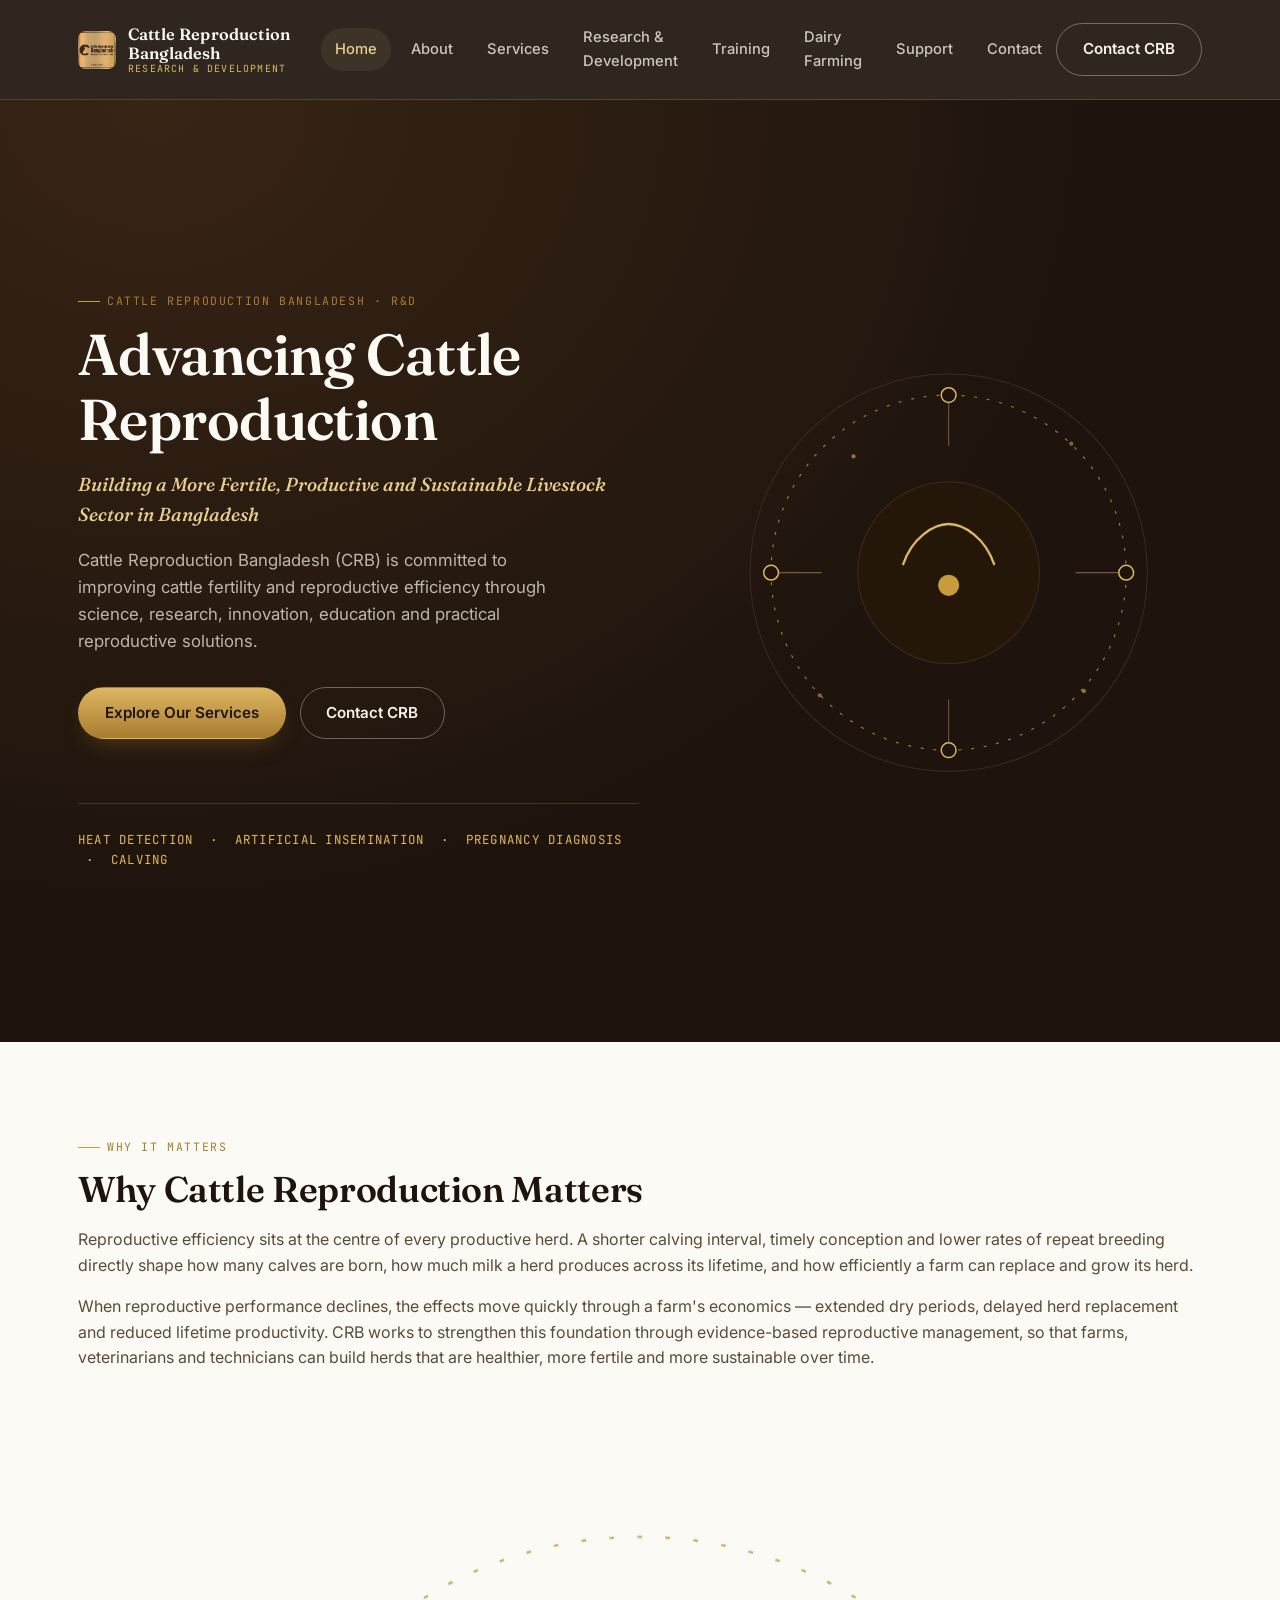
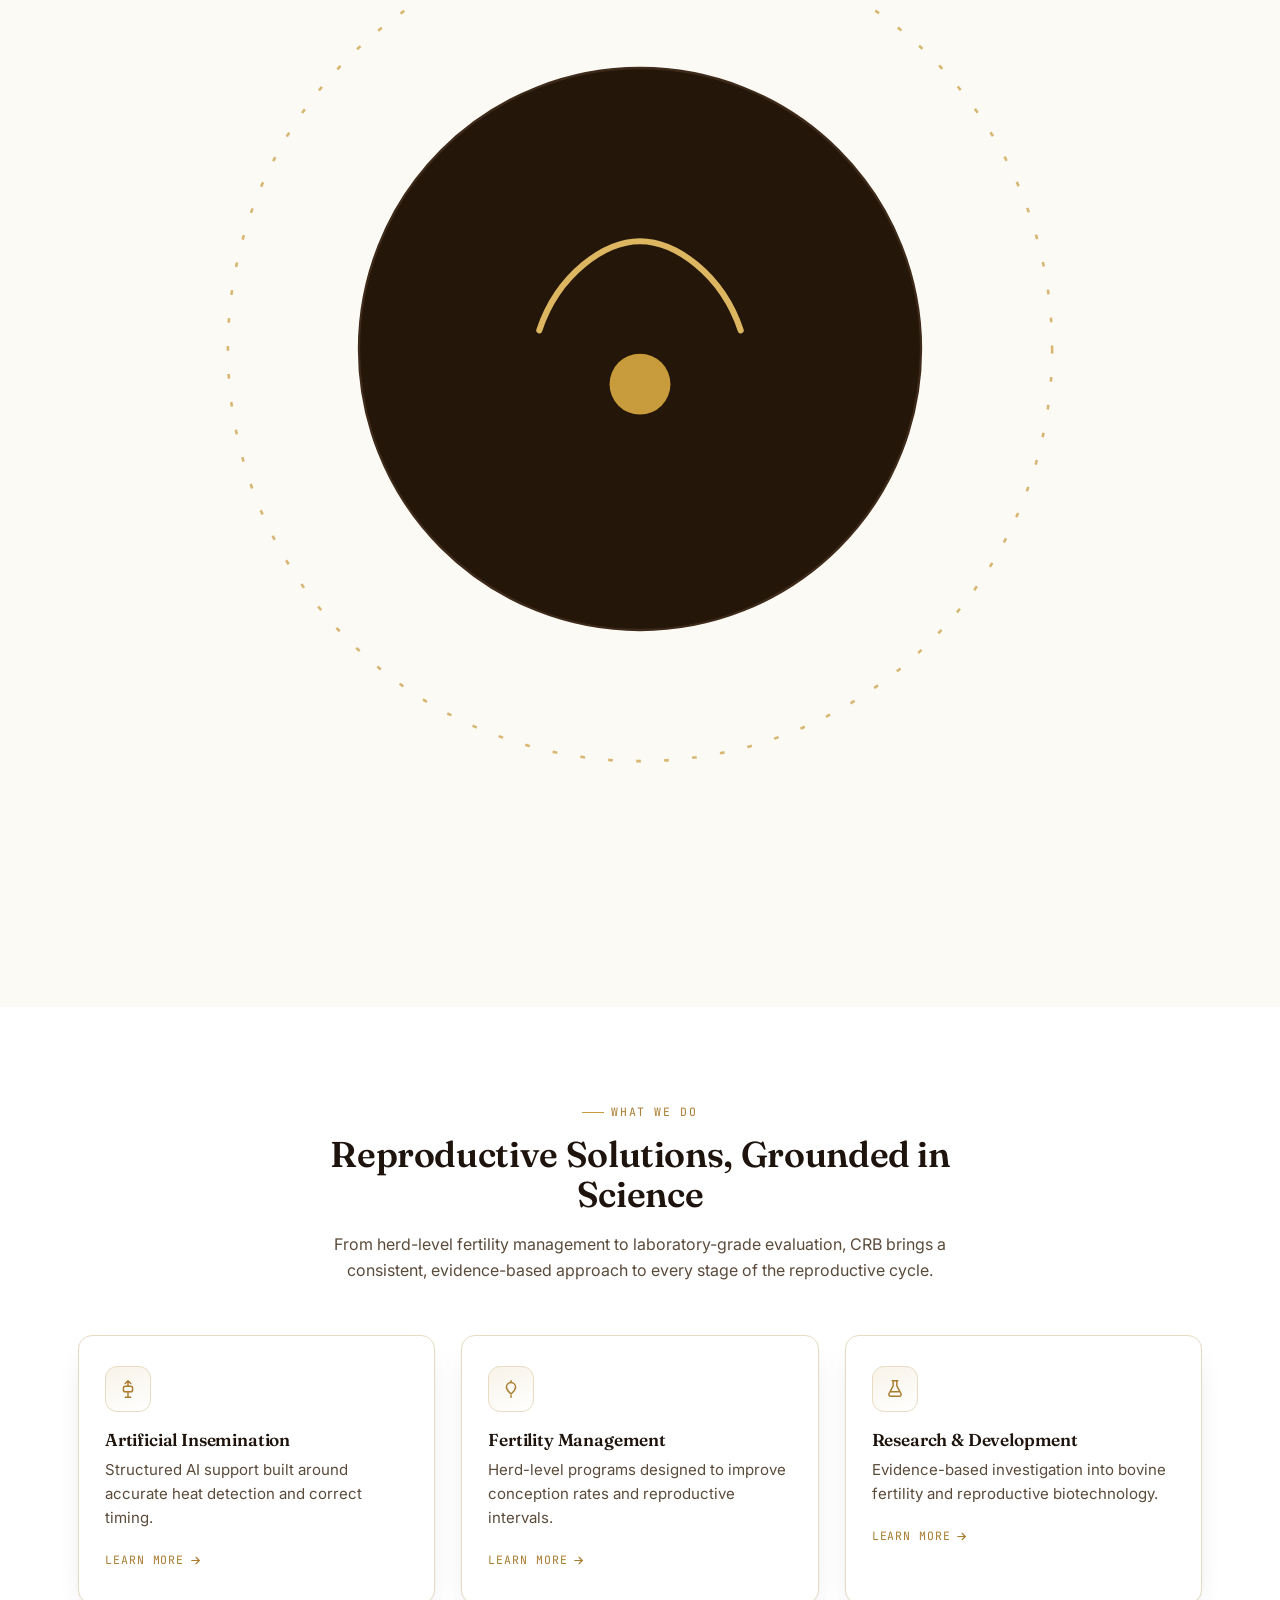
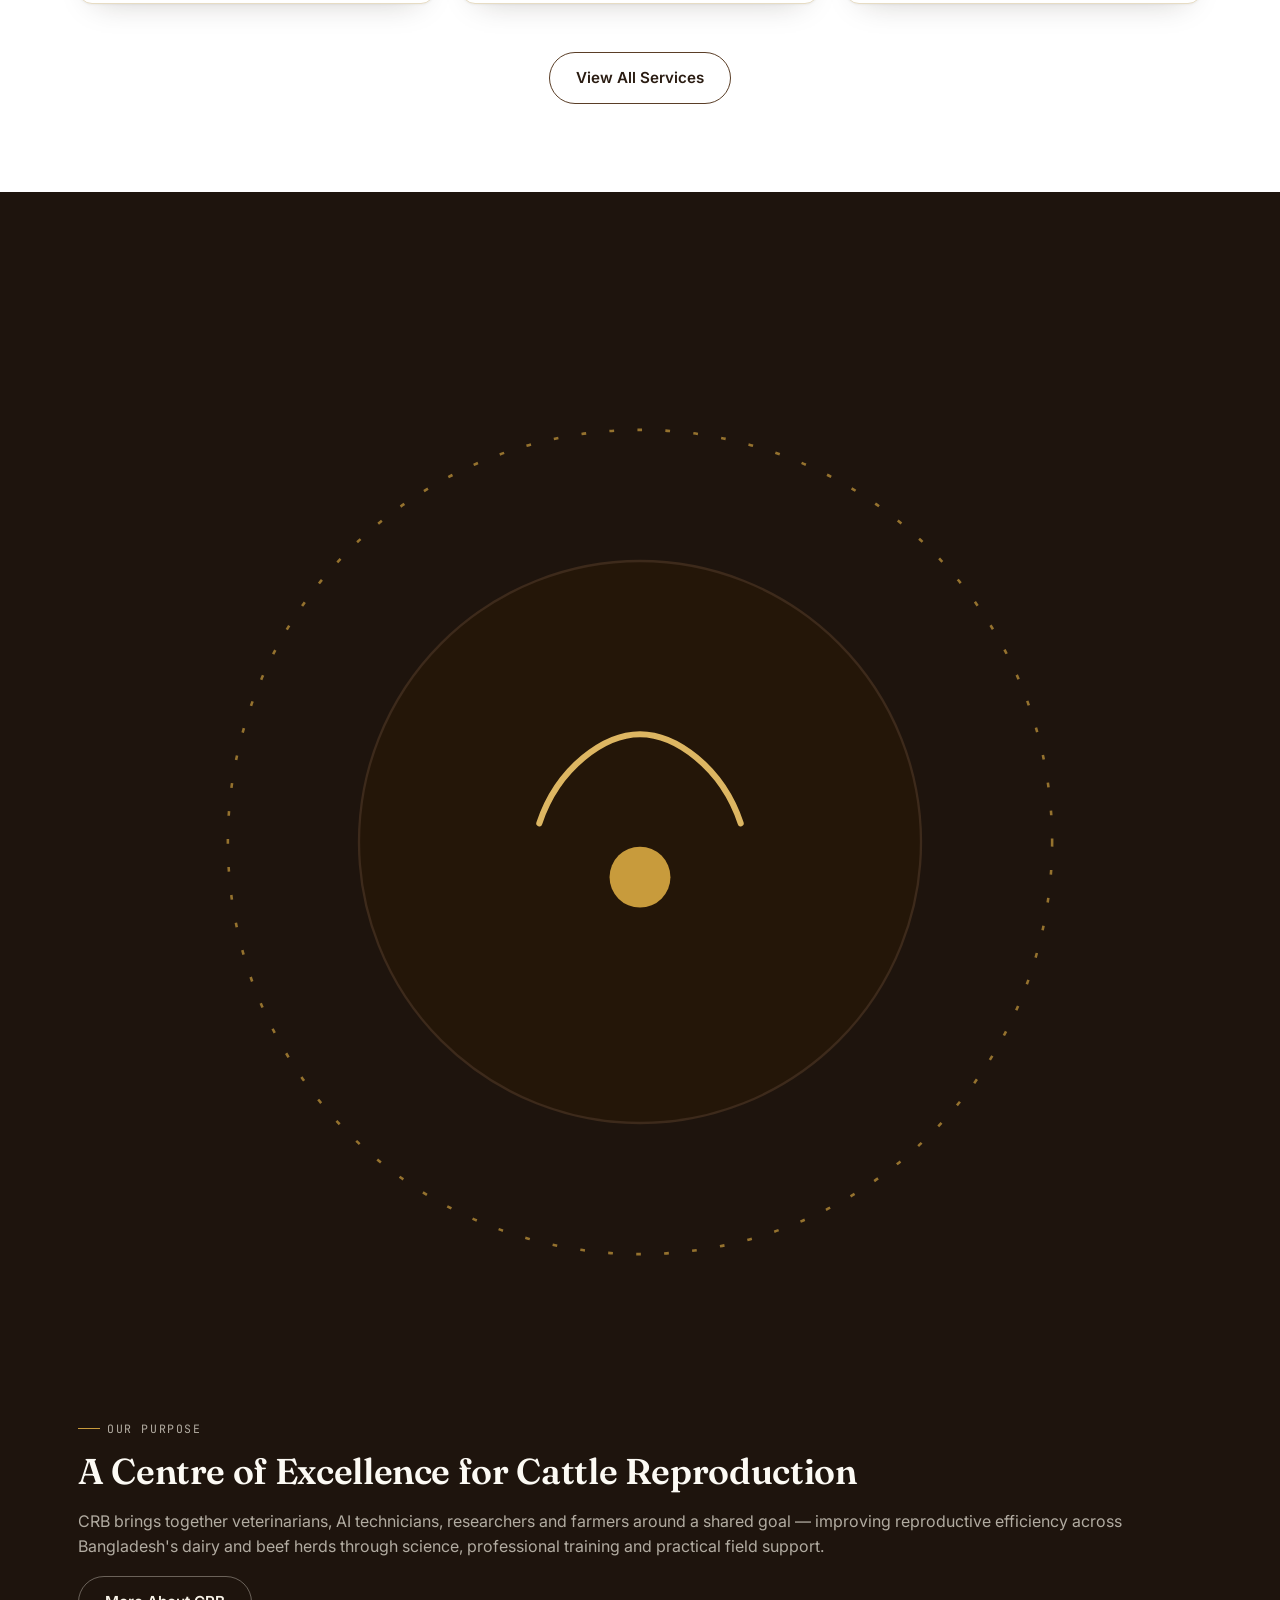
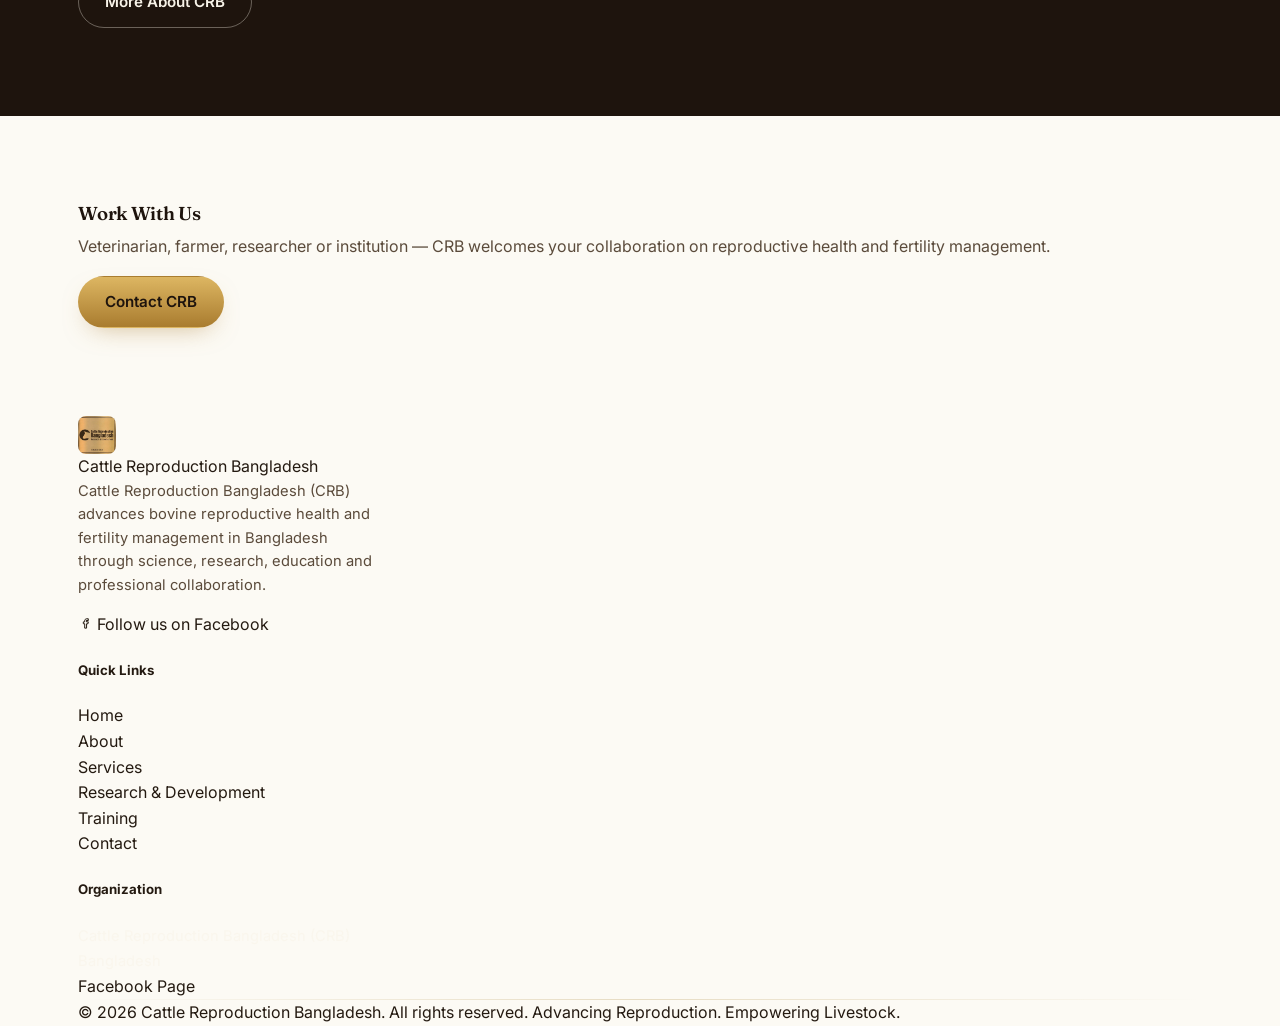
<file: index.html>
<!DOCTYPE html>
<html lang="en">
<head>
<meta charset="UTF-8">
<meta name="viewport" content="width=device-width, initial-scale=1.0">
<title>Home | Cattle Reproduction Bangladesh (CRB)</title>
<meta name="description" content="Cattle Reproduction Bangladesh (CRB) advances cattle reproductive health, fertility management, research and education across Bangladesh.">
<meta property="og:title" content="Home | Cattle Reproduction Bangladesh (CRB)">
<meta property="og:description" content="Cattle Reproduction Bangladesh (CRB) advances cattle reproductive health, fertility management, research and education across Bangladesh.">
<meta property="og:type" content="website">
<meta name="theme-color" content="#1E140D">
<link rel="icon" href="data:image/svg+xml,%3Csvg xmlns='http://www.w3.org/2000/svg' viewBox='0 0 40 40'%3E%3Crect width='40' height='40' rx='9' fill='%231E140D'/%3E%3Ccircle cx='20' cy='20' r='14.5' stroke='%23C89B3C' stroke-width='1.4'/%3E%3Cpath d='M11.5 17.5C13 12 17 9 20 9s7 3 8.5 8.5' stroke='%23DDB662' stroke-width='2' stroke-linecap='round' fill='none'/%3E%3Ccircle cx='20' cy='21' r='2.8' fill='%23C89B3C'/%3E%3C/svg%3E">
<link rel="preconnect" href="https://fonts.googleapis.com">
<link rel="stylesheet" href="style.css">
</head>
<body>
<a class="skip-link" href="#main-content">Skip to main content</a>
  <header class="site-header">
    <div class="header-inner">
      <a href="index.html" class="brand">
        <img src="1787755400803.jpg" alt="Cattle Reproduction Bangladesh Logo" class="brand-mark">
        <span class="brand-text">
          <span class="brand-name">Cattle Reproduction Bangladesh</span>
          <span class="brand-sub">Research &amp; Development</span>
        </span>
      </a>
      <nav class="main-nav" id="main-nav" aria-label="Primary">
      <a href="index.html" aria-current="page">Home</a>
      <a href="about.html">About</a>
      <a href="services.html">Services</a>
      <a href="research.html">Research & Development</a>
      <a href="training.html">Training</a>
      <a href="dairy-farming.html">Dairy Farming</a>
      <a href="support.html">Support</a>
      <a href="contact.html">Contact</a>
      </nav>
      <div class="header-actions">
        <a href="contact.html" class="btn btn-outline">Contact CRB</a>
        <button class="nav-toggle" aria-label="Toggle menu" aria-expanded="false" aria-controls="main-nav">
          <svg viewBox="0 0 24 24" fill="none" stroke="currentColor" stroke-width="1.8" stroke-linecap="round"><path d="M3 6h18M3 12h18M3 18h18"/></svg>
        </button>
      </div>
    </div>
  </header>
  <main id="main-content">
  <section class="hero">
    <div class="hero-inner">
      <div class="reveal">
        <p class="eyebrow">Cattle Reproduction Bangladesh &middot; R&amp;D</p>
        <h1>Advancing Cattle Reproduction</h1>
        <p class="lede">Building a More Fertile, Productive and Sustainable Livestock Sector in Bangladesh</p>
        <p class="desc">Cattle Reproduction Bangladesh (CRB) is committed to improving cattle fertility and reproductive efficiency through science, research, innovation, education and practical reproductive solutions.</p>
        <div class="hero-ctas">
          <a href="services.html" class="btn btn-gold">Explore Our Services</a>
          <a href="contact.html" class="btn btn-outline">Contact CRB</a>
        </div>
        <div class="tagline-strip">Heat Detection &nbsp;&middot;&nbsp; Artificial Insemination &nbsp;&middot;&nbsp; Pregnancy Diagnosis &nbsp;&middot;&nbsp; Calving</div>
      </div>
      <div class="hero-figure" aria-hidden="true">
<svg viewBox="0 0 480 480" fill="none" xmlns="http://www.w3.org/2000/svg">
  <circle cx="240" cy="240" r="188" stroke="#3D2A1B" stroke-width="1"/>
  <circle cx="240" cy="240" r="168" stroke="#C89B3C" stroke-width="1.1" stroke-dasharray="2 10" stroke-linecap="round" opacity="0.75"/>
  <line x1="240" y1="72" x2="240" y2="120" stroke="#7A5738" stroke-width="1"/>
  <line x1="408" y1="240" x2="360" y2="240" stroke="#7A5738" stroke-width="1"/>
  <line x1="240" y1="408" x2="240" y2="360" stroke="#7A5738" stroke-width="1"/>
  <line x1="72" y1="240" x2="120" y2="240" stroke="#7A5738" stroke-width="1"/>
  <circle cx="240" cy="72" r="7" fill="#1E140D" stroke="#DDB662" stroke-width="1.4"/>
  <circle cx="408" cy="240" r="7" fill="#1E140D" stroke="#DDB662" stroke-width="1.4"/>
  <circle cx="240" cy="408" r="7" fill="#1E140D" stroke="#DDB662" stroke-width="1.4"/>
  <circle cx="72" cy="240" r="7" fill="#1E140D" stroke="#DDB662" stroke-width="1.4"/>
  <circle cx="240" cy="240" r="86" fill="#241608" stroke="#3D2A1B" stroke-width="1"/>
  <path d="M197 232c8-24 28-38 43-38s35 14 43 38" stroke="#DDB662" stroke-width="2.2" stroke-linecap="round"/>
  <circle cx="240" cy="252" r="10" fill="#C89B3C"/>
  <circle cx="150" cy="130" r="2" fill="#DDB662" opacity="0.6"/>
  <circle cx="356" cy="118" r="2" fill="#DDB662" opacity="0.5"/>
  <circle cx="118" cy="356" r="2" fill="#DDB662" opacity="0.5"/>
  <circle cx="368" cy="352" r="2" fill="#DDB662" opacity="0.6"/>
</svg>
</div>
    </div>
  </section>

  <section class="section-cream">
    <div class="container">
      <div class="split">
        <div class="reveal">
          <p class="eyebrow">Why It Matters</p>
          <h2>Why Cattle Reproduction Matters</h2>
          <p>Reproductive efficiency sits at the centre of every productive herd. A shorter calving interval, timely conception and lower rates of repeat breeding directly shape how many calves are born, how much milk a herd produces across its lifetime, and how efficiently a farm can replace and grow its herd.</p>
          <p>When reproductive performance declines, the effects move quickly through a farm's economics &mdash; extended dry periods, delayed herd replacement and reduced lifetime productivity. CRB works to strengthen this foundation through evidence-based reproductive management, so that farms, veterinarians and technicians can build herds that are healthier, more fertile and more sustainable over time.</p>
        </div>
        <div class="split-media reveal">
          <div class="emblem-frame"><svg viewBox="0 0 480 480" fill="none" xmlns="http://www.w3.org/2000/svg">
  <circle cx="240" cy="240" r="176" stroke="#C89B3C" stroke-width="1.1" stroke-dasharray="2 10" opacity="0.7"/>
  <circle cx="240" cy="240" r="120" fill="#241608" stroke="#3D2A1B" stroke-width="1"/>
  <path d="M197 232c8-24 28-38 43-38s35 14 43 38" stroke="#DDB662" stroke-width="2.6" stroke-linecap="round"/>
  <circle cx="240" cy="255" r="13" fill="#C89B3C"/>
</svg></div>
        </div>
      </div>
    </div>
  </section>

  <section class="section-white">
    <div class="container">
      <div class="section-head center reveal">
        <p class="eyebrow" style="justify-content:center;">What We Do</p>
        <h2>Reproductive Solutions, Grounded in Science</h2>
        <p>From herd-level fertility management to laboratory-grade evaluation, CRB brings a consistent, evidence-based approach to every stage of the reproductive cycle.</p>
      </div>
      <div class="grid grid-3">
        <div class="card reveal">
          <div class="card-icon"><svg viewBox="0 0 24 24" width="22" height="22" fill="none" stroke="currentColor" stroke-width="1.6" stroke-linecap="round" stroke-linejoin="round"><path d="M12 3v6M12 3l3 3M12 3 9 6"/><rect x="7" y="9" width="10" height="6" rx="2"/><path d="M12 15v6M9 21h6"/></svg></div>
          <h3>Artificial Insemination</h3>
          <p>Structured AI support built around accurate heat detection and correct timing.</p>
          <a class="card-link" href="services.html">Learn More <svg viewBox="0 0 24 24" fill="none" stroke="currentColor" stroke-width="2" stroke-linecap="round" stroke-linejoin="round"><path d="M5 12h14"/><path d="M13 6l6 6-6 6"/></svg></a>
        </div>
        <div class="card reveal">
          <div class="card-icon"><svg viewBox="0 0 24 24" width="22" height="22" fill="none" stroke="currentColor" stroke-width="1.6" stroke-linecap="round" stroke-linejoin="round"><path d="M12 5a5 5 0 0 1 5 5c0 3-2.2 4.6-5 7.5C9.2 14.6 7 13 7 10a5 5 0 0 1 5-5Z"/><path d="M12 3v2M12 19v2"/></svg></div>
          <h3>Fertility Management</h3>
          <p>Herd-level programs designed to improve conception rates and reproductive intervals.</p>
          <a class="card-link" href="services.html">Learn More <svg viewBox="0 0 24 24" fill="none" stroke="currentColor" stroke-width="2" stroke-linecap="round" stroke-linejoin="round"><path d="M5 12h14"/><path d="M13 6l6 6-6 6"/></svg></a>
        </div>
        <div class="card reveal">
          <div class="card-icon"><svg viewBox="0 0 24 24" width="22" height="22" fill="none" stroke="currentColor" stroke-width="1.6" stroke-linecap="round" stroke-linejoin="round"><path d="M9 3h6"/><path d="M10 3v5.5L5.5 17a2 2 0 0 0 1.8 3h9.4a2 2 0 0 0 1.8-3L14 8.5V3"/><path d="M8 15h8"/></svg></div>
          <h3>Research &amp; Development</h3>
          <p>Evidence-based investigation into bovine fertility and reproductive biotechnology.</p>
          <a class="card-link" href="research.html">Learn More <svg viewBox="0 0 24 24" fill="none" stroke="currentColor" stroke-width="2" stroke-linecap="round" stroke-linejoin="round"><path d="M5 12h14"/><path d="M13 6l6 6-6 6"/></svg></a>
        </div>
      </div>
      <div class="section-foot" style="text-align:center;">
        <a href="services.html" class="btn btn-outline-dark">View All Services</a>
      </div>
    </div>
  </section>

  <section class="section-dark">
    <div class="container">
      <div class="split reverse">
        <div class="split-media reveal">
          <div class="emblem-frame"><svg viewBox="0 0 480 480" fill="none" xmlns="http://www.w3.org/2000/svg">
  <circle cx="240" cy="240" r="176" stroke="#C89B3C" stroke-width="1.1" stroke-dasharray="2 10" opacity="0.7"/>
  <circle cx="240" cy="240" r="120" fill="#241608" stroke="#3D2A1B" stroke-width="1"/>
  <path d="M197 232c8-24 28-38 43-38s35 14 43 38" stroke="#DDB662" stroke-width="2.6" stroke-linecap="round"/>
  <circle cx="240" cy="255" r="13" fill="#C89B3C"/>
</svg></div>
        </div>
        <div class="reveal">
          <p class="eyebrow">Our Purpose</p>
          <h2>A Centre of Excellence for Cattle Reproduction</h2>
          <p>CRB brings together veterinarians, AI technicians, researchers and farmers around a shared goal &mdash; improving reproductive efficiency across Bangladesh's dairy and beef herds through science, professional training and practical field support.</p>
          <a href="about.html" class="btn btn-outline">More About CRB</a>
        </div>
      </div>
    </div>
  </section>

  <section class="section-cream">
    <div class="container">
      <div class="cta-banner reveal">
        <div>
          <h3>Work With Us</h3>
          <p>Veterinarian, farmer, researcher or institution &mdash; CRB welcomes your collaboration on reproductive health and fertility management.</p>
        </div>
        <a href="contact.html" class="btn btn-gold">Contact CRB</a>
      </div>
    </div>
  </section>
  </main>
  <footer class="site-footer">
    <div class="container">
      <div class="footer-grid">
        <div>
          <div class="footer-brand">
            <img src="1787755400803.jpg" alt="Cattle Reproduction Bangladesh Logo" class="brand-mark">
            <span class="footer-brand-name">Cattle Reproduction Bangladesh</span>
          </div>
          <p style="max-width:34ch; font-size:.92rem;">Cattle Reproduction Bangladesh (CRB) advances bovine reproductive health and fertility management in Bangladesh through science, research, education and professional collaboration.</p>
          <a class="social-btn" href="https://www.facebook.com/share/1JZMtWLhfo/" target="_blank" rel="noopener">
            <svg viewBox="0 0 24 24" width="15" height="15" fill="none" stroke="currentColor" stroke-width="1.6" stroke-linecap="round" stroke-linejoin="round"><path d="M14 9h2.5V6H14c-2 0-3.3 1.4-3.3 3.5V11H8.5v3H10.7v7h3V14h2.3l.5-3H13.7v-1.3c0-.7.4-1.1 1.1-1.1Z"/></svg> Follow us on Facebook
          </a>
        </div>
        <div>
          <h5>Quick Links</h5>
          <ul>
            <li><a href="index.html">Home</a></li>
            <li><a href="about.html">About</a></li>
            <li><a href="services.html">Services</a></li>
            <li><a href="research.html">Research &amp; Development</a></li>
            <li><a href="training.html">Training</a></li>
            <li><a href="contact.html">Contact</a></li>
          </ul>
        </div>
        <div>
          <h5>Organization</h5>
          <ul>
            <li><span style="color:rgba(248,243,232,0.62); font-size:.92rem;">Cattle Reproduction Bangladesh (CRB)</span></li>
            <li><span style="color:rgba(248,243,232,0.62); font-size:.92rem;">Bangladesh</span></li>
            <li><a href="https://www.facebook.com/share/1JZMtWLhfo/" target="_blank" rel="noopener">Facebook Page</a></li>
          </ul>
        </div>
      </div>
      <div class="divider"></div>
      <div class="footer-bottom">
        <span>&copy; <span id="year">2026</span> Cattle Reproduction Bangladesh. All rights reserved.</span>
        <span>Advancing Reproduction. Empowering Livestock.</span>
      </div>
    </div>
  </footer>
<script src="script.js"></script>
</body>
</html>
</file>
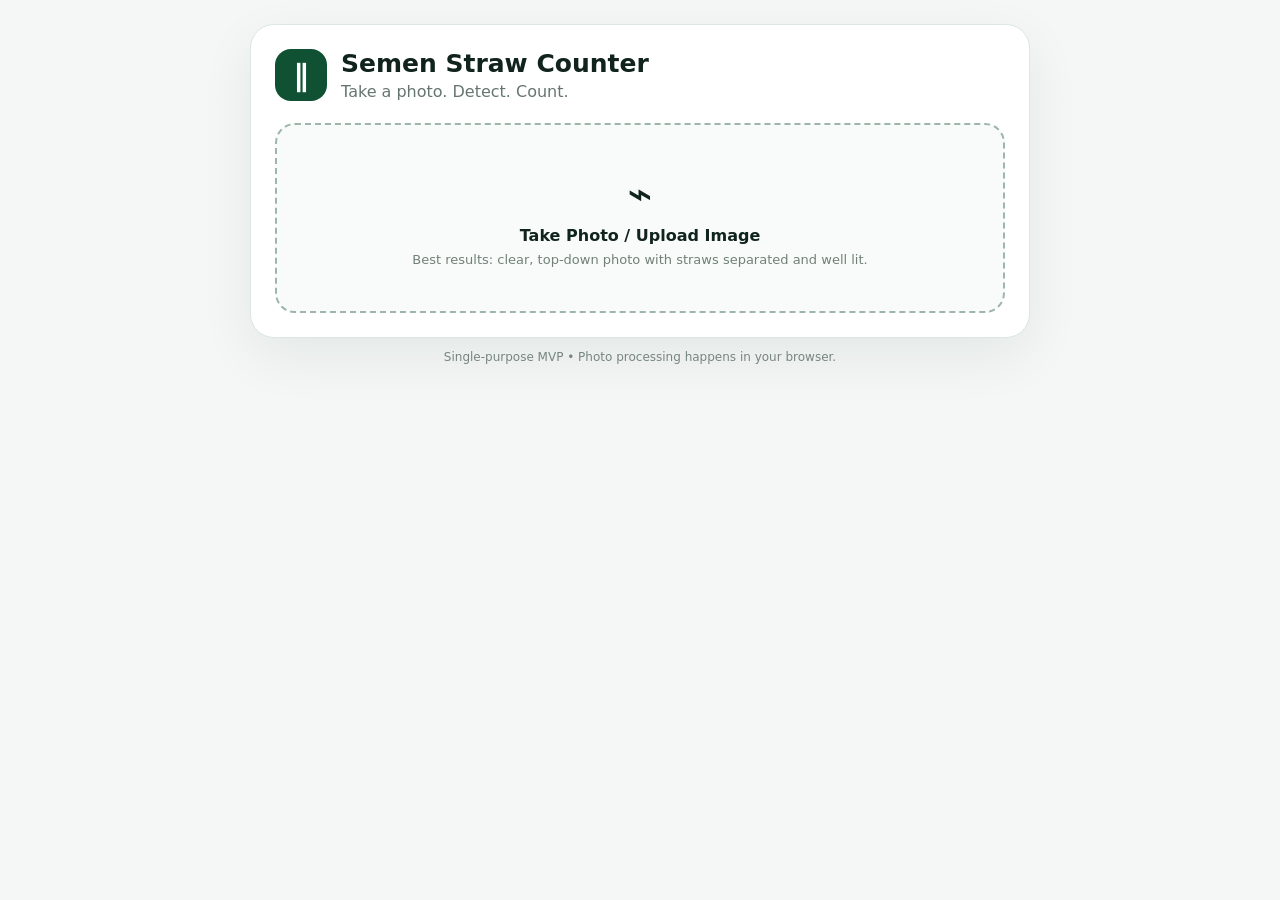
<file: straw-counter/index.html>
<!doctype html>
<html lang="en"><head><meta charset="utf-8"><meta name="viewport" content="width=device-width,initial-scale=1"><meta name="theme-color" content="#0f5132"><title>Semen Straw Counter</title><link rel="stylesheet" href="./style.css"></head>
<body><main><section class="card"><header><div class="logo">∥</div><div><h1>Semen Straw Counter</h1><p>Take a photo. Detect. Count.</p></div></header>
<label class="drop" for="photo"><div class="cam">⌁</div><b>Take Photo / Upload Image</b><span>Best results: clear, top-down photo with straws separated and well lit.</span><input id="photo" type="file" accept="image/*" capture="environment"></label>
<section id="work" hidden><div class="stage"><canvas id="canvas"></canvas></div><div class="total"><span>NUMBER OF STRAWS</span><strong id="count">0</strong></div><p id="status">Detection result is an estimate. Verify the marked straws.</p><div class="actions"><button id="again">Analyze another photo</button><button id="minus">− 1</button><button id="plus">+ 1</button></div></section>
</section><footer>Single-purpose MVP • Photo processing happens in your browser.</footer></main><script src="./app.js"></script></body></html>
</file>
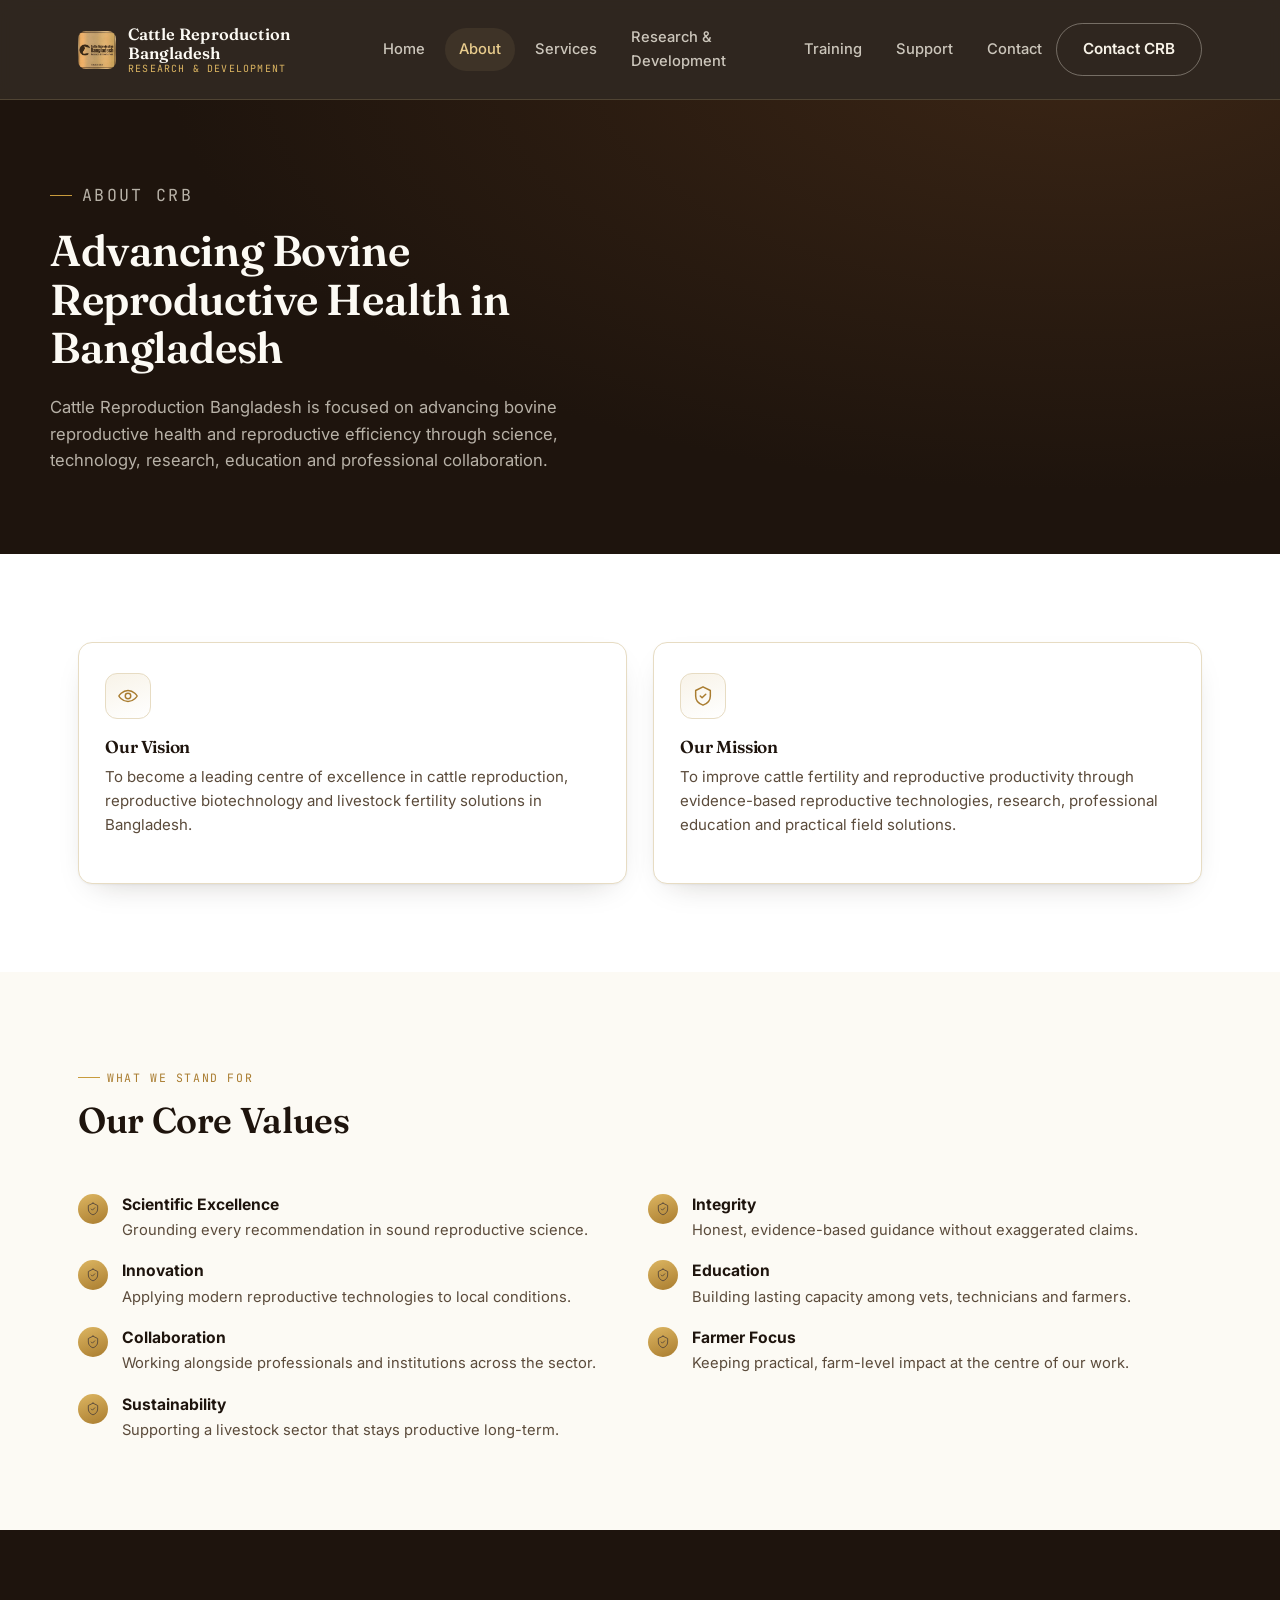
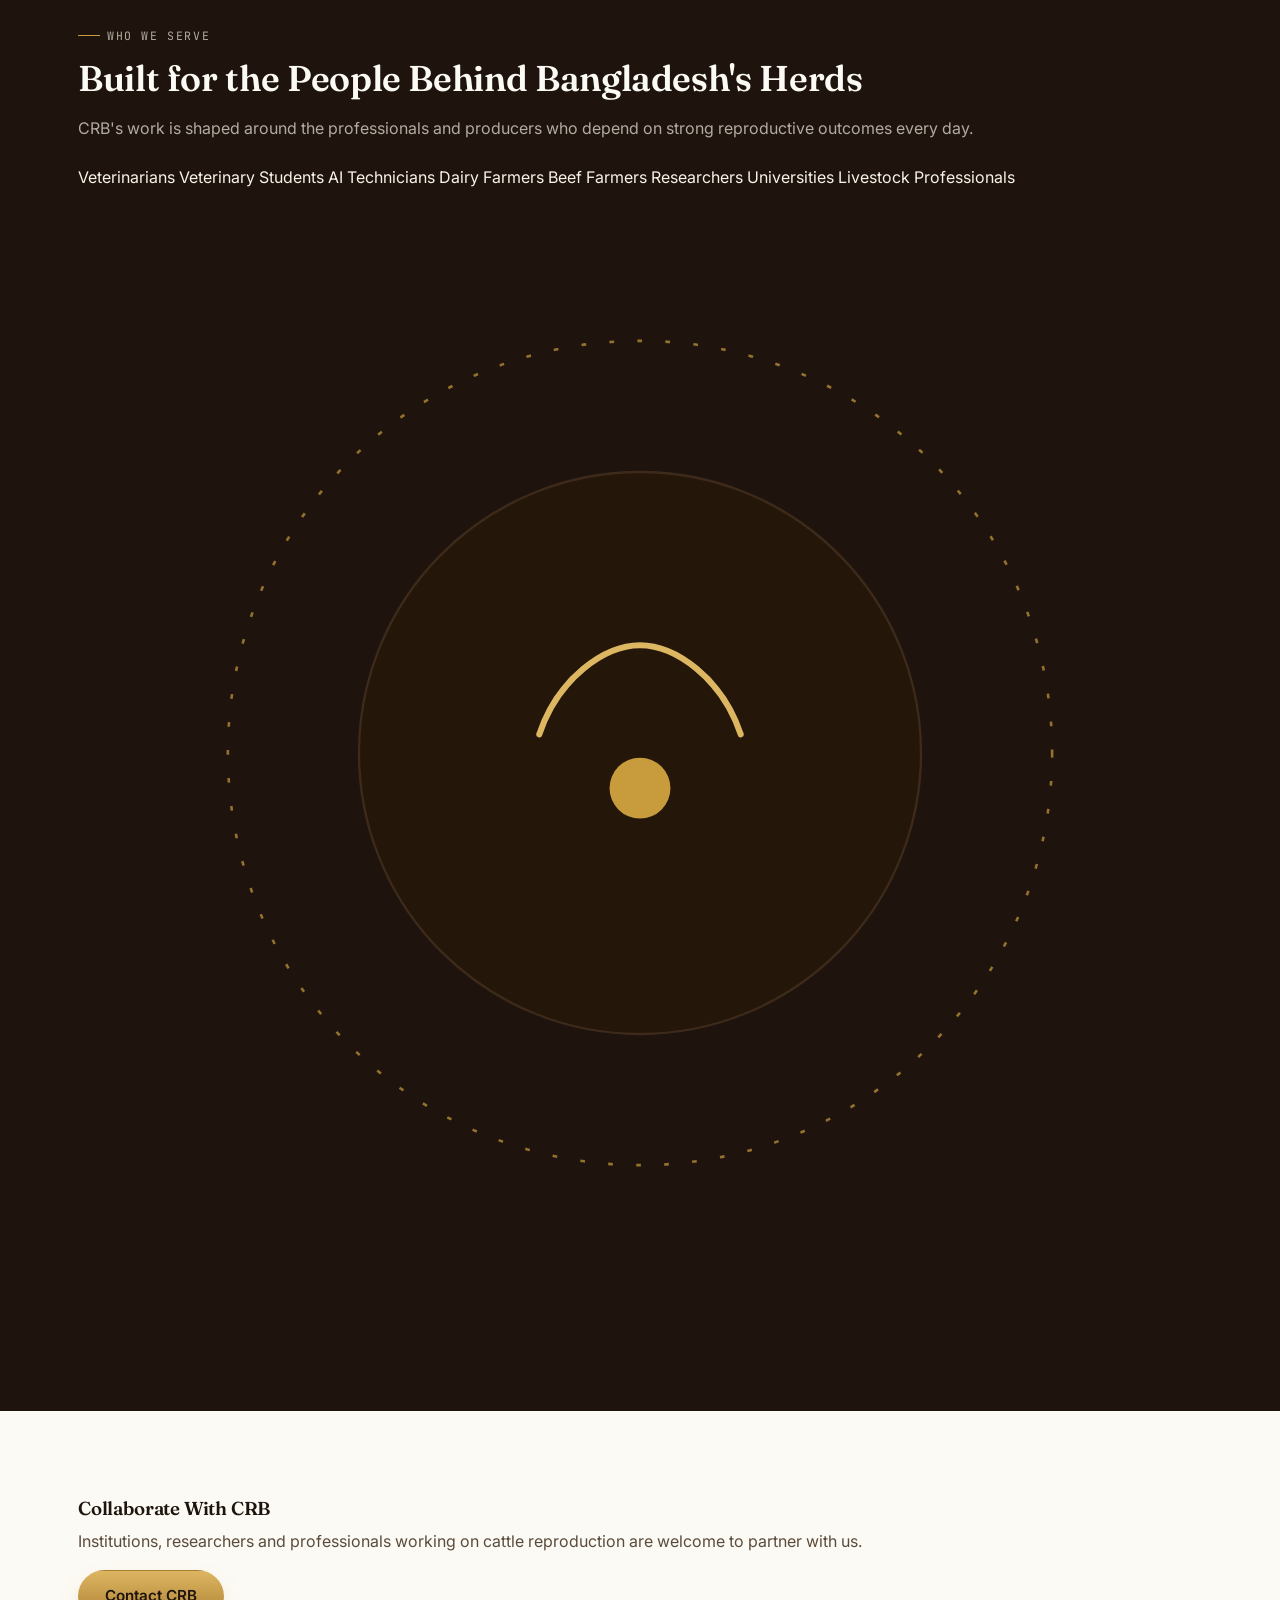
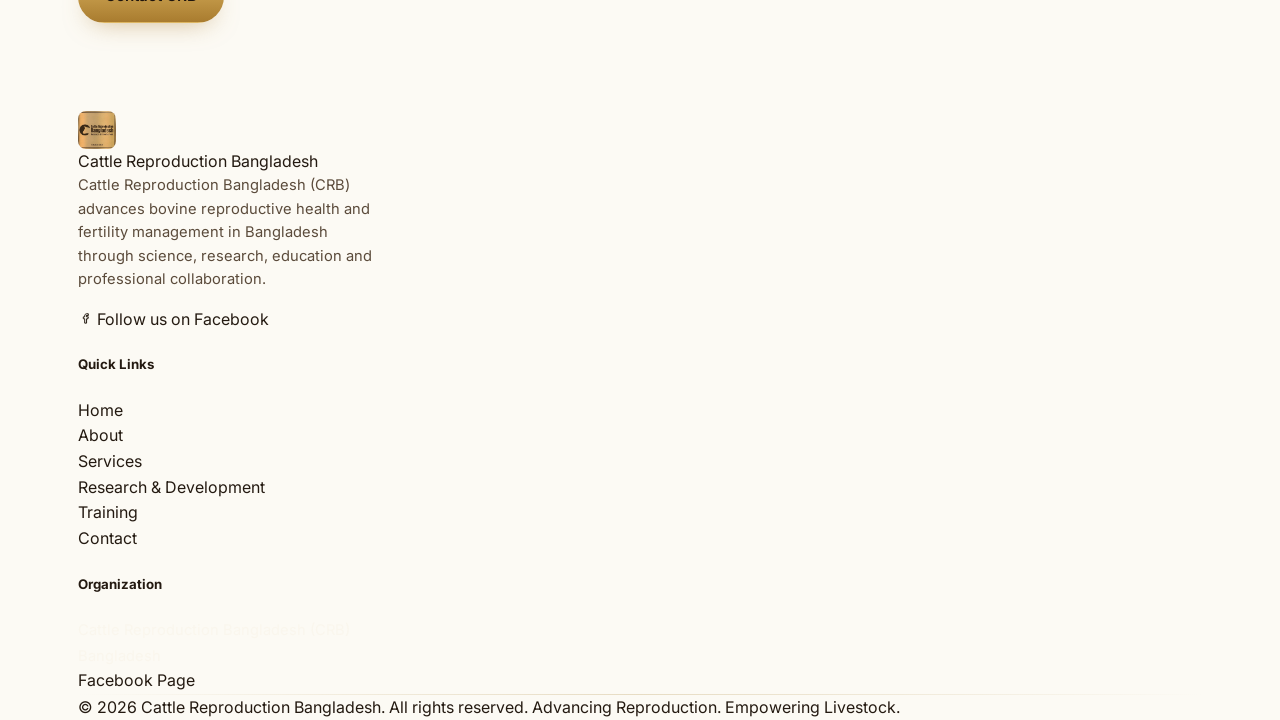
<file: about.html>
<!DOCTYPE html>
<html lang="en">
<head>
<meta charset="UTF-8">
<meta name="viewport" content="width=device-width, initial-scale=1.0">
<title>About Us | Cattle Reproduction Bangladesh (CRB)</title>
<meta name="description" content="Learn about CRB's vision, mission and core values in advancing cattle reproductive health in Bangladesh.">
<meta property="og:title" content="About Us | Cattle Reproduction Bangladesh (CRB)">
<meta property="og:description" content="Learn about CRB's vision, mission and core values in advancing cattle reproductive health in Bangladesh.">
<meta property="og:type" content="website">
<meta name="theme-color" content="#1E140D">
<link rel="icon" href="data:image/svg+xml,%3Csvg xmlns='http://www.w3.org/2000/svg' viewBox='0 0 40 40'%3E%3Crect width='40' height='40' rx='9' fill='%231E140D'/%3E%3Ccircle cx='20' cy='20' r='14.5' stroke='%23C89B3C' stroke-width='1.4'/%3E%3Cpath d='M11.5 17.5C13 12 17 9 20 9s7 3 8.5 8.5' stroke='%23DDB662' stroke-width='2' stroke-linecap='round' fill='none'/%3E%3Ccircle cx='20' cy='21' r='2.8' fill='%23C89B3C'/%3E%3C/svg%3E">
<link rel="preconnect" href="https://fonts.googleapis.com">
<link rel="stylesheet" href="style.css">
</head>
<body>
<a class="skip-link" href="#main-content">Skip to main content</a>
  <header class="site-header">
    <div class="header-inner">
      <a href="index.html" class="brand">
        <img src="1787755400803.jpg" alt="Cattle Reproduction Bangladesh Logo" class="brand-mark">
        <span class="brand-text">
          <span class="brand-name">Cattle Reproduction Bangladesh</span>
          <span class="brand-sub">Research &amp; Development</span>
        </span>
      </a>
      <nav class="main-nav" id="main-nav" aria-label="Primary">
      <a href="index.html">Home</a>
      <a href="about.html" aria-current="page">About</a>
      <a href="services.html">Services</a>
      <a href="research.html">Research & Development</a>
      <a href="training.html">Training</a>
      <a href="support.html">Support</a>
      <a href="contact.html">Contact</a>
      </nav>
      <div class="header-actions">
        <a href="contact.html" class="btn btn-outline">Contact CRB</a>
        <button class="nav-toggle" aria-label="Toggle menu" aria-expanded="false" aria-controls="main-nav">
          <svg viewBox="0 0 24 24" fill="none" stroke="currentColor" stroke-width="1.8" stroke-linecap="round"><path d="M3 6h18M3 12h18M3 18h18"/></svg>
        </button>
      </div>
    </div>
  </header>
  <main id="main-content">
  <section class="page-header">
    <div class="page-header-inner reveal">
      <p class="eyebrow">About CRB</p>
      <h1>Advancing Bovine Reproductive Health in Bangladesh</h1>
      <p>Cattle Reproduction Bangladesh is focused on advancing bovine reproductive health and reproductive efficiency through science, technology, research, education and professional collaboration.</p>
    </div>
  </section>

  <section class="section-white">
    <div class="container">
      <div class="grid grid-2" style="gap:26px;">
        <div class="card reveal">
          <div class="card-icon"><svg viewBox="0 0 24 24" width="22" height="22" fill="none" stroke="currentColor" stroke-width="1.6" stroke-linecap="round" stroke-linejoin="round"><path d="M2 12s3.5-6 10-6 10 6 10 6-3.5 6-10 6-10-6-10-6Z"/><circle cx="12" cy="12" r="3"/></svg></div>
          <h3>Our Vision</h3>
          <p>To become a leading centre of excellence in cattle reproduction, reproductive biotechnology and livestock fertility solutions in Bangladesh.</p>
        </div>
        <div class="card reveal">
          <div class="card-icon"><svg viewBox="0 0 24 24" width="22" height="22" fill="none" stroke="currentColor" stroke-width="1.6" stroke-linecap="round" stroke-linejoin="round"><path d="M12 2 4 6v6c0 5 3.5 8.5 8 10 4.5-1.5 8-5 8-10V6l-8-4Z"/><path d="M9 12l2 2 4-4"/></svg></div>
          <h3>Our Mission</h3>
          <p>To improve cattle fertility and reproductive productivity through evidence-based reproductive technologies, research, professional education and practical field solutions.</p>
        </div>
      </div>
    </div>
  </section>

  <section class="section-cream">
    <div class="container">
      <div class="section-head reveal">
        <p class="eyebrow">What We Stand For</p>
        <h2>Our Core Values</h2>
      </div>
      <div class="check-list grid grid-2">
        <div class="check-row reveal"><span class="check-icon"><svg viewBox="0 0 24 24" width="14" height="14" fill="none" stroke="currentColor" stroke-width="1.6" stroke-linecap="round" stroke-linejoin="round"><path d="M12 2 4 6v6c0 5 3.5 8.5 8 10 4.5-1.5 8-5 8-10V6l-8-4Z"/><path d="M9 12l2 2 4-4"/></svg></span><span><strong>Scientific Excellence</strong><span>Grounding every recommendation in sound reproductive science.</span></span></div>
        <div class="check-row reveal"><span class="check-icon"><svg viewBox="0 0 24 24" width="14" height="14" fill="none" stroke="currentColor" stroke-width="1.6" stroke-linecap="round" stroke-linejoin="round"><path d="M12 2 4 6v6c0 5 3.5 8.5 8 10 4.5-1.5 8-5 8-10V6l-8-4Z"/><path d="M9 12l2 2 4-4"/></svg></span><span><strong>Integrity</strong><span>Honest, evidence-based guidance without exaggerated claims.</span></span></div>
        <div class="check-row reveal"><span class="check-icon"><svg viewBox="0 0 24 24" width="14" height="14" fill="none" stroke="currentColor" stroke-width="1.6" stroke-linecap="round" stroke-linejoin="round"><path d="M12 2 4 6v6c0 5 3.5 8.5 8 10 4.5-1.5 8-5 8-10V6l-8-4Z"/><path d="M9 12l2 2 4-4"/></svg></span><span><strong>Innovation</strong><span>Applying modern reproductive technologies to local conditions.</span></span></div>
        <div class="check-row reveal"><span class="check-icon"><svg viewBox="0 0 24 24" width="14" height="14" fill="none" stroke="currentColor" stroke-width="1.6" stroke-linecap="round" stroke-linejoin="round"><path d="M12 2 4 6v6c0 5 3.5 8.5 8 10 4.5-1.5 8-5 8-10V6l-8-4Z"/><path d="M9 12l2 2 4-4"/></svg></span><span><strong>Education</strong><span>Building lasting capacity among vets, technicians and farmers.</span></span></div>
        <div class="check-row reveal"><span class="check-icon"><svg viewBox="0 0 24 24" width="14" height="14" fill="none" stroke="currentColor" stroke-width="1.6" stroke-linecap="round" stroke-linejoin="round"><path d="M12 2 4 6v6c0 5 3.5 8.5 8 10 4.5-1.5 8-5 8-10V6l-8-4Z"/><path d="M9 12l2 2 4-4"/></svg></span><span><strong>Collaboration</strong><span>Working alongside professionals and institutions across the sector.</span></span></div>
        <div class="check-row reveal"><span class="check-icon"><svg viewBox="0 0 24 24" width="14" height="14" fill="none" stroke="currentColor" stroke-width="1.6" stroke-linecap="round" stroke-linejoin="round"><path d="M12 2 4 6v6c0 5 3.5 8.5 8 10 4.5-1.5 8-5 8-10V6l-8-4Z"/><path d="M9 12l2 2 4-4"/></svg></span><span><strong>Farmer Focus</strong><span>Keeping practical, farm-level impact at the centre of our work.</span></span></div>
        <div class="check-row reveal"><span class="check-icon"><svg viewBox="0 0 24 24" width="14" height="14" fill="none" stroke="currentColor" stroke-width="1.6" stroke-linecap="round" stroke-linejoin="round"><path d="M12 2 4 6v6c0 5 3.5 8.5 8 10 4.5-1.5 8-5 8-10V6l-8-4Z"/><path d="M9 12l2 2 4-4"/></svg></span><span><strong>Sustainability</strong><span>Supporting a livestock sector that stays productive long-term.</span></span></div>
      </div>
    </div>
  </section>

  <section class="section-dark">
    <div class="container">
      <div class="split">
        <div class="reveal">
          <p class="eyebrow">Who We Serve</p>
          <h2>Built for the People Behind Bangladesh's Herds</h2>
          <p>CRB's work is shaped around the professionals and producers who depend on strong reproductive outcomes every day.</p>
          <div class="tag-row" style="margin-top:1.5em;">
            <span class="tag">Veterinarians</span>
            <span class="tag">Veterinary Students</span>
            <span class="tag">AI Technicians</span>
            <span class="tag">Dairy Farmers</span>
            <span class="tag">Beef Farmers</span>
            <span class="tag">Researchers</span>
            <span class="tag">Universities</span>
            <span class="tag">Livestock Professionals</span>
          </div>
        </div>
        <div class="split-media reveal">
          <div class="emblem-frame"><svg viewBox="0 0 480 480" fill="none" xmlns="http://www.w3.org/2000/svg">
  <circle cx="240" cy="240" r="176" stroke="#C89B3C" stroke-width="1.1" stroke-dasharray="2 10" opacity="0.7"/>
  <circle cx="240" cy="240" r="120" fill="#241608" stroke="#3D2A1B" stroke-width="1"/>
  <path d="M197 232c8-24 28-38 43-38s35 14 43 38" stroke="#DDB662" stroke-width="2.6" stroke-linecap="round"/>
  <circle cx="240" cy="255" r="13" fill="#C89B3C"/>
</svg></div>
        </div>
      </div>
    </div>
  </section>

  <section class="section-cream">
    <div class="container">
      <div class="cta-banner reveal">
        <div>
          <h3>Collaborate With CRB</h3>
          <p>Institutions, researchers and professionals working on cattle reproduction are welcome to partner with us.</p>
        </div>
        <a href="contact.html" class="btn btn-gold">Contact CRB</a>
      </div>
    </div>
  </section>
  </main>
  <footer class="site-footer">
    <div class="container">
      <div class="footer-grid">
        <div>
          <div class="footer-brand">
            <img src="1787755400803.jpg" alt="Cattle Reproduction Bangladesh Logo" class="brand-mark">
            <span class="footer-brand-name">Cattle Reproduction Bangladesh</span>
          </div>
          <p style="max-width:34ch; font-size:.92rem;">Cattle Reproduction Bangladesh (CRB) advances bovine reproductive health and fertility management in Bangladesh through science, research, education and professional collaboration.</p>
          <a class="social-btn" href="https://www.facebook.com/share/1JZMtWLhfo/" target="_blank" rel="noopener">
            <svg viewBox="0 0 24 24" width="15" height="15" fill="none" stroke="currentColor" stroke-width="1.6" stroke-linecap="round" stroke-linejoin="round"><path d="M14 9h2.5V6H14c-2 0-3.3 1.4-3.3 3.5V11H8.5v3H10.7v7h3V14h2.3l.5-3H13.7v-1.3c0-.7.4-1.1 1.1-1.1Z"/></svg> Follow us on Facebook
          </a>
        </div>
        <div>
          <h5>Quick Links</h5>
          <ul>
            <li><a href="index.html">Home</a></li>
            <li><a href="about.html">About</a></li>
            <li><a href="services.html">Services</a></li>
            <li><a href="research.html">Research &amp; Development</a></li>
            <li><a href="training.html">Training</a></li>
            <li><a href="contact.html">Contact</a></li>
          </ul>
        </div>
        <div>
          <h5>Organization</h5>
          <ul>
            <li><span style="color:rgba(248,243,232,0.62); font-size:.92rem;">Cattle Reproduction Bangladesh (CRB)</span></li>
            <li><span style="color:rgba(248,243,232,0.62); font-size:.92rem;">Bangladesh</span></li>
            <li><a href="https://www.facebook.com/share/1JZMtWLhfo/" target="_blank" rel="noopener">Facebook Page</a></li>
          </ul>
        </div>
      </div>
      <div class="divider"></div>
      <div class="footer-bottom">
        <span>&copy; <span id="year">2026</span> Cattle Reproduction Bangladesh. All rights reserved.</span>
        <span>Advancing Reproduction. Empowering Livestock.</span>
      </div>
    </div>
  </footer>
<script src="script.js"></script>
</body>
</html>
</file>
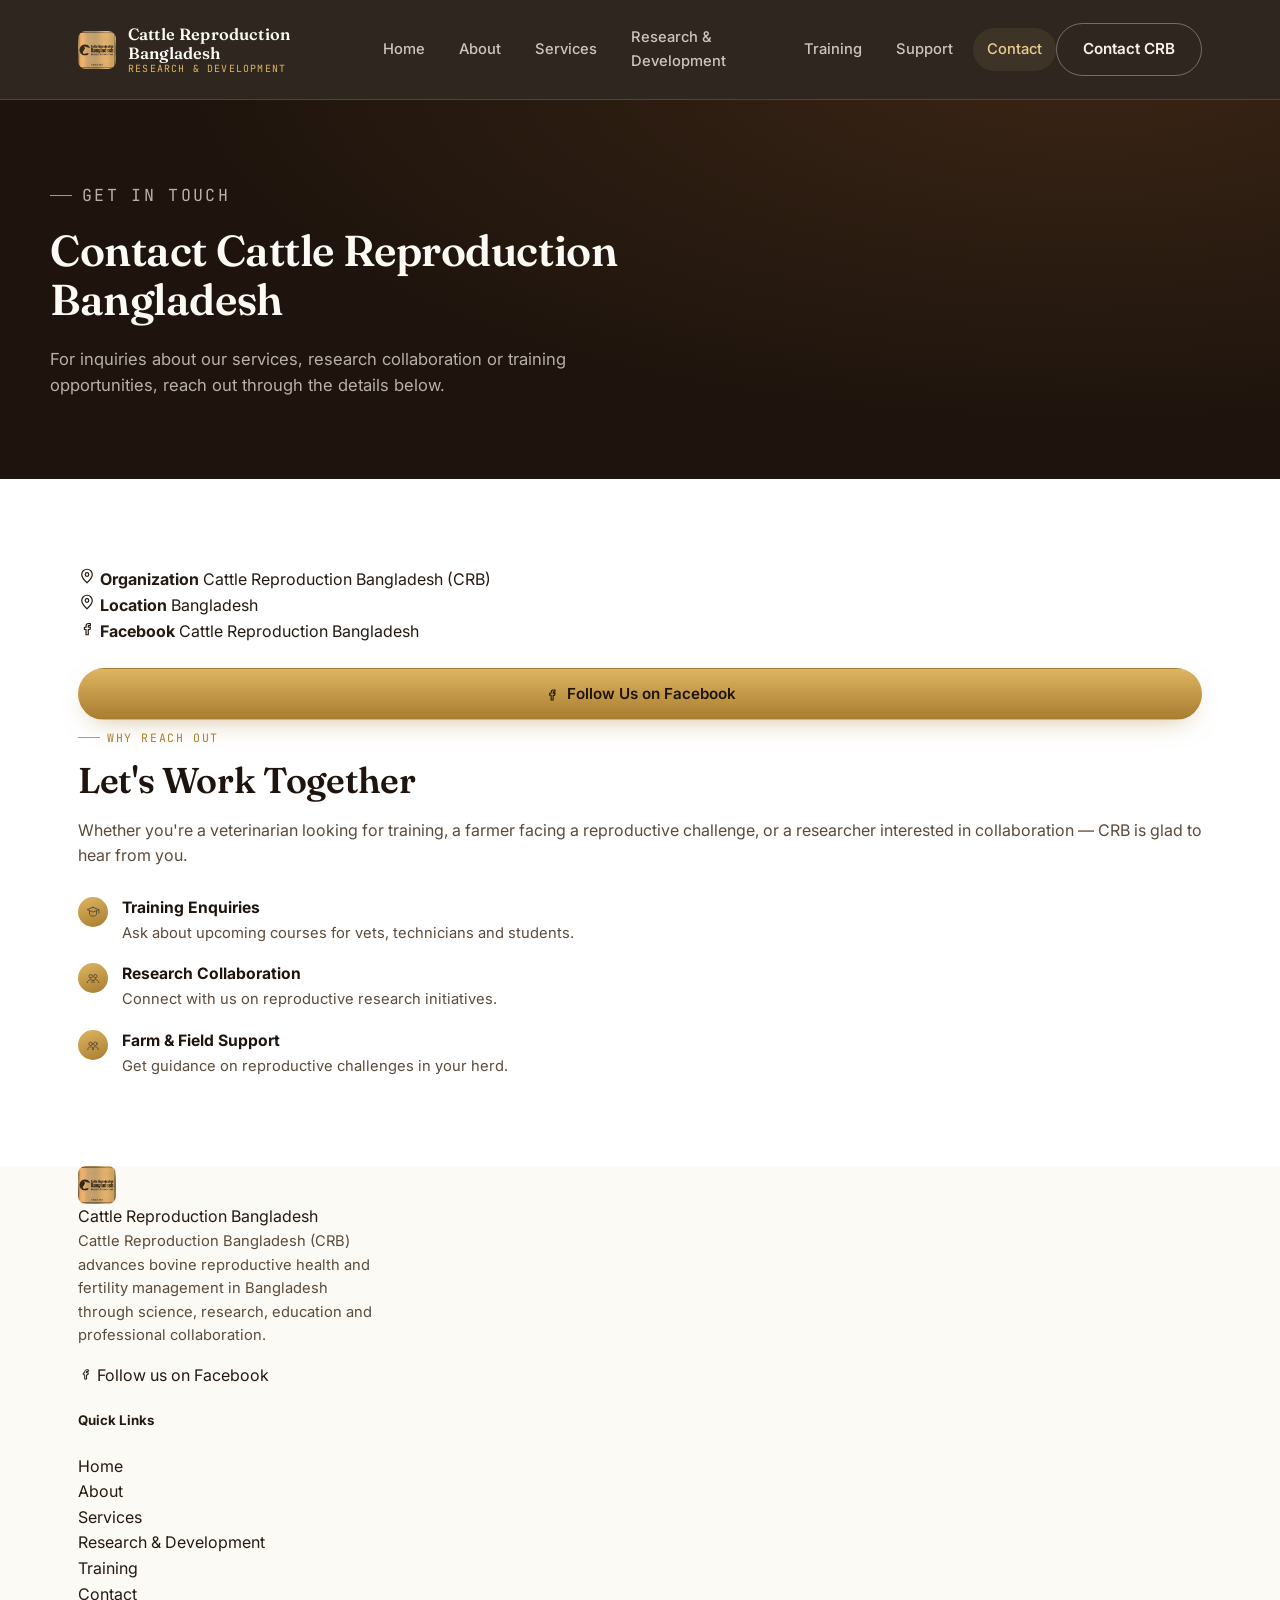
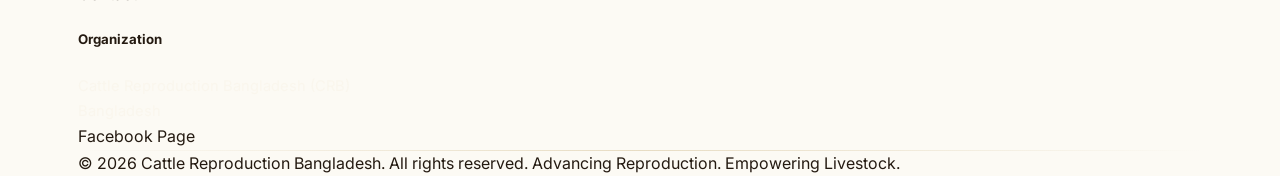
<file: contact.html>
<!DOCTYPE html>
<html lang="en">
<head>
<meta charset="UTF-8">
<meta name="viewport" content="width=device-width, initial-scale=1.0">
<title>Contact Us | Cattle Reproduction Bangladesh (CRB)</title>
<meta name="description" content="Get in touch with Cattle Reproduction Bangladesh (CRB).">
<meta property="og:title" content="Contact Us | Cattle Reproduction Bangladesh (CRB)">
<meta property="og:description" content="Get in touch with Cattle Reproduction Bangladesh (CRB).">
<meta property="og:type" content="website">
<meta name="theme-color" content="#1E140D">
<link rel="icon" href="data:image/svg+xml,%3Csvg xmlns='http://www.w3.org/2000/svg' viewBox='0 0 40 40'%3E%3Crect width='40' height='40' rx='9' fill='%231E140D'/%3E%3Ccircle cx='20' cy='20' r='14.5' stroke='%23C89B3C' stroke-width='1.4'/%3E%3Cpath d='M11.5 17.5C13 12 17 9 20 9s7 3 8.5 8.5' stroke='%23DDB662' stroke-width='2' stroke-linecap='round' fill='none'/%3E%3Ccircle cx='20' cy='21' r='2.8' fill='%23C89B3C'/%3E%3C/svg%3E">
<link rel="preconnect" href="https://fonts.googleapis.com">
<link rel="stylesheet" href="style.css">
</head>
<body>
<a class="skip-link" href="#main-content">Skip to main content</a>
  <header class="site-header">
    <div class="header-inner">
      <a href="index.html" class="brand">
        <img src="1787755400803.jpg" alt="Cattle Reproduction Bangladesh Logo" class="brand-mark">
        <span class="brand-text">
          <span class="brand-name">Cattle Reproduction Bangladesh</span>
          <span class="brand-sub">Research &amp; Development</span>
        </span>
      </a>
      <nav class="main-nav" id="main-nav" aria-label="Primary">
      <a href="index.html">Home</a>
      <a href="about.html">About</a>
      <a href="services.html">Services</a>
      <a href="research.html">Research & Development</a>
      <a href="training.html">Training</a>
      <a href="support.html">Support</a>
      <a href="contact.html" aria-current="page">Contact</a>
      </nav>
      <div class="header-actions">
        <a href="contact.html" class="btn btn-outline">Contact CRB</a>
        <button class="nav-toggle" aria-label="Toggle menu" aria-expanded="false" aria-controls="main-nav">
          <svg viewBox="0 0 24 24" fill="none" stroke="currentColor" stroke-width="1.8" stroke-linecap="round"><path d="M3 6h18M3 12h18M3 18h18"/></svg>
        </button>
      </div>
    </div>
  </header>
  <main id="main-content">
  <section class="page-header">
    <div class="page-header-inner reveal">
      <p class="eyebrow">Get in Touch</p>
      <h1>Contact Cattle Reproduction Bangladesh</h1>
      <p>For inquiries about our services, research collaboration or training opportunities, reach out through the details below.</p>
    </div>
  </section>

  <section class="section-white">
    <div class="container">
      <div class="split">
        <div class="contact-card reveal">
          <div class="contact-row">
            <span class="ci"><svg viewBox="0 0 24 24" width="18" height="18" fill="none" stroke="currentColor" stroke-width="1.6" stroke-linecap="round" stroke-linejoin="round"><path d="M12 21s7-6.2 7-11a7 7 0 1 0-14 0c0 4.8 7 11 7 11Z"/><circle cx="12" cy="10" r="2.4"/></svg></span>
            <span>
              <strong>Organization</strong>
              <span>Cattle Reproduction Bangladesh (CRB)</span>
            </span>
          </div>
          <div class="contact-row">
            <span class="ci"><svg viewBox="0 0 24 24" width="18" height="18" fill="none" stroke="currentColor" stroke-width="1.6" stroke-linecap="round" stroke-linejoin="round"><path d="M12 21s7-6.2 7-11a7 7 0 1 0-14 0c0 4.8 7 11 7 11Z"/><circle cx="12" cy="10" r="2.4"/></svg></span>
            <span>
              <strong>Location</strong>
              <span>Bangladesh</span>
            </span>
          </div>
          <div class="contact-row">
            <span class="ci"><svg viewBox="0 0 24 24" width="18" height="18" fill="none" stroke="currentColor" stroke-width="1.6" stroke-linecap="round" stroke-linejoin="round"><path d="M14 9h2.5V6H14c-2 0-3.3 1.4-3.3 3.5V11H8.5v3H10.7v7h3V14h2.3l.5-3H13.7v-1.3c0-.7.4-1.1 1.1-1.1Z"/></svg></span>
            <span>
              <strong>Facebook</strong>
              <span>Cattle Reproduction Bangladesh</span>
            </span>
          </div>
          <a href="https://www.facebook.com/share/1JZMtWLhfo/" target="_blank" rel="noopener" class="btn btn-gold btn-block" style="margin-top:24px;">
            <svg viewBox="0 0 24 24" width="16" height="16" fill="none" stroke="currentColor" stroke-width="1.6" stroke-linecap="round" stroke-linejoin="round"><path d="M14 9h2.5V6H14c-2 0-3.3 1.4-3.3 3.5V11H8.5v3H10.7v7h3V14h2.3l.5-3H13.7v-1.3c0-.7.4-1.1 1.1-1.1Z"/></svg> Follow Us on Facebook
          </a>
        </div>
        <div class="reveal">
          <p class="eyebrow">Why Reach Out</p>
          <h2>Let's Work Together</h2>
          <p>Whether you're a veterinarian looking for training, a farmer facing a reproductive challenge, or a researcher interested in collaboration &mdash; CRB is glad to hear from you.</p>
          <div class="check-list" style="margin-top:1.6em;">
            <div class="check-row"><span class="check-icon"><svg viewBox="0 0 24 24" width="14" height="14" fill="none" stroke="currentColor" stroke-width="1.6" stroke-linecap="round" stroke-linejoin="round"><path d="M12 4 2 8l10 4 10-4-10-4Z"/><path d="M6 10.5V16c0 1.7 2.7 3 6 3s6-1.3 6-3v-5.5"/><path d="M22 8v6"/></svg></span><span><strong>Training Enquiries</strong><span>Ask about upcoming courses for vets, technicians and students.</span></span></div>
            <div class="check-row"><span class="check-icon"><svg viewBox="0 0 24 24" width="14" height="14" fill="none" stroke="currentColor" stroke-width="1.6" stroke-linecap="round" stroke-linejoin="round"><path d="M8 12a3 3 0 1 0 0-6 3 3 0 0 0 0 6Z"/><path d="M16 12a3 3 0 1 0 0-6 3 3 0 0 0 0 6Z"/><path d="M2 20c0-3 2.7-5 6-5s6 2 6 5"/><path d="M10 20c0-3 2.7-5 6-5s6 2 6 5"/></svg></span><span><strong>Research Collaboration</strong><span>Connect with us on reproductive research initiatives.</span></span></div>
            <div class="check-row"><span class="check-icon"><svg viewBox="0 0 24 24" width="14" height="14" fill="none" stroke="currentColor" stroke-width="1.6" stroke-linecap="round" stroke-linejoin="round"><circle cx="8" cy="10" r="3"/><circle cx="16" cy="10" r="3"/><path d="M3 20c0-3 2.5-5 5-5s5 2 5 5"/><path d="M11 20c0-3 2.5-5 5-5s5 2 5 5"/></svg></span><span><strong>Farm &amp; Field Support</strong><span>Get guidance on reproductive challenges in your herd.</span></span></div>
          </div>
        </div>
      </div>
    </div>
  </section>
  </main>
  <footer class="site-footer">
    <div class="container">
      <div class="footer-grid">
        <div>
          <div class="footer-brand">
            <img src="1787755400803.jpg" alt="Cattle Reproduction Bangladesh Logo" class="brand-mark">
            <span class="footer-brand-name">Cattle Reproduction Bangladesh</span>
          </div>
          <p style="max-width:34ch; font-size:.92rem;">Cattle Reproduction Bangladesh (CRB) advances bovine reproductive health and fertility management in Bangladesh through science, research, education and professional collaboration.</p>
          <a class="social-btn" href="https://www.facebook.com/share/1JZMtWLhfo/" target="_blank" rel="noopener">
            <svg viewBox="0 0 24 24" width="15" height="15" fill="none" stroke="currentColor" stroke-width="1.6" stroke-linecap="round" stroke-linejoin="round"><path d="M14 9h2.5V6H14c-2 0-3.3 1.4-3.3 3.5V11H8.5v3H10.7v7h3V14h2.3l.5-3H13.7v-1.3c0-.7.4-1.1 1.1-1.1Z"/></svg> Follow us on Facebook
          </a>
        </div>
        <div>
          <h5>Quick Links</h5>
          <ul>
            <li><a href="index.html">Home</a></li>
            <li><a href="about.html">About</a></li>
            <li><a href="services.html">Services</a></li>
            <li><a href="research.html">Research &amp; Development</a></li>
            <li><a href="training.html">Training</a></li>
            <li><a href="contact.html">Contact</a></li>
          </ul>
        </div>
        <div>
          <h5>Organization</h5>
          <ul>
            <li><span style="color:rgba(248,243,232,0.62); font-size:.92rem;">Cattle Reproduction Bangladesh (CRB)</span></li>
            <li><span style="color:rgba(248,243,232,0.62); font-size:.92rem;">Bangladesh</span></li>
            <li><a href="https://www.facebook.com/share/1JZMtWLhfo/" target="_blank" rel="noopener">Facebook Page</a></li>
          </ul>
        </div>
      </div>
      <div class="divider"></div>
      <div class="footer-bottom">
        <span>&copy; <span id="year">2026</span> Cattle Reproduction Bangladesh. All rights reserved.</span>
        <span>Advancing Reproduction. Empowering Livestock.</span>
      </div>
    </div>
  </footer>
<script src="script.js"></script>
</body>
</html>
</file>
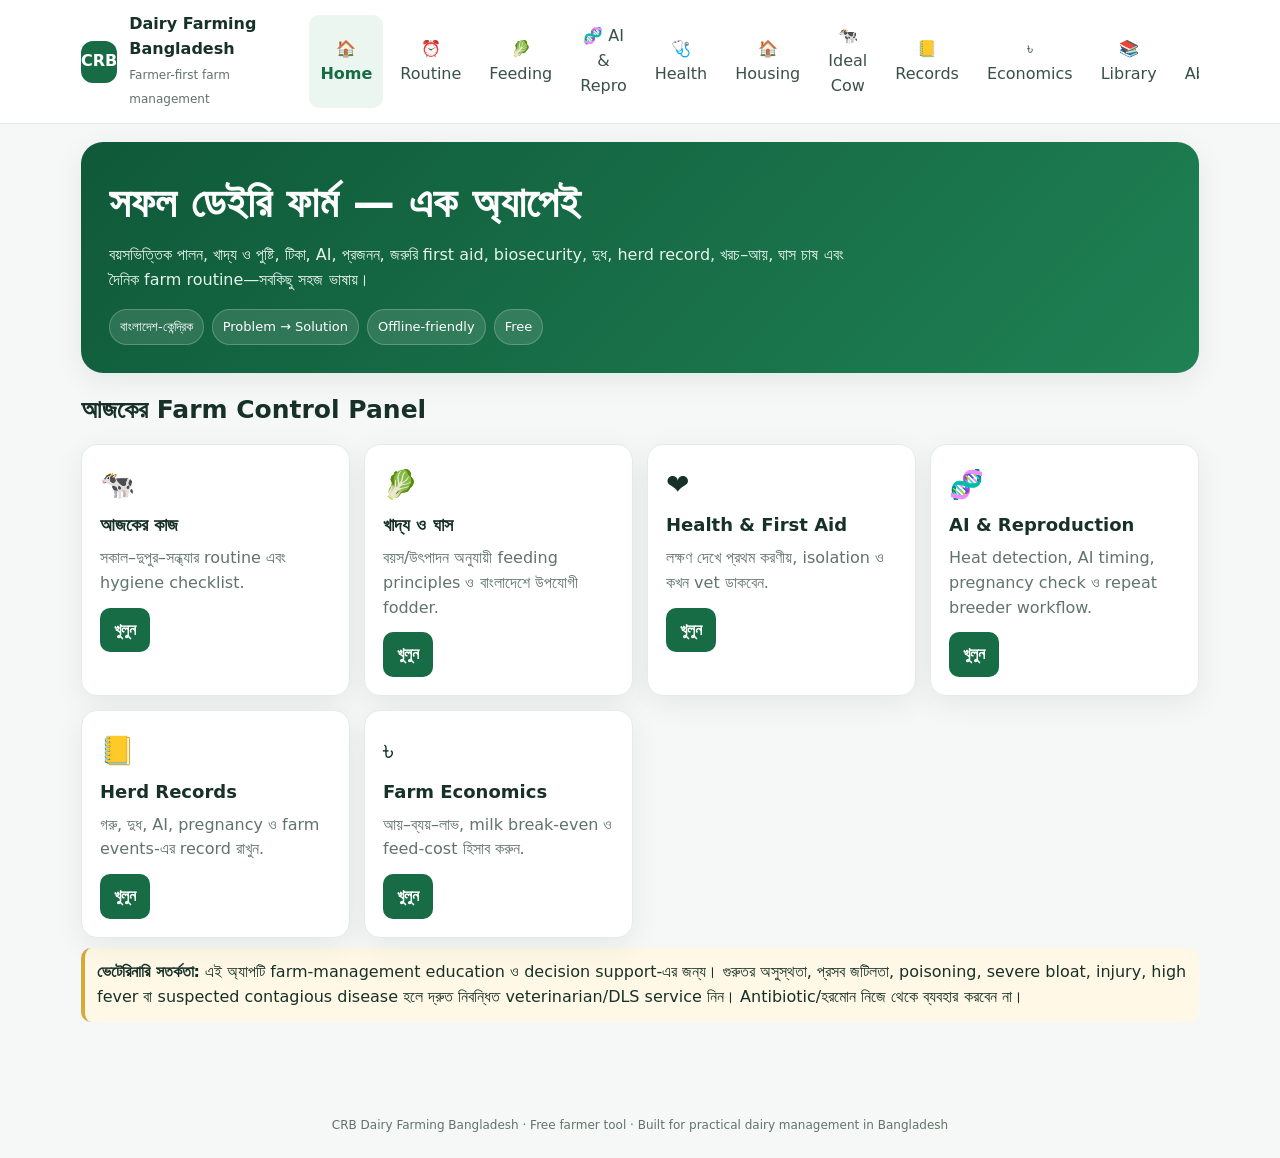
<file: dairy-farming-bangladesh.html>
<!doctype html>
<html lang="bn">
<head>
<meta charset="utf-8">
<meta name="viewport" content="width=device-width,initial-scale=1">
<meta name="theme-color" content="#176b45">
<meta name="description" content="CRB Dairy Farming Bangladesh — farmer-friendly dairy management, feeding, health, reproduction, records and farm economics.">
<link rel="manifest" href="dairy-manifest.json">
<title>CRB Dairy Farming Bangladesh</title>
<style>
:root{--g:#176b45;--g2:#0e5135;--lime:#eaf6ef;--gold:#d7a83b;--ink:#183128;--muted:#61736b;--bg:#f6f8f7;--card:#fff;--danger:#b42318;--shadow:0 8px 28px rgba(19,55,40,.08)}
*{box-sizing:border-box}body{margin:0;font-family:system-ui,-apple-system,BlinkMacSystemFont,"Noto Sans Bengali","Segoe UI",sans-serif;background:var(--bg);color:var(--ink);line-height:1.55}button,input,select,textarea{font:inherit}button{cursor:pointer}
header{position:sticky;top:0;z-index:20;background:rgba(255,255,255,.96);backdrop-filter:blur(10px);border-bottom:1px solid #e5ece8}.top{max-width:1150px;margin:auto;padding:12px 16px;display:flex;align-items:center;gap:12px}.logo{width:42px;height:42px;border-radius:12px;background:var(--g);display:grid;place-items:center;color:#fff;font-weight:800}.brand b{display:block}.brand span{font-size:12px;color:var(--muted)}
nav{display:flex;gap:6px;margin-left:auto;overflow:auto}.navbtn{border:0;background:transparent;padding:9px 11px;border-radius:10px;color:#395047}.navbtn.active,.navbtn:hover{background:var(--lime);color:var(--g);font-weight:700}
main{max-width:1150px;margin:auto;padding:18px 16px 60px}.hero{background:linear-gradient(135deg,#0f5939,#1f8154);color:#fff;border-radius:22px;padding:28px;margin-bottom:18px;box-shadow:var(--shadow)}.hero h1{font-size:clamp(26px,5vw,42px);margin:0 0 8px}.hero p{max-width:760px;margin:8px 0;color:#e7f4ed}.pills{display:flex;flex-wrap:wrap;gap:8px;margin-top:16px}.pill{background:rgba(255,255,255,.12);border:1px solid rgba(255,255,255,.22);padding:7px 10px;border-radius:999px;font-size:13px}
.section{display:none}.section.active{display:block}.grid{display:grid;grid-template-columns:repeat(auto-fit,minmax(220px,1fr));gap:14px}.card{background:var(--card);border:1px solid #e5ece8;border-radius:16px;padding:18px;box-shadow:var(--shadow)}.card h3{margin:5px 0 7px;font-size:18px}.card p{color:var(--muted);margin:0 0 12px}.icon{font-size:28px}.btn{border:0;border-radius:10px;padding:10px 14px;background:var(--g);color:#fff;font-weight:700}.btn.alt{background:#edf5f0;color:var(--g)}.btn.warn{background:#fff4d6;color:#765400}.btn.danger{background:#feeceb;color:var(--danger)}
h2{margin:8px 0 14px;font-size:25px}.sub{color:var(--muted)}.toolbar{display:flex;gap:8px;flex-wrap:wrap;margin:12px 0}.list{display:grid;gap:10px}.item{background:#fff;border:1px solid #e5ece8;border-radius:13px;padding:14px}.item strong{display:block;margin-bottom:3px}.tag{display:inline-block;padding:4px 8px;border-radius:999px;background:var(--lime);color:var(--g);font-size:12px;font-weight:700}
table{width:100%;border-collapse:collapse;background:#fff;border-radius:14px;overflow:hidden}th,td{padding:10px;border-bottom:1px solid #edf1ef;text-align:left;font-size:14px}th{background:#f0f6f2}.scroll{overflow:auto}
label{display:block;font-size:13px;font-weight:700;margin:9px 0 4px}input,select,textarea{width:100%;padding:10px;border:1px solid #ccd9d2;border-radius:9px;background:#fff}textarea{min-height:90px}.formgrid{display:grid;grid-template-columns:repeat(auto-fit,minmax(180px,1fr));gap:8px}.result{background:#eff8f2;border:1px solid #cfe6d8;padding:14px;border-radius:12px;margin-top:10px}.alert{background:#fff8e6;border-left:4px solid var(--gold);padding:12px;border-radius:10px;margin:10px 0}.emergency{background:#fff0ef;border-left:4px solid var(--danger);padding:12px;border-radius:10px}
small,.muted{color:var(--muted)}.source{font-size:12px;color:var(--muted);margin-top:10px}.source a{color:var(--g)}
footer{padding:24px 16px;text-align:center;color:var(--muted);font-size:12px}
@media(max-width:700px){nav{display:none}.top{padding:10px}.hero{padding:22px}.card{padding:15px}}
</style>
</head>
<body>
<header><div class="top"><div class="logo">CRB</div><div class="brand"><b>Dairy Farming Bangladesh</b><span>Farmer-first farm management</span></div><nav id="nav"></nav></div></header>
<main>
<section class="hero">
<h1>সফল ডেইরি ফার্ম — এক অ্যাপেই</h1>
<p>বয়সভিত্তিক পালন, খাদ্য ও পুষ্টি, টিকা, AI, প্রজনন, জরুরি first aid, biosecurity, দুধ, herd record, খরচ–আয়, ঘাস চাষ এবং দৈনিক farm routine—সবকিছু সহজ ভাষায়।</p>
<div class="pills"><span class="pill">বাংলাদেশ-কেন্দ্রিক</span><span class="pill">Problem → Solution</span><span class="pill">Offline-friendly</span><span class="pill">Free</span></div>
</section>

<div id="home" class="section active">
<h2>আজকের Farm Control Panel</h2>
<div class="grid">
<div class="card"><div class="icon">🐄</div><h3>আজকের কাজ</h3><p>সকাল–দুপুর–সন্ধ্যার routine এবং hygiene checklist.</p><button class="btn" onclick="show('routine')">খুলুন</button></div>
<div class="card"><div class="icon">🥬</div><h3>খাদ্য ও ঘাস</h3><p>বয়স/উৎপাদন অনুযায়ী feeding principles ও বাংলাদেশে উপযোগী fodder.</p><button class="btn" onclick="show('feeding')">খুলুন</button></div>
<div class="card"><div class="icon">❤️</div><h3>Health & First Aid</h3><p>লক্ষণ দেখে প্রথম করণীয়, isolation ও কখন vet ডাকবেন.</p><button class="btn" onclick="show('health')">খুলুন</button></div>
<div class="card"><div class="icon">🧬</div><h3>AI & Reproduction</h3><p>Heat detection, AI timing, pregnancy check ও repeat breeder workflow.</p><button class="btn" onclick="show('repro')">খুলুন</button></div>
<div class="card"><div class="icon">📒</div><h3>Herd Records</h3><p>গরু, দুধ, AI, pregnancy ও farm events-এর record রাখুন.</p><button class="btn" onclick="show('records')">খুলুন</button></div>
<div class="card"><div class="icon">৳</div><h3>Farm Economics</h3><p>আয়–ব্যয়–লাভ, milk break-even ও feed-cost হিসাব করুন.</p><button class="btn" onclick="show('economics')">খুলুন</button></div>
</div>
<div class="alert"><b>ভেটেরিনারি সতর্কতা:</b> এই অ্যাপটি farm-management education ও decision support-এর জন্য। গুরুতর অসুস্থতা, প্রসব জটিলতা, poisoning, severe bloat, injury, high fever বা suspected contagious disease হলে দ্রুত নিবন্ধিত veterinarian/DLS service নিন। Antibiotic/হরমোন নিজে থেকে ব্যবহার করবেন না।</div>
</div>

<div id="routine" class="section"><h2>দৈনিক Farm Schedule & Hygiene</h2><p class="sub">সময় farm অনুযায়ী সামঞ্জস্য করুন; consistency সবচেয়ে গুরুত্বপূর্ণ।</p><div class="grid">
<div class="card"><span class="tag">ভোর</span><h3>Milking + inspection</h3><p>পরিষ্কার হাত/উদর, foremilk check, পরিষ্কার দুধের পাত্র, teat dipping/approved hygiene practice, অসুস্থ cow আলাদা করে দুধ ব্যবস্থাপনা।</p></div>
<div class="card"><span class="tag">সকাল</span><h3>Feed + water</h3><p>পরিষ্কার পানি, forage আগে/সুষম ration, feed refusal ও appetite দেখুন। হঠাৎ ration change নয়।</p></div>
<div class="card"><span class="tag">দুপুর</span><h3>Heat & health walk</h3><p>খাবার, rumination, manure, lameness, discharge, respiration, temperature/abnormal behaviour নজরে রাখুন।</p></div>
<div class="card"><span class="tag">সন্ধ্যা</span><h3>Milking + records</h3><p>দুধের পরিমাণ লিখুন; AI/heat/medicine/calving events একই দিনে record করুন।</p></div>
<div class="card"><span class="tag">প্রতিদিন</span><h3>Biosecurity</h3><p>visitor control, clean footwear, manure removal, sick-animal isolation, equipment disinfection এবং dead-animal safe disposal plan.</p></div>
</div>
<div class="card"><h3>Milking hygiene checklist</h3><div class="formgrid"><label><input type="checkbox"> পরিষ্কার milking area</label><label><input type="checkbox"> পরিষ্কার udder/teat</label><label><input type="checkbox"> Foremilk পর্যবেক্ষণ</label><label><input type="checkbox"> আলাদা অসুস্থ cow milk</label><label><input type="checkbox"> পরিষ্কার container</label><label><input type="checkbox"> Post-milking teat hygiene</label></div></div>
</div>

<div id="feeding" class="section"><h2>Feeding, Nutrition & Fodder</h2><div class="grid">
<div class="card"><h3>Calf: 0–2 months</h3><p>Colostrum management, clean milk/milk replacer strategy, calf starter, clean water, hygiene and gradual rumen development. Exact volumes should follow calf body weight and veterinary/nutrition guidance.</p></div>
<div class="card"><h3>Growing heifer</h3><p>Target steady frame growth, adequate protein/energy/minerals, forage quality and avoid excessive fatness before breeding.</p></div>
<div class="card"><h3>Dry cow</h3><p>Manage body condition, forage quality, mineral program and transition diet. Prevent sudden diet changes and over-conditioning.</p></div>
<div class="card"><h3>Lactating cow</h3><p>Balance forage, concentrate, protein, energy, effective fibre, minerals and water according to body weight, milk yield and stage of lactation.</p></div>
</div>
<div class="card"><h3>বাংলাদেশে ব্যবহারযোগ্য fodder options</h3><p><b>Napier/Pakchong, maize fodder, German/Jumbo-type grasses, para/kolmi and seasonal legume/forage options</b> can be considered according to soil, water and local availability. DLS published an improved grass cultivation guide in 2024. citeturn0search1</p><p>Napier is widely cultivated in northern Bangladesh; recent reporting notes expansion in Rangpur division and repeated harvesting under good management. citeturn0search5turn0search12</p><h4>Napier cultivation workflow</h4><ol><li>Well-drained fertile plot and clean planting material.</li><li>Prepare land and use locally recommended spacing/manure/fertilizer.</li><li>Plant cuttings/slips in suitable moisture; irrigate as needed.</li><li>Weed control and periodic nutrient management.</li><li>Harvest at an appropriate leafy stage; chop before feeding.</li><li>Rotate plots to maintain year-round supply.</li></ol><p class="source">Reference: <a href="https://dls.gov.bd/pages/publications" target="_blank">DLS Publications</a> and Bangladesh Agricultural University research on Napier management. citeturn0search1turn0search14</p></div>
</div>

<div id="repro" class="section"><h2>Artificial Insemination & Reproductive Management</h2><div class="grid">
<div class="card"><h3>Heat detection</h3><p>Standing to be mounted is a key sign. Also monitor restlessness, mounting activity, clear mucus, vulval changes, reduced feed intake or milk changes. Use multiple observations/day.</p></div>
<div class="card"><h3>AI timing</h3><p>Base AI on observed onset of standing heat and the farm's approved AI protocol. Record exact heat onset and service time. Do not inseminate solely from mucus without assessing heat.</p></div>
<div class="card"><h3>Pregnancy management</h3><p>Record service date, expected pregnancy-check window and outcome. If not pregnant, review heat detection, semen handling, technician technique, uterine/ovarian status, nutrition and disease before simply repeating AI.</p></div>
<div class="card"><h3>Repeat breeder workflow</h3><p>After repeated unsuccessful services, perform structured history + reproductive examination and investigate cow, bull/semen, technician, timing, nutrition and infectious/non-infectious causes.</p></div>
</div><div class="alert">AI practice should follow Bangladesh DLS/approved training and technician protocols. DLS publishes guidance related to artificial breeding implementation. citeturn0search0</div></div>

<div id="health" class="section"><h2>Health, Vaccination & First Aid</h2><div class="grid">
<div class="card"><h3>Vaccination</h3><p>Maintain a farm vaccination calendar based on DLS/local veterinary recommendations, disease risk, vaccine label and regional epidemiology. Keep batch, date, animal ID and next due date.</p><p>DLS provides vaccination-related guidance and disease-control materials, including LSD guidance. citeturn0search3turn0search8</p></div>
<div class="card"><h3>First aid: diarrhoea</h3><p>Isolate when infectious disease is possible, maintain hydration, continue appropriate nutrition, monitor temperature and dehydration. Calves can deteriorate quickly—seek veterinary help early.</p></div>
<div class="card"><h3>First aid: bloat</h3><p><b>Emergency.</b> Stop access to the suspected feed, keep the animal calm and contact a veterinarian immediately—especially if breathing is difficult or the left flank is severely distended.</p></div>
<div class="card"><h3>First aid: injury</h3><p>Control bleeding with clean pressure, protect wound from contamination and seek veterinary assessment for deep wounds, fractures, severe lacerations or infection.</p></div>
<div class="card"><h3>Mastitis suspicion</h3><p>Abnormal milk, swollen/hot painful udder or systemic illness requires prompt veterinary assessment. Follow milk-withdrawal instructions for any medicine used.</p></div>
<div class="card"><h3>Emergency red flags</h3><p>Severe respiratory distress, recumbency, prolonged dystocia, severe bloat, poisoning, seizures, heavy bleeding, sudden death or multiple animals sick → isolate safely and contact veterinarian/DLS service urgently.</p></div>
</div><div class="emergency"><b>Antimicrobial stewardship:</b> DLS published a Veterinary Antimicrobial Stewardship Guideline in 2026. Avoid casual antibiotic use and follow veterinary diagnosis, dose, duration and withdrawal requirements. citeturn0search0</div></div>

<div id="housing" class="section"><h2>Housing & Biosecurity</h2><div class="grid">
<div class="card"><h3>Ideal housing</h3><p>Dry, well-drained floor; good ventilation without harmful drafts; adequate resting space; non-slip walking surface; clean feed/water points; manure drainage; shade and heat-stress mitigation.</p></div>
<div class="card"><h3>Quarantine</h3><p>New arrivals should be separated and observed/tested according to farm risk and veterinary plan before mixing.</p></div>
<div class="card"><h3>Disease-free SOP</h3><p>Source healthy animals → quarantine → vaccination/health verification → clean housing → controlled visitors → dedicated tools where possible → daily observation → rapid isolation → veterinary diagnosis → treatment and withdrawal records → controlled movement.</p></div>
<div class="card"><h3>Calf area</h3><p>Clean, dry, well-ventilated individual/group system appropriate to local welfare and disease-control needs; disinfect equipment and avoid mixing age groups unnecessarily.</p></div>
</div></div>

<div id="phenotype" class="section"><h2>Ideal Dairy Cow: Practical Phenotypic Checklist</h2><div class="card"><p>Use this as a selection checklist, not a breed-standard replacement.</p><table><thead><tr><th>Trait</th><th>What to look for</th></tr></thead><tbody>
<tr><td>Udder</td><td>Well-attached, balanced quarters, appropriate teat placement, no chronic mastitis history</td></tr>
<tr><td>Feet & legs</td><td>Sound locomotion, strong pasterns/hoof health, no chronic lameness</td></tr>
<tr><td>Body condition</td><td>Moderate condition appropriate to stage; avoid extreme thinness/fatness</td></tr>
<tr><td>Body capacity</td><td>Good chest/rib capacity and functional body frame</td></tr>
<tr><td>Reproduction</td><td>Regular cycles, timely conception, normal calving history</td></tr>
<tr><td>Temperament</td><td>Docile, manageable, safe for milking</td></tr>
<tr><td>Production</td><td>Reliable milk yield with acceptable components and health records</td></tr>
</tbody></table></div></div>

<div id="records" class="section"><h2>Farm Records</h2><div class="toolbar"><button class="btn" onclick="openCowForm()">+ Add cow</button><button class="btn alt" onclick="clearRecords()">Clear local records</button></div><div class="card"><div id="cowForm"></div><div class="scroll"><table><thead><tr><th>ID</th><th>Breed</th><th>DOB</th><th>Parity</th><th>Notes</th></tr></thead><tbody id="cowRows"></tbody></table></div></div>
<div class="grid" style="margin-top:14px"><div class="card"><h3>Milk record</h3><div class="formgrid"><div><label>Milk (L/day)</label><input id="milk" type="number" step=".1"></div><div><label>Price/L (৳)</label><input id="price" type="number" value="65"></div></div><button class="btn" onclick="calcMilk()">Calculate</button><div id="milkResult"></div></div>
<div class="card"><h3>Dairy calendar</h3><p>Record breeding, expected calving, dry-off, vaccination, deworming, hoof trimming, pregnancy check and health events against each animal ID.</p><button class="btn alt" onclick="show('economics')">Open calculator</button></div></div></div>

<div id="economics" class="section"><h2>Income–Expense–Profit Calculator</h2><div class="card"><div class="formgrid">
<div><label>Milk L/day</label><input id="eMilk" type="number" value="10"></div><div><label>Milk price ৳/L</label><input id="ePrice" type="number" value="65"></div>
<div><label>Concentrate ৳/day</label><input id="eConc" type="number" value="300"></div><div><label>Forage ৳/day</label><input id="eForage" type="number" value="100"></div>
<div><label>Labour ৳/day</label><input id="eLabour" type="number" value="100"></div><div><label>Other ৳/day</label><input id="eOther" type="number" value="50"></div>
</div><button class="btn" onclick="calcProfit()">Calculate daily/monthly</button><div id="profitResult"></div></div>
<div class="card"><h3>Important economics</h3><p>Track feed cost/kg DM where possible, milk yield/cow/day, reproductive losses, calf value, culling income, veterinary expense and fixed costs. Profit should be calculated from actual farm records, not generic assumptions.</p></div></div>

<div id="library" class="section"><h2>Bangladesh Dairy Knowledge Library</h2><div class="list">
<div class="item"><strong>Age-wise management</strong> Birth → colostrum → calf starter → weaning → growing heifer → breeding → close-up dry cow → calving → lactation → dry period.</div>
<div class="item"><strong>Nutrition</strong> Forage quality + concentrate + protein/energy + effective fibre + minerals + clean water; ration must match production stage.</div>
<div class="item"><strong>Vaccination</strong> Use current DLS/local veterinary recommendations and vaccine labels; keep a dated farm register.</div>
<div class="item"><strong>Biosecurity</strong> Prevent introduction, reduce spread, identify sick animals early, isolate, disinfect and control movement.</div>
<div class="item"><strong>Records</strong> Animal ID, birth, breed, parity, heat, AI, pregnancy, calving, disease, treatment, milk, feed, culling and financial records.</div>
<div class="item"><strong>Sources</strong> DLS publications/guidelines, BLRI/BAU research and peer-reviewed evidence should be the foundation; local vet confirmation is required for patient-specific treatment.</div>
</div></div>

<div id="about" class="section"><h2>About this app</h2><div class="card"><p><b>CRB Dairy Farming Bangladesh</b> is a free farmer-facing extension tool designed around practical problem solving. It is not a substitute for veterinary examination or government disease-control instructions.</p><p>Core principle: <b>Observe → Record → Identify risk → Take safe first action → Call the right professional → Follow up.</b></p><p>Content is aligned with publicly available Bangladesh DLS guidance and current livestock research where practical. DLS currently publishes Standard Treatment Guidelines for Large Animal and Veterinary Antimicrobial Stewardship guidance. citeturn0search0turn0search1</p></div></div>
</main>
<footer>CRB Dairy Farming Bangladesh · Free farmer tool · Built for practical dairy management in Bangladesh</footer>
<script>
const sections=[['home','🏠 Home'],['routine','⏰ Routine'],['feeding','🥬 Feeding'],['repro','🧬 AI & Repro'],['health','🩺 Health'],['housing','🏠 Housing'],['phenotype','🐄 Ideal Cow'],['records','📒 Records'],['economics','৳ Economics'],['library','📚 Library'],['about','ℹ️ About']];
const nav=document.getElementById('nav'); nav.innerHTML=sections.map(x=>`<button class="navbtn" data-s="${x[0]}" onclick="show('${x[0]}')">${x[1]}</button>`).join('');
function show(id){document.querySelectorAll('.section').forEach(s=>s.classList.remove('active'));document.getElementById(id).classList.add('active');document.querySelectorAll('.navbtn').forEach(b=>b.classList.toggle('active',b.dataset.s===id));scrollTo({top:0,behavior:'smooth'});if(id==='records')renderCows()}
document.querySelector('.navbtn').classList.add('active');
let cows=JSON.parse(localStorage.getItem('crb_cows')||'[]');
function openCowForm(){document.getElementById('cowForm').innerHTML=`<div class="formgrid"><div><label>Animal ID</label><input id="cId"></div><div><label>Breed</label><input id="cBreed"></div><div><label>Date of birth</label><input id="cDob" type="date"></div><div><label>Parity</label><input id="cParity" type="number" min="0"></div></div><label>Notes</label><textarea id="cNotes"></textarea><div class="toolbar"><button class="btn" onclick="saveCow()">Save</button><button class="btn alt" onclick="document.getElementById('cowForm').innerHTML=''">Cancel</button></div>`}
function saveCow(){const c={id:cId.value.trim(),breed:cBreed.value,dob:cDob.value,parity:cParity.value,notes:cNotes.value};if(!c.id)return alert('Animal ID দিন');cows.push(c);localStorage.setItem('crb_cows',JSON.stringify(cows));document.getElementById('cowForm').innerHTML='';renderCows()}
function renderCows(){document.getElementById('cowRows').innerHTML=cows.map(c=>`<tr><td><b>${c.id}</b></td><td>${c.breed||'-'}</td><td>${c.dob||'-'}</td><td>${c.parity||0}</td><td>${c.notes||'-'}</td></tr>`).join('')||'<tr><td colspan="5">No records yet.</td></tr>'}
function clearRecords(){if(confirm('সব local cow records মুছবেন?')){cows=[];localStorage.removeItem('crb_cows');renderCows()}}
function calcMilk(){let m=+milk.value||0,p=+price.value||0;milkResult.innerHTML=`<div class="result"><b>দৈনিক milk revenue:</b> ৳${(m*p).toFixed(0)}<br><b>৩০ দিনে:</b> ৳${(m*p*30).toFixed(0)}</div>`}
function calcProfit(){let rev=(+eMilk.value||0)*(+ePrice.value||0),cost=(+eConc.value||0)+(+eForage.value||0)+(+eLabour.value||0)+(+eOther.value||0),net=rev-cost;profitResult.innerHTML=`<div class="result"><b>Daily revenue:</b> ৳${rev.toFixed(0)}<br><b>Daily operating cost:</b> ৳${cost.toFixed(0)}<br><b>Daily operating margin:</b> ৳${net.toFixed(0)}<br><b>30-day:</b> ৳${(net*30).toFixed(0)}</div>`}
if('serviceWorker' in navigator) navigator.serviceWorker.register('dairy-sw.js').catch(()=>{});
</script>
</body></html>
</file>
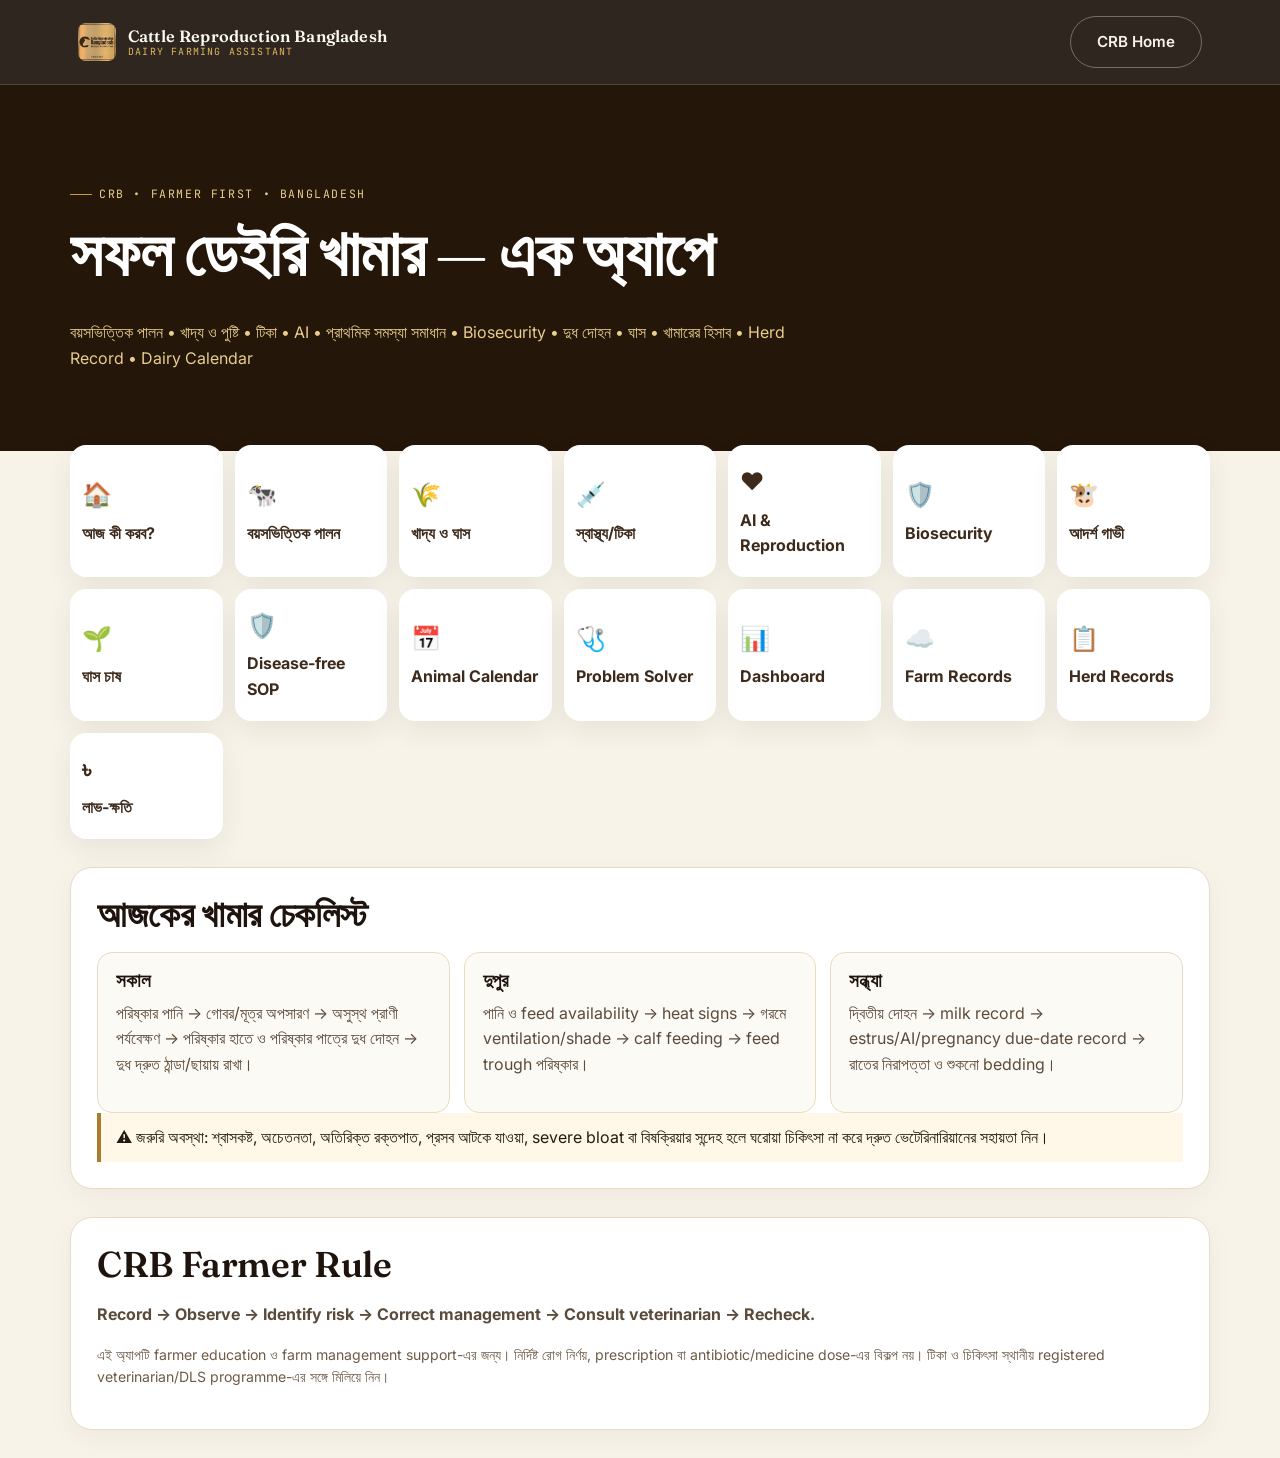
<file: dairy-farming.html>
<!DOCTYPE html>
<html lang="bn">
<head>
<meta charset="UTF-8">
<meta name="viewport" content="width=device-width,initial-scale=1">
<title>CRB Dairy Farming Bangladesh — Farmer Assistant</title>
<meta name="description" content="বাংলাদেশের ডেইরি খামারির জন্য বয়সভিত্তিক পালন, খাদ্য, টিকা, AI, রোগ প্রতিরোধ, দুধ দোহন, ঘাস চাষ, রেকর্ড ও লাভ-ক্ষতি সহায়তা।">
<link rel="stylesheet" href="style.css">
<style>
.dairy-app{background:#f8f3e8;min-height:100vh}.dairy-hero{padding:64px 0 36px;background:#241608;color:#fff}.dairy-hero h1{color:#fff;font-size:clamp(2.2rem,5vw,4rem)}.dairy-hero p{max-width:760px;color:#e9cd8e}.app-wrap{max-width:1180px;margin:auto;padding:28px 20px}.tools{display:grid;grid-template-columns:repeat(auto-fit,minmax(145px,1fr));gap:12px;margin-top:-34px;position:relative}.tool{border:0;background:#fff;padding:18px 12px;border-radius:16px;box-shadow:0 10px 30px #0001;text-align:left;cursor:pointer;font-weight:700;color:#3d2a1b}.tool span{display:block;font-size:24px;margin-bottom:6px}.panel{display:none;margin-top:28px;background:#fff;border:1px solid #e7dcc3;border-radius:22px;padding:26px;box-shadow:0 8px 30px #0000000b}.panel.active{display:block}.cards{display:grid;grid-template-columns:repeat(auto-fit,minmax(240px,1fr));gap:14px}.info{padding:18px;border:1px solid #e7dcc3;border-radius:15px;background:#fcfaf4}.info h3{margin-top:0}.pill{display:inline-block;background:#f0e1bd;border-radius:99px;padding:5px 10px;margin:3px;font-size:.85rem}.warn{border-left:4px solid #a97c2f;padding:12px 15px;background:#fff8e8}.danger{border-left-color:#b44;background:#fff2f2}.calc{display:grid;grid-template-columns:repeat(auto-fit,minmax(190px,1fr));gap:12px}.calc label{font-size:.9rem;font-weight:600}.calc input,.calc select{width:100%;padding:11px;border:1px solid #d8ccb5;border-radius:9px;margin-top:5px}.result{margin-top:18px;padding:18px;background:#241608;color:#fff;border-radius:14px;font-size:1.05rem}.timeline{display:grid;gap:10px}.timeline div{padding:14px;border-left:4px solid #c89b3c;background:#fcfaf4;border-radius:8px}.back{margin-top:20px}.back button{background:none;border:0;text-decoration:underline;cursor:pointer}.small{font-size:.88rem;color:#6d5b48}.nav-tabs{display:flex;gap:8px;overflow:auto;margin:20px 0}.nav-tabs button{white-space:nowrap;border:1px solid #d8ccb5;background:#fff;border-radius:99px;padding:9px 14px;cursor:pointer}.nav-tabs button.on{background:#3d2a1b;color:#fff}
</style>
</head>
<body>
<header class="site-header"><div class="header-inner"><a href="index.html" class="brand"><img src="1787755400803.jpg" class="brand-mark" alt="CRB"><span class="brand-text"><span class="brand-name">Cattle Reproduction Bangladesh</span><span class="brand-sub">Dairy Farming Assistant</span></span></a><a class="btn btn-outline" href="index.html">CRB Home</a></div></header>
<main class="dairy-app">
<section class="dairy-hero"><div class="app-wrap"><p class="eyebrow">CRB • Farmer First • Bangladesh</p><h1>সফল ডেইরি খামার — এক অ্যাপে</h1><p>বয়সভিত্তিক পালন • খাদ্য ও পুষ্টি • টিকা • AI • প্রাথমিক সমস্যা সমাধান • Biosecurity • দুধ দোহন • ঘাস • খামারের হিসাব • Herd Record • Dairy Calendar</p></div></section>
<div class="app-wrap">
<div class="tools">
<button class="tool" onclick="show('start')"><span>🏠</span>আজ কী করব?</button>
<button class="tool" onclick="show('age')"><span>🐄</span>বয়সভিত্তিক পালন</button>
<button class="tool" onclick="show('feed')"><span>🌾</span>খাদ্য ও ঘাস</button>
<button class="tool" onclick="show('health')"><span>💉</span>স্বাস্থ্য/টিকা</button>
<button class="tool" onclick="show('ai')"><span>❤️</span>AI & Reproduction</button>
<button class="tool" onclick="show('bio')"><span>🛡️</span>Biosecurity</button>
<button class="tool" onclick="show('cow')"><span>🐮</span>আদর্শ গাভী</button><button class="tool" onclick="show('grass')"><span>🌱</span>ঘাস চাষ</button><button class="tool" onclick="show('sop')"><span>🛡️</span>Disease-free SOP</button><button class="tool" onclick="show('animal')"><span>📅</span>Animal Calendar</button><button class="tool" onclick="show('solver')"><span>🩺</span>Problem Solver</button><button class="tool" onclick="show('dashboard');refreshDashboard()"><span>📊</span>Dashboard</button><button class="tool" onclick="show('data')"><span>☁️</span>Farm Records</button><button class="tool" onclick="show('records')"><span>📋</span>Herd Records</button>
<button class="tool" onclick="show('money')"><span>৳</span>লাভ-ক্ষতি</button>
</div>

<section id="start" class="panel active"><h2>আজকের খামার চেকলিস্ট</h2><div class="cards">
<div class="info"><h3>সকাল</h3><p>পরিষ্কার পানি → গোবর/মূত্র অপসারণ → অসুস্থ প্রাণী পর্যবেক্ষণ → পরিষ্কার হাতে ও পরিষ্কার পাত্রে দুধ দোহন → দুধ দ্রুত ঠান্ডা/ছায়ায় রাখা।</p></div>
<div class="info"><h3>দুপুর</h3><p>পানি ও feed availability → heat signs → গরমে ventilation/shade → calf feeding → feed trough পরিষ্কার।</p></div>
<div class="info"><h3>সন্ধ্যা</h3><p>দ্বিতীয় দোহন → milk record → estrus/AI/pregnancy due-date record → রাতের নিরাপত্তা ও শুকনো bedding।</p></div>
</div><div class="warn">⚠️ জরুরি অবস্থা: শ্বাসকষ্ট, অচেতনতা, অতিরিক্ত রক্তপাত, প্রসব আটকে যাওয়া, severe bloat বা বিষক্রিয়ার সন্দেহ হলে ঘরোয়া চিকিৎসা না করে দ্রুত ভেটেরিনারিয়ানের সহায়তা নিন।</div></section>

<section id="age" class="panel"><h2>বয়সভিত্তিক পালন</h2><div class="cards">
<div class="info"><h3>জন্ম–২ মাস</h3><p>জন্মের পর দ্রুত ও পর্যাপ্ত colostrum; নাভি hygiene; পরিষ্কার শুকনো calf pen; milk/milk replacer পরিকল্পনা; calf starter ও পানি ধীরে পরিচয়; diarrhoea/respiratory signs নজরদারি।</p></div>
<div class="info"><h3>২–৬ মাস</h3><p>Weaning-এর পর rumen development অনুযায়ী quality forage + concentrate; clean water; growth monitoring; deworming/vaccination শুধু স্থানীয় ভেটেরিনারি schedule অনুযায়ী।</p></div>
<div class="info"><h3>৬–১২ মাস</h3><p>শরীরের বৃদ্ধি, body condition ও frame development লক্ষ্য করুন। অতিরিক্ত fattening নয়; ভালো forage, mineral balance ও exercise।</p></div>
<div class="info"><h3>Heifer</h3><p>Breed/management অনুযায়ী target body weight ও breeding readiness নির্ধারণ করুন; শুধু বয়স দেখে breeding নয়—শরীরের বৃদ্ধি ও reproductive readiness বিবেচনা করুন।</p></div>
<div class="info"><h3>Lactating cow</h3><p>Milk yield অনুযায়ী ration; পর্যাপ্ত পানি; comfortable resting area; udder hygiene; mastitis surveillance; heat detection ও timely AI।</p></div>
<div class="info"><h3>Dry cow / close-up</h3><p>Dry period nutrition, body condition, clean calving area ও close-up monitoring পরিকল্পনা করুন।</p></div>
</div></section>

<section id="feed" class="panel"><h2>খাদ্য, পুষ্টি ও বাংলাদেশে ঘাস</h2><div class="cards">
<div class="info"><h3>মূলনীতি</h3><p>Ration-এ forage + concentrate + mineral/vitamin + clean water-এর ভারসাম্য রাখুন। Milk yield, body weight, physiological stage ও forage quality অনুযায়ী ration formulate করা উচিত।</p></div>
<div class="info"><h3>উপযোগী forage</h3><p><span class="pill">Napier/Hybrid Napier</span><span class="pill">German grass</span><span class="pill">Para grass</span><span class="pill">Guinea grass</span><span class="pill">Maize fodder</span><span class="pill">Oat (seasonal)</span><span class="pill">Legume fodder</span></p><p class="small">জাত/উপযোগিতা মাটি, মৌসুম, সেচ ও ব্যবস্থাপনার ওপর নির্ভর করে। স্থানীয় কৃষি/প্রাণিসম্পদ বিশেষজ্ঞের পরামর্শে variety নির্বাচন করুন।</p></div>
<div class="info"><h3>Napier cultivation — quick SOP</h3><p>উর্বর ও পানি নিষ্কাশনযোগ্য জমি নির্বাচন → land preparation → stem/rooted slips বা উপযুক্ত planting material → line/spacing স্থানীয় recommendation অনুযায়ী → সেচ ও আগাছা নিয়ন্ত্রণ → balanced fertilizer/manure → পর্যায়ক্রমে কাটুন যাতে regrowth বজায় থাকে।</p></div>
<div class="info"><h3>Silage</h3><p>ভালো quality maize/forage যথাযথ dry-matter অবস্থায় কেটে chop করে oxygen exclusion নিশ্চিত করে airtight storage করুন। Spoiled/moldy silage প্রাণীকে দেবেন না।</p></div>
</div></section>

<section id="health" class="panel"><h2>স্বাস্থ্য, টিকা ও দ্রুত সমস্যা শনাক্তকরণ</h2><div class="cards">
<div class="info"><h3>Vaccination</h3><p>বাংলাদেশে রোগভেদে জাতীয়/স্থানীয় veterinary programme ও এলাকার disease risk অনুযায়ী schedule বদলাতে পারে। তাই টিকার নাম, বয়স, booster ও interval স্থানীয় DLS/ভেটেরিনারিয়ানের বর্তমান schedule থেকে confirm করুন।</p></div>
<div class="info"><h3>Diarrhoea</h3><p>প্রথমে hydration, hygiene ও calf feeding review করুন। Dehydration, blood, fever, weakness বা persistent diarrhoea হলে দ্রুত veterinary assessment প্রয়োজন। Antibiotic নিজের সিদ্ধান্তে শুরু করবেন না।</p></div>
<div class="info"><h3>Mastitis</h3><p>Milk abnormality, hot/swollen udder বা pain দেখলে আলাদা করুন, hygienic milking করুন এবং clinical case-এ vet-এর পরীক্ষা/প্রয়োজনে milk test অনুযায়ী treatment নিন।</p></div>
<div class="info"><h3>Bloat</h3><p>বাম পাশ ফুলে যাওয়া, শ্বাসকষ্ট বা collapse হলে emergency। মুখে তেল/ওষুধ ঢালার ঝুঁকি আছে—তাৎক্ষণিক veterinary help নিন।</p></div>
</div></section>

<section id="ai" class="panel"><h2>Artificial Insemination & Reproduction</h2><div class="cards">
<div class="info"><h3>Heat detection</h3><p>Standing to be mounted সবচেয়ে নির্ভরযোগ্য behavioural sign-গুলোর একটি। এছাড়া restlessness, mounting activity, vulvar changes, clear mucus ও reduced feed/milk pattern দেখা যেতে পারে।</p></div>
<div class="info"><h3>AI timing</h3><p>Heat onset-এর সময় সঠিকভাবে record করুন এবং স্থানীয় AI guideline/technician protocol অনুযায়ী timing নির্ধারণ করুন। ভুল timing repeat breeding-এর একটি গুরুত্বপূর্ণ কারণ হতে পারে।</p></div>
<div class="info"><h3>Repeat breeder flag</h3><p>একাধিক service-এর পরও conception না হলে শুধু বারবার AI না করে cow, uterus/ovary, semen/bull factor, heat detection, AI technique, nutrition ও disease factors review করুন।</p></div>
<div class="info"><h3>Pregnancy follow-up</h3><p>AI date record → expected pregnancy-check date → pregnancy diagnosis → expected calving date → dry-off/close-up plan। সব record একই animal ID-তে রাখুন।</p></div>
</div></section>

<section id="bio" class="panel"><h2>Disease-free farming SOP & Biosecurity</h2><div class="cards">
<div class="info"><h3>Entry control</h3><p>নতুন প্রাণী quarantine/observation; visitor control; clean footwear/clothing; sick animals-এর movement সীমিত করুন।</p></div>
<div class="info"><h3>Housing hygiene</h3><p>শুকনো bedding, drainage, adequate ventilation, manure removal, clean water trough এবং overcrowding এড়ানো।</p></div>
<div class="info"><h3>Milking hygiene</h3><p>Clean udder → clean/dry teats → first streams check → clean milking equipment → post-milking teat hygiene → milk দ্রুত ঠান্ডা করা।</p></div>
<div class="info"><h3>Feed safety</h3><p>Moldy feed নয়; feed store শুকনো/rodent protected; clean trough; water source protected।</p></div>
</div></section>

<section id="cow" class="panel"><h2>আদর্শ দুধাল গাভী — Phenotypic Guide</h2><div class="cards">
<div class="info"><h3>শরীর ও পা</h3><p>সুসমঞ্জস dairy frame, ভালো body capacity, শক্ত ও সঠিকভাবে স্থাপিত পা-খুর, স্বাভাবিক gait। Breed ও production system অনুযায়ী গঠন কিছুটা ভিন্ন হতে পারে।</p></div>
<div class="info"><h3>Udder</h3><p>ভালোভাবে attached, symmetrical udder এবং সঠিকভাবে স্থাপিত teat; chronic mastitis বা অতিরিক্ত pendulous udder-এর ইতিহাসকে গুরুত্ব দিন।</p></div>
<div class="info"><h3>স্বাস্থ্য ও selection</h3><p>উজ্জ্বল চোখ, স্বাভাবিক appetite, clean skin/hair coat, উপযুক্ত BCS ও স্বাভাবিক locomotion। Milk yield, fertility, disease history, pedigree/parent performance ও records একসঙ্গে বিবেচনা করুন।</p></div>
</div></section>
<section id="grass" class="panel"><h2>বাংলাদেশে ঘাস ও fodder cultivation</h2><div class="cards">
<div class="info"><h3>Napier / Hybrid Napier</h3><p>উর্বর ও পানি নিষ্কাশনযোগ্য জমি → healthy stem/rooted planting material → সারি করে রোপণ → সেচ/আগাছা নিয়ন্ত্রণ → balanced manure/fertilizer → উপযুক্ত বয়সে কাটুন এবং regrowth বজায় রাখুন।</p></div>
<div class="info"><h3>German / Para / Guinea</h3><p>মাটি, পানি ও মৌসুম অনুযায়ী species নির্বাচন করুন; land preparation, planting, weed control, irrigation ও regular cutting management করুন।</p></div>
<div class="info"><h3>Fodder maize / Oat</h3><p>Maize fodder দ্রুত biomass দিতে পারে; Oat শীত মৌসুমে উপযোগী হতে পারে। বীজ, sowing time ও fertilizer স্থানীয় extension recommendation অনুযায়ী ঠিক করুন।</p></div>
<div class="info"><h3>Legume forage</h3><p>উপযুক্ত legume forage ration-এর protein contribution বাড়াতে পারে। Species ও ration balance বিবেচনা করুন।</p></div>
</div><div class="warn">Exact spacing, fertilizer dose ও cutting interval জাত, মাটি, মৌসুম ও ব্যবস্থাপনার ওপর নির্ভর করে—স্থানীয় DAE/DLS extension recommendation অনুসরণ করুন।</div></section>
<section id="sop" class="panel"><h2>Disease-Free Dairy Farm SOP</h2><div class="timeline">
<div><b>01 • Animal sourcing:</b> health history, identification ও vaccination record যাচাই; নতুন প্রাণী quarantine/observation।</div>
<div><b>02 • Isolation:</b> fever, cough, diarrhoea, mastitis, lameness বা abnormal discharge থাকা প্রাণী আলাদা করুন।</div>
<div><b>03 • Prevention:</b> current local vaccination/deworming programme, visitor control ও clean footwear রাখুন।</div>
<div><b>04 • Feed/water:</b> mold-free feed, protected storage, clean trough ও safe drinking water নিশ্চিত করুন।</div>
<div><b>05 • Milking:</b> clean-dry udder, forestrip, hygienic equipment, post-milking teat care ও rapid cooling।</div>
<div><b>06 • Waste/pest:</b> daily manure removal, drainage, fly/rodent control ও safe dead-stock disposal।</div>
<div><b>07 • Treatment:</b> diagnosis-based treatment, medicine record ও withdrawal period strictly maintain করুন।</div>
</div></section>
<section id="animal" class="panel"><h2>Animal Profile & Dairy Calendar</h2><div class="calc">
<label>Animal ID<input id="animalId" placeholder="COW-001"></label>
<label>Breed<input id="breed" placeholder="HF Cross"></label>
<label>Last AI date<input id="aiDate" type="date"></label>
</div><button class="btn btn-gold" style="margin-top:15px" onclick="saveAnimal()">Save profile</button><button class="btn btn-outline" style="margin:15px 0 0 8px" onclick="makeCalendar()">Create calendar</button><div id="animalResult" class="result">AI date দিলে calendar দেখাবে।</div></section>
<section id="solver" class="panel"><h2>Farmer Problem Solver</h2><div class="nav-tabs"><button onclick="problem('milk')">দুধ কম</button><button onclick="problem('heat')">Heat/AI</button><button onclick="problem('mastitis')">Mastitis</button><button onclick="problem('calf')">Calf diarrhoea</button><button onclick="problem('bloat')">Bloat</button></div><div id="problemResult" class="info"><h3>একটি সমস্যা নির্বাচন করুন</h3><p>লক্ষণ, immediate action এবং কখন vet ডাকবেন—এভাবে সহায়তা করবে।</p></div></section>
<section id="cloud" class="panel"><h2>☁️ Cloud Farm</h2><div class="warn"><b>Cloud-ready:</b> Supabase backend configured for farm, cow, milk, health, finance and reproductive records.</div><div class="cards" style="margin-top:14px"><div class="info"><h3>Backend</h3><p>Supabase • RLS enabled</p></div><div class="info"><h3>Records</h3><p>Milk • Health • Finance • AI • Pregnancy</p></div></div><p class="small">Login and cloud synchronization are enabled through the secure application layer. Local records remain available as fallback.</p></section><section id="dashboard" class="panel"><h2>📊 Farmer Dashboard</h2><div class="cards">
<div class="info"><h3>আজকের দুধ</h3><p id="dashMilk">—</p></div><div class="info"><h3>আজকের খরচ</h3><p id="dashCost">—</p></div><div class="info"><h3>মাসিক margin</h3><p id="dashMargin">—</p></div><div class="info"><h3>Saved records</h3><p id="dashRecords">—</p></div>
</div><button class="btn btn-gold" style="margin-top:15px" onclick="refreshDashboard()">Refresh dashboard</button></section><section id="data" class="panel"><h2>Farm Records — Cloud Ready</h2><div class="warn">Login না থাকলে demo/local mode ব্যবহার করুন। Supabase credentials configure করা থাকলে records cloud database-এ সংরক্ষণ করা যাবে।</div><div class="calc">
<label>Farm ID<input id="farmId" placeholder="Supabase farm UUID"></label>
<label>Animal ID<input id="recordAnimal" placeholder="COW-001"></label>
<label>Date<input id="recordDate" type="date"></label>
<label>Milk AM (L)<input id="milkAm" type="number" step="0.1"></label>
<label>Milk PM (L)<input id="milkPm" type="number" step="0.1"></label>
<label>Feed cost (৳)<input id="dailyFeed" type="number"></label>
<label>Other cost (৳)<input id="dailyOther" type="number"></label>
</div><button class="btn btn-gold" style="margin-top:15px" onclick="saveLocalRecord()">Save record</button><div id="recordResult" class="result">এই browser-এ record সংরক্ষণ করা যাবে।</div></section><section id="records" class="panel"><h2>Herd & Milk Record</h2><div class="cards">
<div class="info"><h3>প্রতি গাভী</h3><p>Animal ID, breed, DOB, parity, service dates, bull/semen code, heat dates, pregnancy diagnosis, calving, disease/treatment, vaccination, body condition ও milk yield।</p></div>
<div class="info"><h3>Daily milk</h3><p>তারিখ + সকাল kg/L + সন্ধ্যা kg/L + total + abnormal milk/mastitis note + feed change। মাসিক average ও peak yield বের করুন।</p></div>
<div class="info"><h3>Dairy calendar</h3><p>AI → pregnancy check → dry-off → close-up → expected calving → postpartum check → first heat → next AI।</p></div>
</div></section>

<section id="money" class="panel"><h2>লাভ–ক্ষতি Calculator</h2><div class="calc">
<label>দৈনিক দুধ (L)<input id="milk" type="number" value="20"></label>
<label>দুধের দাম/L (৳)<input id="price" type="number" value="60"></label>
<label>দৈনিক feed cost (৳)<input id="feedc" type="number" value="700"></label>
<label>অন্যান্য daily cost (৳)<input id="other" type="number" value="200"></label>
<label>দিন/মাস<input id="days" type="number" value="30"></label>
</div><button class="btn btn-gold" style="margin-top:15px" onclick="calc()">Calculate</button><div id="moneyResult" class="result">আপনার হিসাব দেখতে Calculate চাপুন।</div></section>

<div class="panel" style="display:block"><h2>CRB Farmer Rule</h2><p><strong>Record → Observe → Identify risk → Correct management → Consult veterinarian → Recheck.</strong></p><p class="small">এই অ্যাপটি farmer education ও farm management support-এর জন্য। নির্দিষ্ট রোগ নির্ণয়, prescription বা antibiotic/medicine dose-এর বিকল্প নয়। টিকা ও চিকিৎসা স্থানীয় registered veterinarian/DLS programme-এর সঙ্গে মিলিয়ে নিন।</p></div>
</div></main>
<script>
function show(id){document.querySelectorAll('.panel').forEach(p=>p.classList.remove('active'));const el=document.getElementById(id);el.classList.add('active');el.scrollIntoView({behavior:'smooth',block:'start'})}
function calc(){const m=+milk.value||0,p=+price.value||0,f=+feedc.value||0,o=+other.value||0,d=+days.value||30;const rev=m*p*d,cost=(f+o)*d;moneyResult.innerHTML='মাসিক দুধ বিক্রি: <b>৳'+rev.toLocaleString()+'</b><br>মাসিক পরিচালন খরচ: <b>৳'+cost.toLocaleString()+'</b><br>আনুমানিক gross margin: <b>৳'+(rev-cost).toLocaleString()+'</b><br><span class="small">এতে depreciation, labour valuation, breeding, veterinary, mortality, loan interest ও capital cost ধরা হয়নি।</span>'}
function saveAnimal(){const d={id:animalId.value,breed:breed.value,ai:aiDate.value};localStorage.setItem("crb_animal",JSON.stringify(d));animalResult.innerHTML="Profile saved locally: "+(d.id||"")+" "+(d.breed||"");}
function makeCalendar(){if(!aiDate.value){animalResult.innerHTML="AI date দিন।";return}const x=new Date(aiDate.value+"T00:00:00"),z=new Date(x);z.setDate(z.getDate()+283);const c=new Date(x);c.setDate(c.getDate()+253);animalResult.innerHTML="<b>Pregnancy check:</b> approximately day 28–35+<br><b>Expected calving:</b> "+z.toLocaleDateString("en-GB")+"<br><b>Close-up planning:</b> "+c.toLocaleDateString("en-GB")+"<br><span class='small'>Planning dates are approximate; actual schedule depends on pregnancy diagnosis and individual variation.</span>";}
function problem(t){const h={milk:"দুধ কম: feed/water intake, heat stress, mastitis, disease, parity ও ration change review করুন। Sudden marked drop বা fever হলে vet assessment.",heat:"Heat/AI: standing heat, mounting activity ও clear mucus observe করুন; heat onset record করে trained AI technician/local guideline অনুযায়ী timing ঠিক করুন। Repeat breeder হলে full reproductive work-up.",mastitis:"Mastitis: abnormal milk/udder pain হলে hygienic milking ও isolation; milk test এবং treatment plan vet-এর মাধ্যমে। Withdrawal period মানুন.",calf:"Calf diarrhoea: hydration ও hygiene priority; blood, fever, severe dehydration বা inability to stand হলে জরুরি veterinary care.",bloat:"Bloat: দ্রুত left-flank distension বা breathing difficulty হলে emergency veterinary help নিন; জোর করে মুখে liquid ঢালবেন না."};problemResult.innerHTML="<h3>Problem guidance</h3><p>"+h[t]+"</p>";}
function saveLocalRecord(){const r={farmId:farmId.value,animal:recordAnimal.value,date:recordDate.value||new Date().toISOString().slice(0,10),am:+milkAm.value||0,pm:+milkPm.value||0,feed:+dailyFeed.value||0,other:+dailyOther.value||0};const a=JSON.parse(localStorage.getItem("crb_daily_records")||"[]");a.push(r);localStorage.setItem("crb_daily_records",JSON.stringify(a));recordResult.innerHTML="<b>Saved.</b> Milk total: "+(r.am+r.pm).toFixed(1)+" L; total cost: ৳"+(r.feed+r.other).toLocaleString();}

function refreshDashboard(){const a=JSON.parse(localStorage.getItem("crb_daily_records")||"[]"),today=new Date().toISOString().slice(0,10),x=a.filter(r=>r.date===today),milk=x.reduce((n,r)=>n+r.am+r.pm,0),cost=x.reduce((n,r)=>n+r.feed+r.other,0),month=new Date().toISOString().slice(0,7),m=a.filter(r=>r.date.startsWith(month)),mm=m.reduce((n,r)=>n+r.am+r.pm,0);dashMilk.textContent=milk.toFixed(1)+" L";dashCost.textContent="৳"+cost.toLocaleString();dashMargin.textContent="Milk volume: "+mm.toFixed(1)+" L";dashRecords.textContent=a.length+" records";}
document.addEventListener("DOMContentLoaded",refreshDashboard);
</script>

<!-- CRB Cloud Farm integration: backend-ready UI. Authentication/data sync can be connected without exposing service-role credentials. -->
</body></html>
</file>
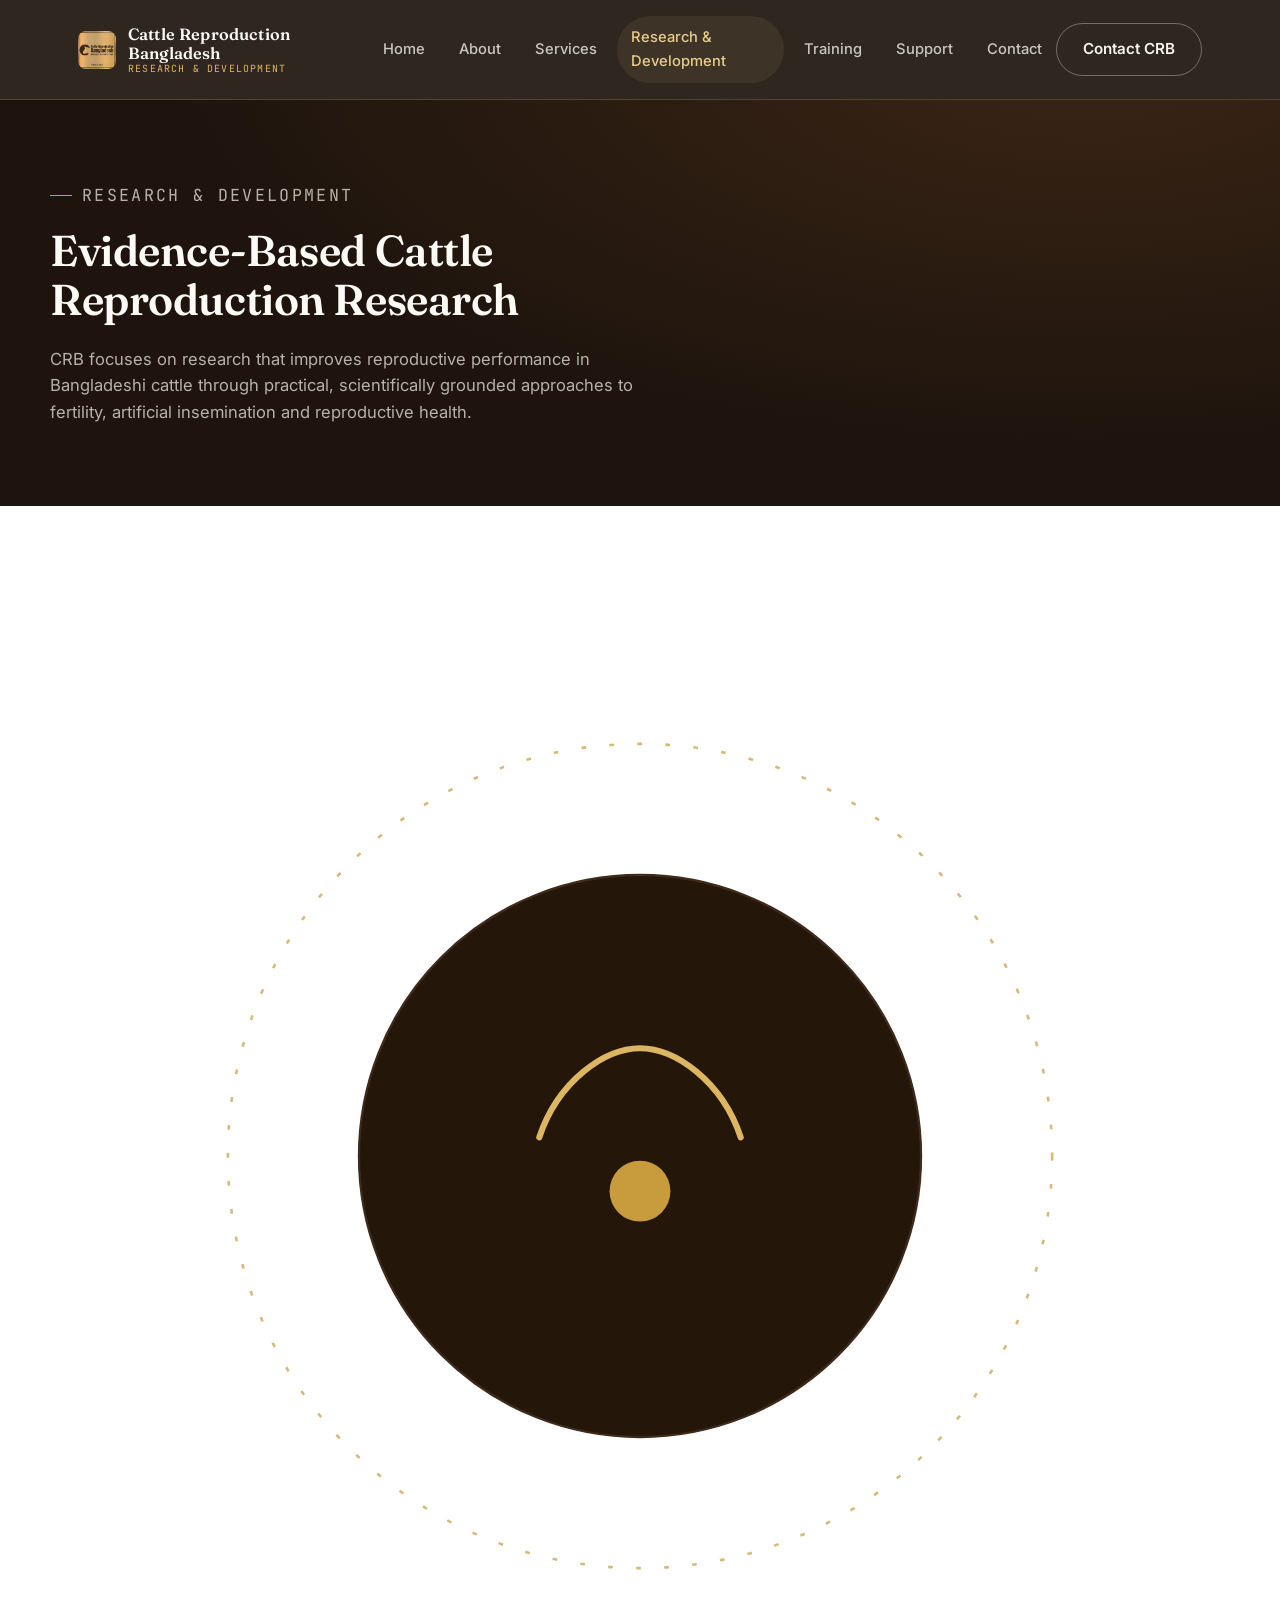
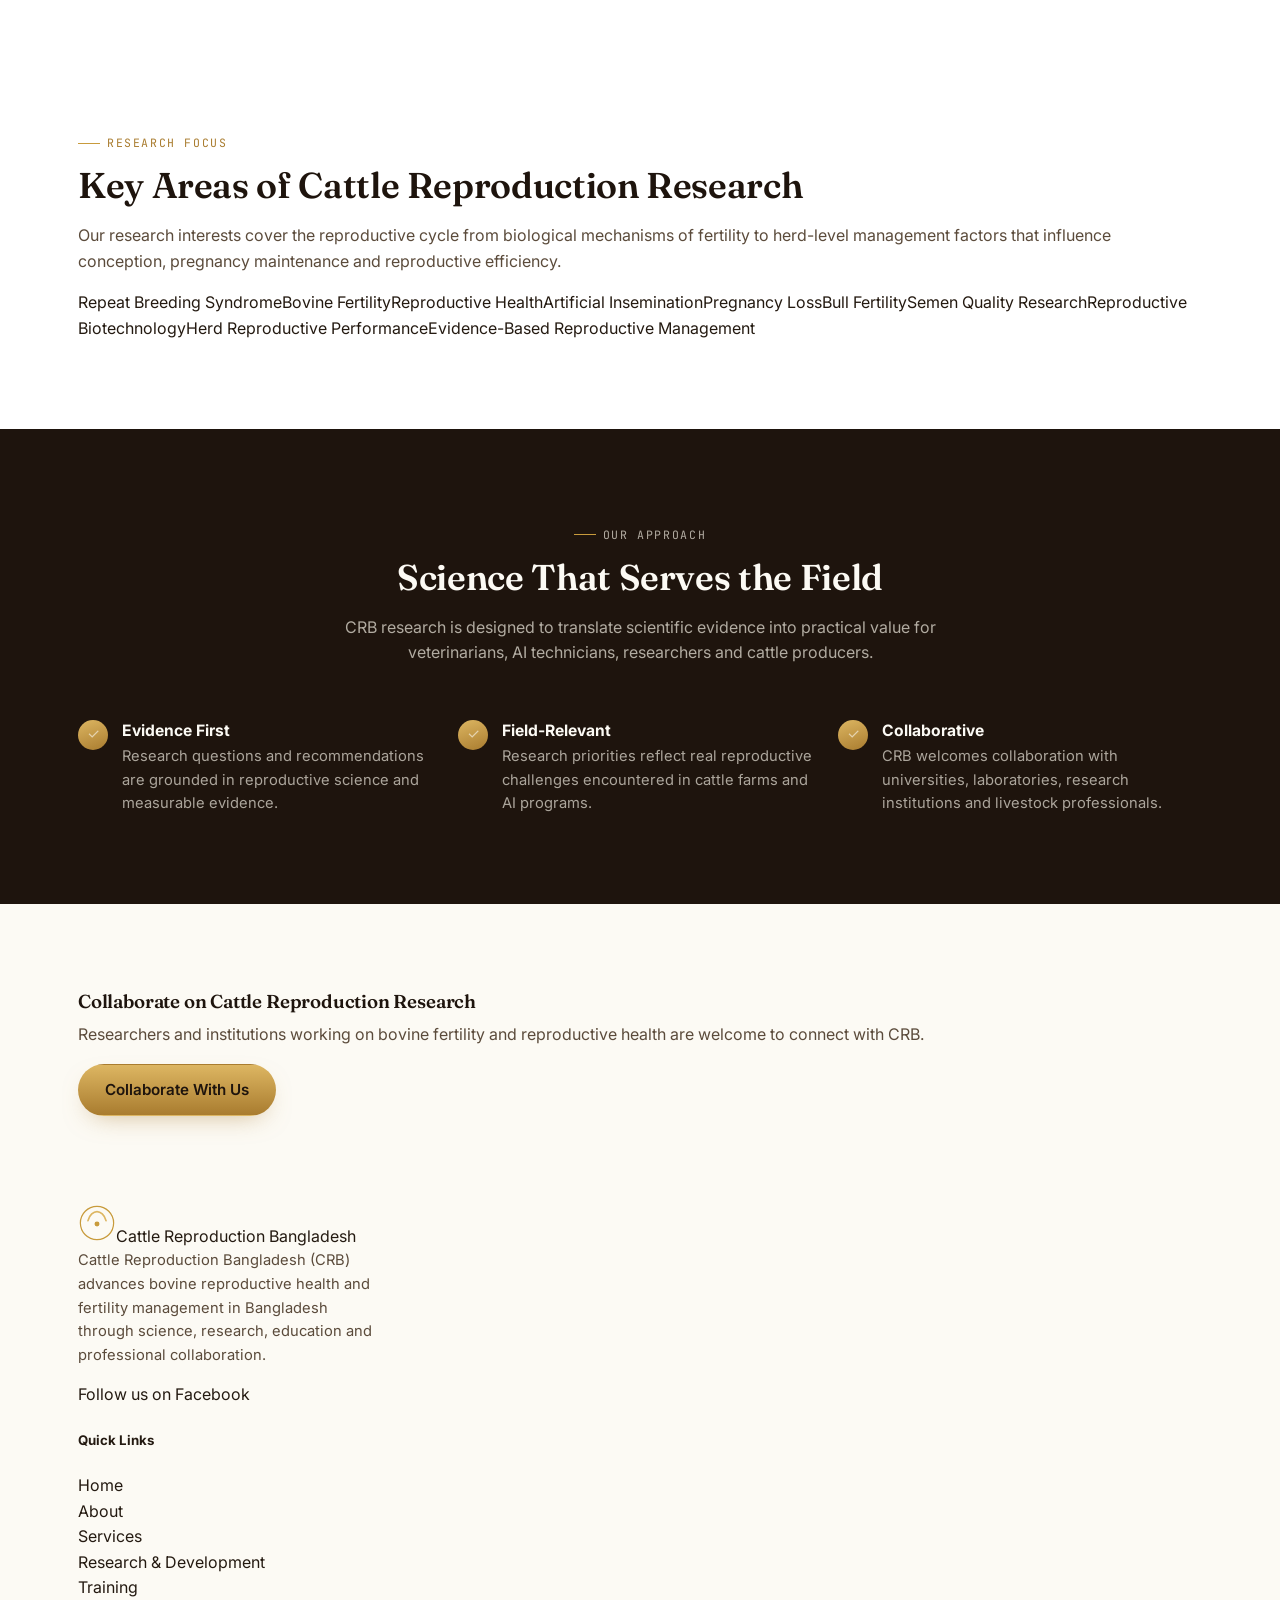
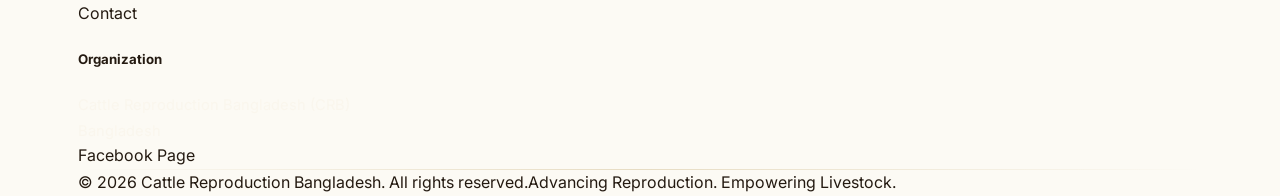
<file: research.html>
<!DOCTYPE html>
<html lang="en">
<head>
<meta charset="UTF-8">
<meta name="viewport" content="width=device-width, initial-scale=1.0">
<title>Cattle Reproduction Research in Bangladesh | CRB</title>
<meta name="description" content="Cattle Reproduction Bangladesh (CRB) conducts evidence-based research on repeat breeding, bovine fertility, artificial insemination, bull fertility, semen quality and reproductive health in Bangladesh.">
<meta name="robots" content="index, follow, max-image-preview:large">
<link rel="canonical" href="https://asadrimonar-bd.github.io/CRB-Website/research.html">
<meta property="og:title" content="Cattle Reproduction Research in Bangladesh | CRB">
<meta property="og:description" content="Evidence-based research on repeat breeding, bovine fertility, artificial insemination, bull fertility, semen quality and reproductive health in Bangladesh.">
<meta property="og:type" content="website">
<meta property="og:url" content="https://asadrimonar-bd.github.io/CRB-Website/research.html">
<meta property="og:site_name" content="Cattle Reproduction Bangladesh">
<meta name="twitter:card" content="summary">
<meta name="twitter:title" content="Cattle Reproduction Research in Bangladesh | CRB">
<meta name="twitter:description" content="Research and development in bovine reproductive health, fertility and reproductive biotechnology.">
<meta name="theme-color" content="#1E140D">
<link rel="icon" href="data:image/svg+xml,%3Csvg xmlns='http://www.w3.org/2000/svg' viewBox='0 0 40 40'%3E%3Crect width='40' height='40' rx='9' fill='%231E140D'/%3E%3Ccircle cx='20' cy='20' r='14.5' stroke='%23C89B3C' stroke-width='1.4'/%3E%3Cpath d='M11.5 17.5C13 12 17 9 20 9s7 3 8.5 8.5' stroke='%23DDB662' stroke-width='2' stroke-linecap='round' fill='none'/%3E%3Ccircle cx='20' cy='21' r='2.8' fill='%23C89B3C'/%3E%3C/svg%3E">
<link rel="preconnect" href="https://fonts.googleapis.com">
<link rel="stylesheet" href="style.css">
<script type="application/ld+json">
{
  "@context":"https://schema.org",
  "@type":"WebPage",
  "name":"Cattle Reproduction Research in Bangladesh | CRB",
  "url":"https://asadrimonar-bd.github.io/CRB-Website/research.html",
  "description":"Evidence-based research on bovine fertility, repeat breeding, artificial insemination, bull fertility, semen quality and reproductive health in Bangladesh.",
  "isPartOf":{
    "@type":"WebSite",
    "name":"Cattle Reproduction Bangladesh",
    "url":"https://asadrimonar-bd.github.io/CRB-Website/"
  },
  "about":[
    {"@type":"Thing","name":"Bovine reproduction"},
    {"@type":"Thing","name":"Repeat breeding in cattle"},
    {"@type":"Thing","name":"Artificial insemination"},
    {"@type":"Thing","name":"Bovine fertility"}
  ],
  "inLanguage":"en"
}
</script>
</head>
<body>
<a class="skip-link" href="#main-content">Skip to main content</a>
<header class="site-header">
  <div class="header-inner">
    <a href="index.html" class="brand">
      <img src="1787755400803.jpg" alt="Cattle Reproduction Bangladesh logo" class="brand-mark" width="40" height="40">
      <span class="brand-text"><span class="brand-name">Cattle Reproduction Bangladesh</span><span class="brand-sub">Research &amp; Development</span></span>
    </a>
    <nav class="main-nav" id="main-nav" aria-label="Primary">
      <a href="index.html">Home</a><a href="about.html">About</a><a href="services.html">Services</a><a href="research.html" aria-current="page">Research &amp; Development</a><a href="training.html">Training</a><a href="support.html">Support</a><a href="contact.html">Contact</a>
    </nav>
    <div class="header-actions"><a href="contact.html" class="btn btn-outline">Contact CRB</a><button class="nav-toggle" aria-label="Toggle menu" aria-expanded="false" aria-controls="main-nav"><svg viewBox="0 0 24 24" fill="none" stroke="currentColor" stroke-width="1.8" stroke-linecap="round"><path d="M3 6h18M3 12h18M3 18h18"/></svg></button></div>
  </div>
</header>
<main id="main-content">
<section class="page-header"><div class="page-header-inner reveal"><p class="eyebrow">Research &amp; Development</p><h1>Evidence-Based Cattle Reproduction Research</h1><p>CRB focuses on research that improves reproductive performance in Bangladeshi cattle through practical, scientifically grounded approaches to fertility, artificial insemination and reproductive health.</p></div></section>
<section class="section-white"><div class="container"><div class="split"><div class="split-media reveal"><div class="emblem-frame"><svg viewBox="0 0 480 480" fill="none" xmlns="http://www.w3.org/2000/svg" aria-label="Cattle reproduction research emblem"><circle cx="240" cy="240" r="176" stroke="#C89B3C" stroke-width="1.1" stroke-dasharray="2 10" opacity=".7"/><circle cx="240" cy="240" r="120" fill="#241608" stroke="#3D2A1B" stroke-width="1"/><path d="M197 232c8-24 28-38 43-38s35 14 43 38" stroke="#DDB662" stroke-width="2.6" stroke-linecap="round"/><circle cx="240" cy="255" r="13" fill="#C89B3C"/></svg></div></div><div class="reveal"><p class="eyebrow">Research Focus</p><h2>Key Areas of Cattle Reproduction Research</h2><p>Our research interests cover the reproductive cycle from biological mechanisms of fertility to herd-level management factors that influence conception, pregnancy maintenance and reproductive efficiency.</p><div class="tag-row"><span class="tag">Repeat Breeding Syndrome</span><span class="tag">Bovine Fertility</span><span class="tag">Reproductive Health</span><span class="tag">Artificial Insemination</span><span class="tag">Pregnancy Loss</span><span class="tag">Bull Fertility</span><span class="tag">Semen Quality Research</span><span class="tag">Reproductive Biotechnology</span><span class="tag">Herd Reproductive Performance</span><span class="tag">Evidence-Based Reproductive Management</span></div></div></div></div></section>
<section class="section-dark"><div class="container"><div class="section-head center reveal"><p class="eyebrow" style="justify-content:center;">Our Approach</p><h2>Science That Serves the Field</h2><p>CRB research is designed to translate scientific evidence into practical value for veterinarians, AI technicians, researchers and cattle producers.</p></div><div class="check-list grid grid-3"><div class="check-row reveal"><span class="check-icon">✓</span><span><strong>Evidence First</strong><span>Research questions and recommendations are grounded in reproductive science and measurable evidence.</span></span></div><div class="check-row reveal"><span class="check-icon">✓</span><span><strong>Field-Relevant</strong><span>Research priorities reflect real reproductive challenges encountered in cattle farms and AI programs.</span></span></div><div class="check-row reveal"><span class="check-icon">✓</span><span><strong>Collaborative</strong><span>CRB welcomes collaboration with universities, laboratories, research institutions and livestock professionals.</span></span></div></div></div></section>
<section class="section-cream"><div class="container"><div class="cta-banner reveal"><div><h3>Collaborate on Cattle Reproduction Research</h3><p>Researchers and institutions working on bovine fertility and reproductive health are welcome to connect with CRB.</p></div><a href="contact.html" class="btn btn-gold">Collaborate With Us</a></div></div></section>
</main>
<footer class="site-footer"><div class="container"><div class="footer-grid"><div><div class="footer-brand"><svg class="brand-mark" viewBox="0 0 40 40" fill="none" xmlns="http://www.w3.org/2000/svg"><circle cx="20" cy="20" r="17.5" stroke="#C89B3C" stroke-width="1.3"/><path d="M10.5 17.5C12 11.5 16.5 8 20 8s8 3.5 9.5 9.5" stroke="#DDB662" stroke-width="1.8" stroke-linecap="round"/><circle cx="20" cy="21" r="2.6" fill="#C89B3C"/></svg><span class="footer-brand-name">Cattle Reproduction Bangladesh</span></div><p style="max-width:34ch;font-size:.92rem;">Cattle Reproduction Bangladesh (CRB) advances bovine reproductive health and fertility management in Bangladesh through science, research, education and professional collaboration.</p><a class="social-btn" href="https://www.facebook.com/share/1JZMtWLhfo/" target="_blank" rel="noopener">Follow us on Facebook</a></div><div><h5>Quick Links</h5><ul><li><a href="index.html">Home</a></li><li><a href="about.html">About</a></li><li><a href="services.html">Services</a></li><li><a href="research.html">Research &amp; Development</a></li><li><a href="training.html">Training</a></li><li><a href="contact.html">Contact</a></li></ul></div><div><h5>Organization</h5><ul><li><span style="color:rgba(248,243,232,.62);font-size:.92rem;">Cattle Reproduction Bangladesh (CRB)</span></li><li><span style="color:rgba(248,243,232,.62);font-size:.92rem;">Bangladesh</span></li><li><a href="https://www.facebook.com/share/1JZMtWLhfo/" target="_blank" rel="noopener">Facebook Page</a></li></ul></div></div><div class="divider"></div><div class="footer-bottom"><span>&copy; <span id="year">2026</span> Cattle Reproduction Bangladesh. All rights reserved.</span><span>Advancing Reproduction. Empowering Livestock.</span></div></div></footer>
<script src="script.js"></script>
</body>
</html>
</file>
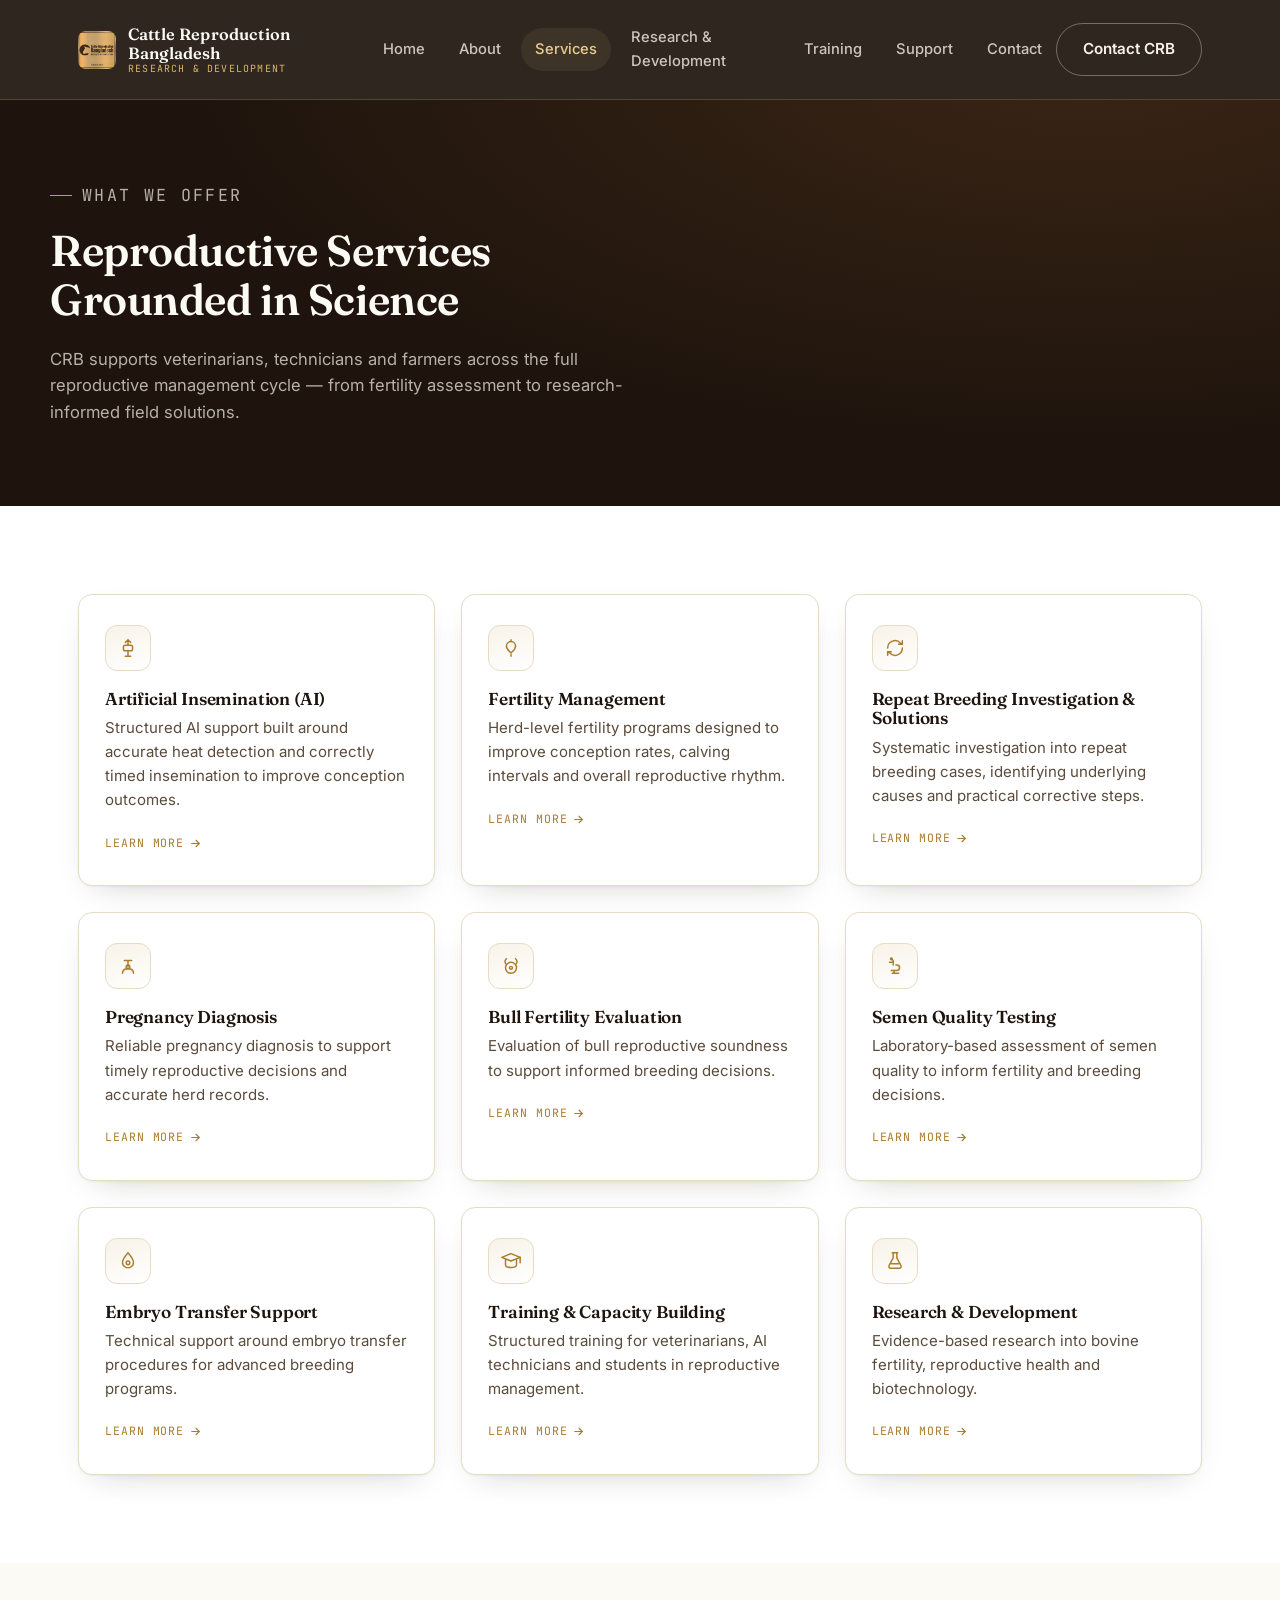
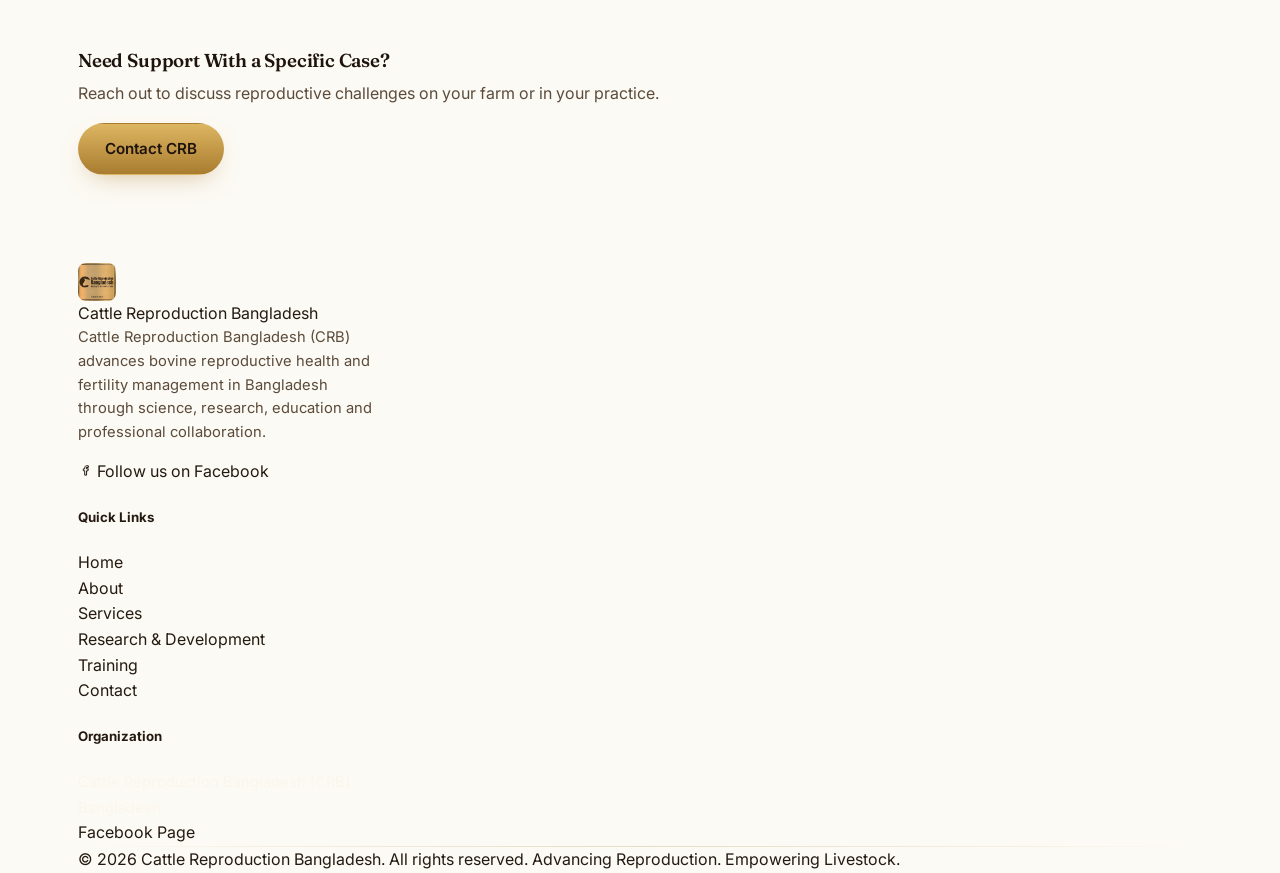
<file: services.html>
<!DOCTYPE html>
<html lang="en">
<head>
<meta charset="UTF-8">
<meta name="viewport" content="width=device-width, initial-scale=1.0">
<title>Services | Cattle Reproduction Bangladesh (CRB)</title>
<meta name="description" content="Explore CRB's reproductive services, from artificial insemination to research and development.">
<meta property="og:title" content="Services | Cattle Reproduction Bangladesh (CRB)">
<meta property="og:description" content="Explore CRB's reproductive services, from artificial insemination to research and development.">
<meta property="og:type" content="website">
<meta name="theme-color" content="#1E140D">
<link rel="icon" href="data:image/svg+xml,%3Csvg xmlns='http://www.w3.org/2000/svg' viewBox='0 0 40 40'%3E%3Crect width='40' height='40' rx='9' fill='%231E140D'/%3E%3Ccircle cx='20' cy='20' r='14.5' stroke='%23C89B3C' stroke-width='1.4'/%3E%3Cpath d='M11.5 17.5C13 12 17 9 20 9s7 3 8.5 8.5' stroke='%23DDB662' stroke-width='2' stroke-linecap='round' fill='none'/%3E%3Ccircle cx='20' cy='21' r='2.8' fill='%23C89B3C'/%3E%3C/svg%3E">
<link rel="preconnect" href="https://fonts.googleapis.com">
<link rel="stylesheet" href="style.css">
</head>
<body>
<a class="skip-link" href="#main-content">Skip to main content</a>
  <header class="site-header">
    <div class="header-inner">
      <a href="index.html" class="brand">
        <img src="1787755400803.jpg" alt="Cattle Reproduction Bangladesh Logo" class="brand-mark">
        <span class="brand-text">
          <span class="brand-name">Cattle Reproduction Bangladesh</span>
          <span class="brand-sub">Research &amp; Development</span>
        </span>
      </a>
      <nav class="main-nav" id="main-nav" aria-label="Primary">
      <a href="index.html">Home</a>
      <a href="about.html">About</a>
      <a href="services.html" aria-current="page">Services</a>
      <a href="research.html">Research & Development</a>
      <a href="training.html">Training</a>
      <a href="support.html">Support</a>
      <a href="contact.html">Contact</a>
      </nav>
      <div class="header-actions">
        <a href="contact.html" class="btn btn-outline">Contact CRB</a>
        <button class="nav-toggle" aria-label="Toggle menu" aria-expanded="false" aria-controls="main-nav">
          <svg viewBox="0 0 24 24" fill="none" stroke="currentColor" stroke-width="1.8" stroke-linecap="round"><path d="M3 6h18M3 12h18M3 18h18"/></svg>
        </button>
      </div>
    </div>
  </header>
  <main id="main-content">
  <section class="page-header">
    <div class="page-header-inner reveal">
      <p class="eyebrow">What We Offer</p>
      <h1>Reproductive Services Grounded in Science</h1>
      <p>CRB supports veterinarians, technicians and farmers across the full reproductive management cycle &mdash; from fertility assessment to research-informed field solutions.</p>
    </div>
  </section>

  <section class="section-white">
    <div class="container">
      <div class="grid grid-3">
        <div class="card reveal">
          <div class="card-icon"><svg viewBox="0 0 24 24" width="22" height="22" fill="none" stroke="currentColor" stroke-width="1.6" stroke-linecap="round" stroke-linejoin="round"><path d="M12 3v6M12 3l3 3M12 3 9 6"/><rect x="7" y="9" width="10" height="6" rx="2"/><path d="M12 15v6M9 21h6"/></svg></div>
          <h3>Artificial Insemination (AI)</h3>
          <p>Structured AI support built around accurate heat detection and correctly timed insemination to improve conception outcomes.</p>
          <a class="card-link" href="contact.html">Learn More <svg viewBox="0 0 24 24" fill="none" stroke="currentColor" stroke-width="2" stroke-linecap="round" stroke-linejoin="round"><path d="M5 12h14"/><path d="M13 6l6 6-6 6"/></svg></a>
        </div>
        <div class="card reveal">
          <div class="card-icon"><svg viewBox="0 0 24 24" width="22" height="22" fill="none" stroke="currentColor" stroke-width="1.6" stroke-linecap="round" stroke-linejoin="round"><path d="M12 5a5 5 0 0 1 5 5c0 3-2.2 4.6-5 7.5C9.2 14.6 7 13 7 10a5 5 0 0 1 5-5Z"/><path d="M12 3v2M12 19v2"/></svg></div>
          <h3>Fertility Management</h3>
          <p>Herd-level fertility programs designed to improve conception rates, calving intervals and overall reproductive rhythm.</p>
          <a class="card-link" href="contact.html">Learn More <svg viewBox="0 0 24 24" fill="none" stroke="currentColor" stroke-width="2" stroke-linecap="round" stroke-linejoin="round"><path d="M5 12h14"/><path d="M13 6l6 6-6 6"/></svg></a>
        </div>
        <div class="card reveal">
          <div class="card-icon"><svg viewBox="0 0 24 24" width="22" height="22" fill="none" stroke="currentColor" stroke-width="1.6" stroke-linecap="round" stroke-linejoin="round"><path d="M4 12a8 8 0 0 1 14-5.3L20 8"/><path d="M20 4v4h-4"/><path d="M20 12a8 8 0 0 1-14 5.3L4 16"/><path d="M4 20v-4h4"/></svg></div>
          <h3>Repeat Breeding Investigation & Solutions</h3>
          <p>Systematic investigation into repeat breeding cases, identifying underlying causes and practical corrective steps.</p>
          <a class="card-link" href="contact.html">Learn More <svg viewBox="0 0 24 24" fill="none" stroke="currentColor" stroke-width="2" stroke-linecap="round" stroke-linejoin="round"><path d="M5 12h14"/><path d="M13 6l6 6-6 6"/></svg></a>
        </div>
        <div class="card reveal">
          <div class="card-icon"><svg viewBox="0 0 24 24" width="22" height="22" fill="none" stroke="currentColor" stroke-width="1.6" stroke-linecap="round" stroke-linejoin="round"><circle cx="12" cy="13" r="2"/><path d="M12 13v-6"/><path d="M8 6h8"/><path d="M6 20c0-3.3 2.7-5 6-5s6 1.7 6 5"/></svg></div>
          <h3>Pregnancy Diagnosis</h3>
          <p>Reliable pregnancy diagnosis to support timely reproductive decisions and accurate herd records.</p>
          <a class="card-link" href="contact.html">Learn More <svg viewBox="0 0 24 24" fill="none" stroke="currentColor" stroke-width="2" stroke-linecap="round" stroke-linejoin="round"><path d="M5 12h14"/><path d="M13 6l6 6-6 6"/></svg></a>
        </div>
        <div class="card reveal">
          <div class="card-icon"><svg viewBox="0 0 24 24" width="22" height="22" fill="none" stroke="currentColor" stroke-width="1.6" stroke-linecap="round" stroke-linejoin="round"><circle cx="12" cy="14" r="6"/><path d="M6.5 10c-1.5-2-1-4.5.5-6M17.5 10c1.5-2 1-4.5-.5-6"/><circle cx="12" cy="14" r="1.6"/></svg></div>
          <h3>Bull Fertility Evaluation</h3>
          <p>Evaluation of bull reproductive soundness to support informed breeding decisions.</p>
          <a class="card-link" href="contact.html">Learn More <svg viewBox="0 0 24 24" fill="none" stroke="currentColor" stroke-width="2" stroke-linecap="round" stroke-linejoin="round"><path d="M5 12h14"/><path d="M13 6l6 6-6 6"/></svg></a>
        </div>
        <div class="card reveal">
          <div class="card-icon"><svg viewBox="0 0 24 24" width="22" height="22" fill="none" stroke="currentColor" stroke-width="1.6" stroke-linecap="round" stroke-linejoin="round"><path d="M9 20h7"/><path d="M11 20v-3"/><path d="M8 17h6a3 3 0 0 0 0-6h-1"/><path d="M10 11V6l-2-2"/><path d="M6 8h4"/><circle cx="8" cy="4.2" r="1"/></svg></div>
          <h3>Semen Quality Testing</h3>
          <p>Laboratory-based assessment of semen quality to inform fertility and breeding decisions.</p>
          <a class="card-link" href="contact.html">Learn More <svg viewBox="0 0 24 24" fill="none" stroke="currentColor" stroke-width="2" stroke-linecap="round" stroke-linejoin="round"><path d="M5 12h14"/><path d="M13 6l6 6-6 6"/></svg></a>
        </div>
        <div class="card reveal">
          <div class="card-icon"><svg viewBox="0 0 24 24" width="22" height="22" fill="none" stroke="currentColor" stroke-width="1.6" stroke-linecap="round" stroke-linejoin="round"><path d="M12 3c3 3.5 6 7.2 6 10.5A6 6 0 1 1 6 13.5C6 10.2 9 6.5 12 3Z"/><circle cx="12" cy="14" r="2"/></svg></div>
          <h3>Embryo Transfer Support</h3>
          <p>Technical support around embryo transfer procedures for advanced breeding programs.</p>
          <a class="card-link" href="contact.html">Learn More <svg viewBox="0 0 24 24" fill="none" stroke="currentColor" stroke-width="2" stroke-linecap="round" stroke-linejoin="round"><path d="M5 12h14"/><path d="M13 6l6 6-6 6"/></svg></a>
        </div>
        <div class="card reveal">
          <div class="card-icon"><svg viewBox="0 0 24 24" width="22" height="22" fill="none" stroke="currentColor" stroke-width="1.6" stroke-linecap="round" stroke-linejoin="round"><path d="M12 4 2 8l10 4 10-4-10-4Z"/><path d="M6 10.5V16c0 1.7 2.7 3 6 3s6-1.3 6-3v-5.5"/><path d="M22 8v6"/></svg></div>
          <h3>Training & Capacity Building</h3>
          <p>Structured training for veterinarians, AI technicians and students in reproductive management.</p>
          <a class="card-link" href="contact.html">Learn More <svg viewBox="0 0 24 24" fill="none" stroke="currentColor" stroke-width="2" stroke-linecap="round" stroke-linejoin="round"><path d="M5 12h14"/><path d="M13 6l6 6-6 6"/></svg></a>
        </div>
        <div class="card reveal">
          <div class="card-icon"><svg viewBox="0 0 24 24" width="22" height="22" fill="none" stroke="currentColor" stroke-width="1.6" stroke-linecap="round" stroke-linejoin="round"><path d="M9 3h6"/><path d="M10 3v5.5L5.5 17a2 2 0 0 0 1.8 3h9.4a2 2 0 0 0 1.8-3L14 8.5V3"/><path d="M8 15h8"/></svg></div>
          <h3>Research & Development</h3>
          <p>Evidence-based research into bovine fertility, reproductive health and biotechnology.</p>
          <a class="card-link" href="contact.html">Learn More <svg viewBox="0 0 24 24" fill="none" stroke="currentColor" stroke-width="2" stroke-linecap="round" stroke-linejoin="round"><path d="M5 12h14"/><path d="M13 6l6 6-6 6"/></svg></a>
        </div>
      </div>
    </div>
  </section>

  <section class="section-cream">
    <div class="container">
      <div class="cta-banner reveal">
        <div>
          <h3>Need Support With a Specific Case?</h3>
          <p>Reach out to discuss reproductive challenges on your farm or in your practice.</p>
        </div>
        <a href="contact.html" class="btn btn-gold">Contact CRB</a>
      </div>
    </div>
  </section>
  </main>
  <footer class="site-footer">
    <div class="container">
      <div class="footer-grid">
        <div>
          <div class="footer-brand">
            <img src="1787755400803.jpg" alt="Cattle Reproduction Bangladesh Logo" class="brand-mark">
            <span class="footer-brand-name">Cattle Reproduction Bangladesh</span>
          </div>
          <p style="max-width:34ch; font-size:.92rem;">Cattle Reproduction Bangladesh (CRB) advances bovine reproductive health and fertility management in Bangladesh through science, research, education and professional collaboration.</p>
          <a class="social-btn" href="https://www.facebook.com/share/1JZMtWLhfo/" target="_blank" rel="noopener">
            <svg viewBox="0 0 24 24" width="15" height="15" fill="none" stroke="currentColor" stroke-width="1.6" stroke-linecap="round" stroke-linejoin="round"><path d="M14 9h2.5V6H14c-2 0-3.3 1.4-3.3 3.5V11H8.5v3H10.7v7h3V14h2.3l.5-3H13.7v-1.3c0-.7.4-1.1 1.1-1.1Z"/></svg> Follow us on Facebook
          </a>
        </div>
        <div>
          <h5>Quick Links</h5>
          <ul>
            <li><a href="index.html">Home</a></li>
            <li><a href="about.html">About</a></li>
            <li><a href="services.html">Services</a></li>
            <li><a href="research.html">Research &amp; Development</a></li>
            <li><a href="training.html">Training</a></li>
            <li><a href="contact.html">Contact</a></li>
          </ul>
        </div>
        <div>
          <h5>Organization</h5>
          <ul>
            <li><span style="color:rgba(248,243,232,0.62); font-size:.92rem;">Cattle Reproduction Bangladesh (CRB)</span></li>
            <li><span style="color:rgba(248,243,232,0.62); font-size:.92rem;">Bangladesh</span></li>
            <li><a href="https://www.facebook.com/share/1JZMtWLhfo/" target="_blank" rel="noopener">Facebook Page</a></li>
          </ul>
        </div>
      </div>
      <div class="divider"></div>
      <div class="footer-bottom">
        <span>&copy; <span id="year">2026</span> Cattle Reproduction Bangladesh. All rights reserved.</span>
        <span>Advancing Reproduction. Empowering Livestock.</span>
      </div>
    </div>
  </footer>
<script src="script.js"></script>
</body>
</html>
</file>
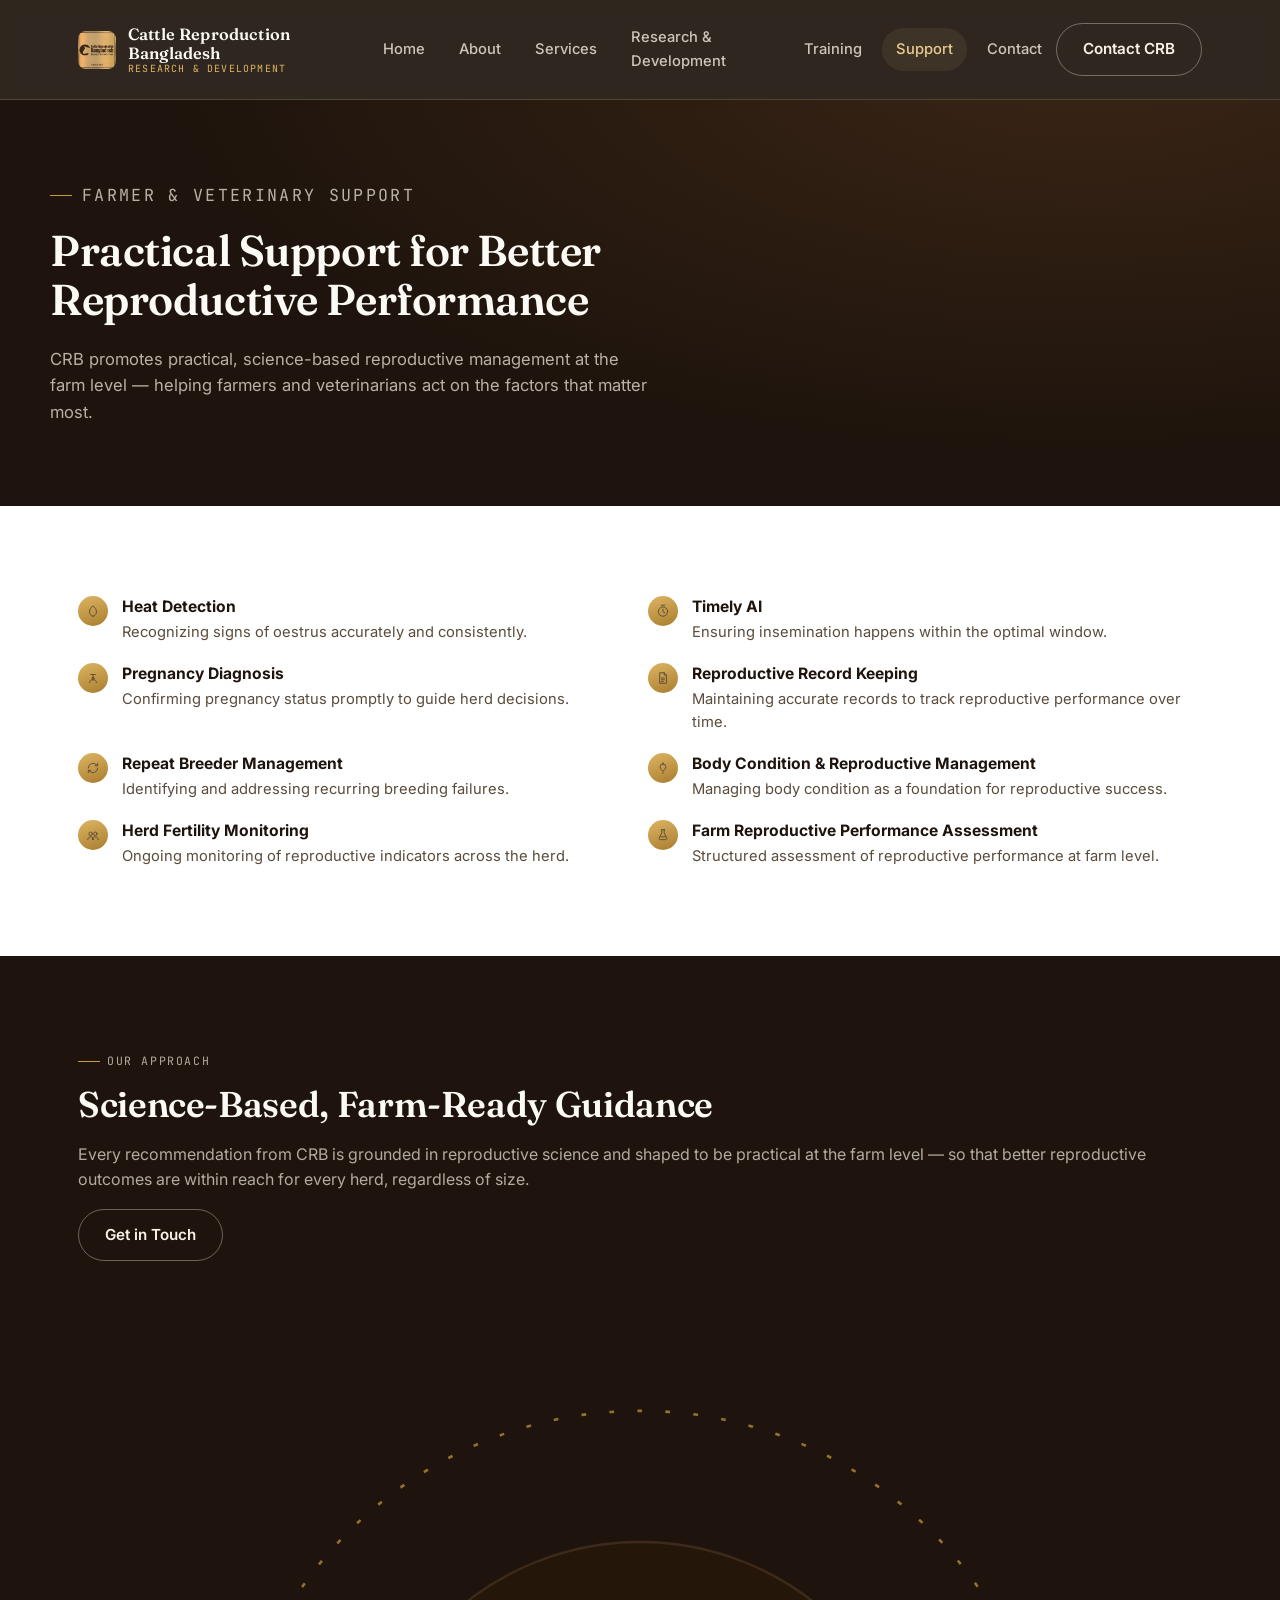
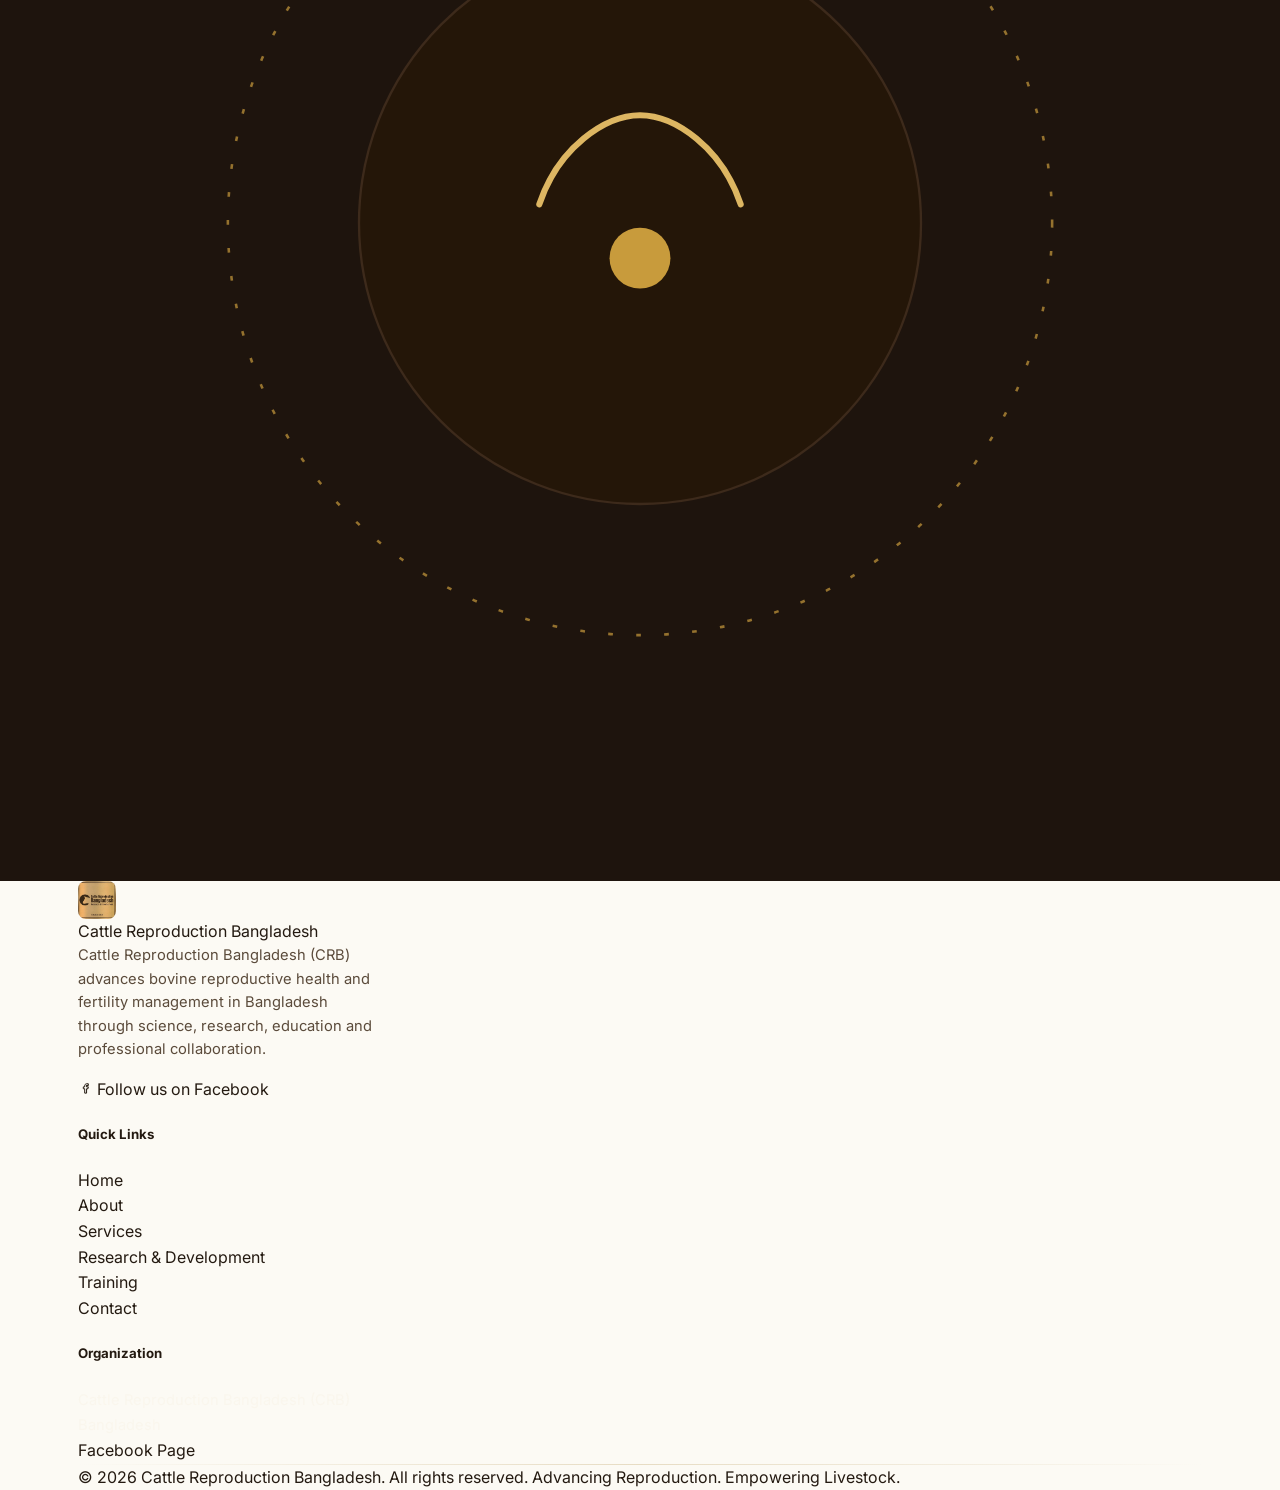
<file: support.html>
<!DOCTYPE html>
<html lang="en">
<head>
<meta charset="UTF-8">
<meta name="viewport" content="width=device-width, initial-scale=1.0">
<title>Farmer & Veterinary Support | Cattle Reproduction Bangladesh (CRB)</title>
<meta name="description" content="Practical, science-based reproductive management support for farmers and veterinarians.">
<meta property="og:title" content="Farmer & Veterinary Support | Cattle Reproduction Bangladesh (CRB)">
<meta property="og:description" content="Practical, science-based reproductive management support for farmers and veterinarians.">
<meta property="og:type" content="website">
<meta name="theme-color" content="#1E140D">
<link rel="icon" href="data:image/svg+xml,%3Csvg xmlns='http://www.w3.org/2000/svg' viewBox='0 0 40 40'%3E%3Crect width='40' height='40' rx='9' fill='%231E140D'/%3E%3Ccircle cx='20' cy='20' r='14.5' stroke='%23C89B3C' stroke-width='1.4'/%3E%3Cpath d='M11.5 17.5C13 12 17 9 20 9s7 3 8.5 8.5' stroke='%23DDB662' stroke-width='2' stroke-linecap='round' fill='none'/%3E%3Ccircle cx='20' cy='21' r='2.8' fill='%23C89B3C'/%3E%3C/svg%3E">
<link rel="preconnect" href="https://fonts.googleapis.com">
<link rel="stylesheet" href="style.css">
</head>
<body>
<a class="skip-link" href="#main-content">Skip to main content</a>
  <header class="site-header">
    <div class="header-inner">
      <a href="index.html" class="brand">
        <img src="1787755400803.jpg" alt="Cattle Reproduction Bangladesh Logo" class="brand-mark">
        <span class="brand-text">
          <span class="brand-name">Cattle Reproduction Bangladesh</span>
          <span class="brand-sub">Research &amp; Development</span>
        </span>
      </a>
      <nav class="main-nav" id="main-nav" aria-label="Primary">
      <a href="index.html">Home</a>
      <a href="about.html">About</a>
      <a href="services.html">Services</a>
      <a href="research.html">Research & Development</a>
      <a href="training.html">Training</a>
      <a href="support.html" aria-current="page">Support</a>
      <a href="contact.html">Contact</a>
      </nav>
      <div class="header-actions">
        <a href="contact.html" class="btn btn-outline">Contact CRB</a>
        <button class="nav-toggle" aria-label="Toggle menu" aria-expanded="false" aria-controls="main-nav">
          <svg viewBox="0 0 24 24" fill="none" stroke="currentColor" stroke-width="1.8" stroke-linecap="round"><path d="M3 6h18M3 12h18M3 18h18"/></svg>
        </button>
      </div>
    </div>
  </header>
  <main id="main-content">
  <section class="page-header">
    <div class="page-header-inner reveal">
      <p class="eyebrow">Farmer &amp; Veterinary Support</p>
      <h1>Practical Support for Better Reproductive Performance</h1>
      <p>CRB promotes practical, science-based reproductive management at the farm level &mdash; helping farmers and veterinarians act on the factors that matter most.</p>
    </div>
  </section>

  <section class="section-white">
    <div class="container">
      <div class="check-list grid grid-2">
        <div class="check-row reveal">
          <span class="check-icon"><svg viewBox="0 0 24 24" width="14" height="14" fill="none" stroke="currentColor" stroke-width="1.6" stroke-linecap="round" stroke-linejoin="round"><path d="M12 21c4-1 6-4 6-7.5C18 9 15 6 12 3 9 6 6 9 6 13.5 6 17 8 20 12 21Z"/></svg></span>
          <span><strong>Heat Detection</strong><span>Recognizing signs of oestrus accurately and consistently.</span></span>
        </div>
        <div class="check-row reveal">
          <span class="check-icon"><svg viewBox="0 0 24 24" width="14" height="14" fill="none" stroke="currentColor" stroke-width="1.6" stroke-linecap="round" stroke-linejoin="round"><circle cx="12" cy="13" r="8"/><path d="M12 9v4l3 2"/><path d="M9 2h6"/></svg></span>
          <span><strong>Timely AI</strong><span>Ensuring insemination happens within the optimal window.</span></span>
        </div>
        <div class="check-row reveal">
          <span class="check-icon"><svg viewBox="0 0 24 24" width="14" height="14" fill="none" stroke="currentColor" stroke-width="1.6" stroke-linecap="round" stroke-linejoin="round"><circle cx="12" cy="13" r="2"/><path d="M12 13v-6"/><path d="M8 6h8"/><path d="M6 20c0-3.3 2.7-5 6-5s6 1.7 6 5"/></svg></span>
          <span><strong>Pregnancy Diagnosis</strong><span>Confirming pregnancy status promptly to guide herd decisions.</span></span>
        </div>
        <div class="check-row reveal">
          <span class="check-icon"><svg viewBox="0 0 24 24" width="14" height="14" fill="none" stroke="currentColor" stroke-width="1.6" stroke-linecap="round" stroke-linejoin="round"><path d="M7 3h7l4 4v14H7z"/><path d="M14 3v4h4"/><path d="M9.5 12h5M9.5 15h5M9.5 18h3"/></svg></span>
          <span><strong>Reproductive Record Keeping</strong><span>Maintaining accurate records to track reproductive performance over time.</span></span>
        </div>
        <div class="check-row reveal">
          <span class="check-icon"><svg viewBox="0 0 24 24" width="14" height="14" fill="none" stroke="currentColor" stroke-width="1.6" stroke-linecap="round" stroke-linejoin="round"><path d="M4 12a8 8 0 0 1 14-5.3L20 8"/><path d="M20 4v4h-4"/><path d="M20 12a8 8 0 0 1-14 5.3L4 16"/><path d="M4 20v-4h4"/></svg></span>
          <span><strong>Repeat Breeder Management</strong><span>Identifying and addressing recurring breeding failures.</span></span>
        </div>
        <div class="check-row reveal">
          <span class="check-icon"><svg viewBox="0 0 24 24" width="14" height="14" fill="none" stroke="currentColor" stroke-width="1.6" stroke-linecap="round" stroke-linejoin="round"><path d="M12 5a5 5 0 0 1 5 5c0 3-2.2 4.6-5 7.5C9.2 14.6 7 13 7 10a5 5 0 0 1 5-5Z"/><path d="M12 3v2M12 19v2"/></svg></span>
          <span><strong>Body Condition & Reproductive Management</strong><span>Managing body condition as a foundation for reproductive success.</span></span>
        </div>
        <div class="check-row reveal">
          <span class="check-icon"><svg viewBox="0 0 24 24" width="14" height="14" fill="none" stroke="currentColor" stroke-width="1.6" stroke-linecap="round" stroke-linejoin="round"><circle cx="8" cy="10" r="3"/><circle cx="16" cy="10" r="3"/><path d="M3 20c0-3 2.5-5 5-5s5 2 5 5"/><path d="M11 20c0-3 2.5-5 5-5s5 2 5 5"/></svg></span>
          <span><strong>Herd Fertility Monitoring</strong><span>Ongoing monitoring of reproductive indicators across the herd.</span></span>
        </div>
        <div class="check-row reveal">
          <span class="check-icon"><svg viewBox="0 0 24 24" width="14" height="14" fill="none" stroke="currentColor" stroke-width="1.6" stroke-linecap="round" stroke-linejoin="round"><path d="M9 3h6"/><path d="M10 3v5.5L5.5 17a2 2 0 0 0 1.8 3h9.4a2 2 0 0 0 1.8-3L14 8.5V3"/><path d="M8 15h8"/></svg></span>
          <span><strong>Farm Reproductive Performance Assessment</strong><span>Structured assessment of reproductive performance at farm level.</span></span>
        </div>
      </div>
    </div>
  </section>

  <section class="section-dark">
    <div class="container">
      <div class="split">
        <div class="reveal">
          <p class="eyebrow">Our Approach</p>
          <h2>Science-Based, Farm-Ready Guidance</h2>
          <p>Every recommendation from CRB is grounded in reproductive science and shaped to be practical at the farm level &mdash; so that better reproductive outcomes are within reach for every herd, regardless of size.</p>
          <a href="contact.html" class="btn btn-outline">Get in Touch</a>
        </div>
        <div class="split-media reveal">
          <div class="emblem-frame"><svg viewBox="0 0 480 480" fill="none" xmlns="http://www.w3.org/2000/svg">
  <circle cx="240" cy="240" r="176" stroke="#C89B3C" stroke-width="1.1" stroke-dasharray="2 10" opacity="0.7"/>
  <circle cx="240" cy="240" r="120" fill="#241608" stroke="#3D2A1B" stroke-width="1"/>
  <path d="M197 232c8-24 28-38 43-38s35 14 43 38" stroke="#DDB662" stroke-width="2.6" stroke-linecap="round"/>
  <circle cx="240" cy="255" r="13" fill="#C89B3C"/>
</svg></div>
        </div>
      </div>
    </div>
  </section>
  </main>
  <footer class="site-footer">
    <div class="container">
      <div class="footer-grid">
        <div>
          <div class="footer-brand">
            <img src="1787755400803.jpg" alt="Cattle Reproduction Bangladesh Logo" class="brand-mark">
            <span class="footer-brand-name">Cattle Reproduction Bangladesh</span>
          </div>
          <p style="max-width:34ch; font-size:.92rem;">Cattle Reproduction Bangladesh (CRB) advances bovine reproductive health and fertility management in Bangladesh through science, research, education and professional collaboration.</p>
          <a class="social-btn" href="https://www.facebook.com/share/1JZMtWLhfo/" target="_blank" rel="noopener">
            <svg viewBox="0 0 24 24" width="15" height="15" fill="none" stroke="currentColor" stroke-width="1.6" stroke-linecap="round" stroke-linejoin="round"><path d="M14 9h2.5V6H14c-2 0-3.3 1.4-3.3 3.5V11H8.5v3H10.7v7h3V14h2.3l.5-3H13.7v-1.3c0-.7.4-1.1 1.1-1.1Z"/></svg> Follow us on Facebook
          </a>
        </div>
        <div>
          <h5>Quick Links</h5>
          <ul>
            <li><a href="index.html">Home</a></li>
            <li><a href="about.html">About</a></li>
            <li><a href="services.html">Services</a></li>
            <li><a href="research.html">Research &amp; Development</a></li>
            <li><a href="training.html">Training</a></li>
            <li><a href="contact.html">Contact</a></li>
          </ul>
        </div>
        <div>
          <h5>Organization</h5>
          <ul>
            <li><span style="color:rgba(248,243,232,0.62); font-size:.92rem;">Cattle Reproduction Bangladesh (CRB)</span></li>
            <li><span style="color:rgba(248,243,232,0.62); font-size:.92rem;">Bangladesh</span></li>
            <li><a href="https://www.facebook.com/share/1JZMtWLhfo/" target="_blank" rel="noopener">Facebook Page</a></li>
          </ul>
        </div>
      </div>
      <div class="divider"></div>
      <div class="footer-bottom">
        <span>&copy; <span id="year">2026</span> Cattle Reproduction Bangladesh. All rights reserved.</span>
        <span>Advancing Reproduction. Empowering Livestock.</span>
      </div>
    </div>
  </footer>
<script src="script.js"></script>
</body>
</html>
</file>
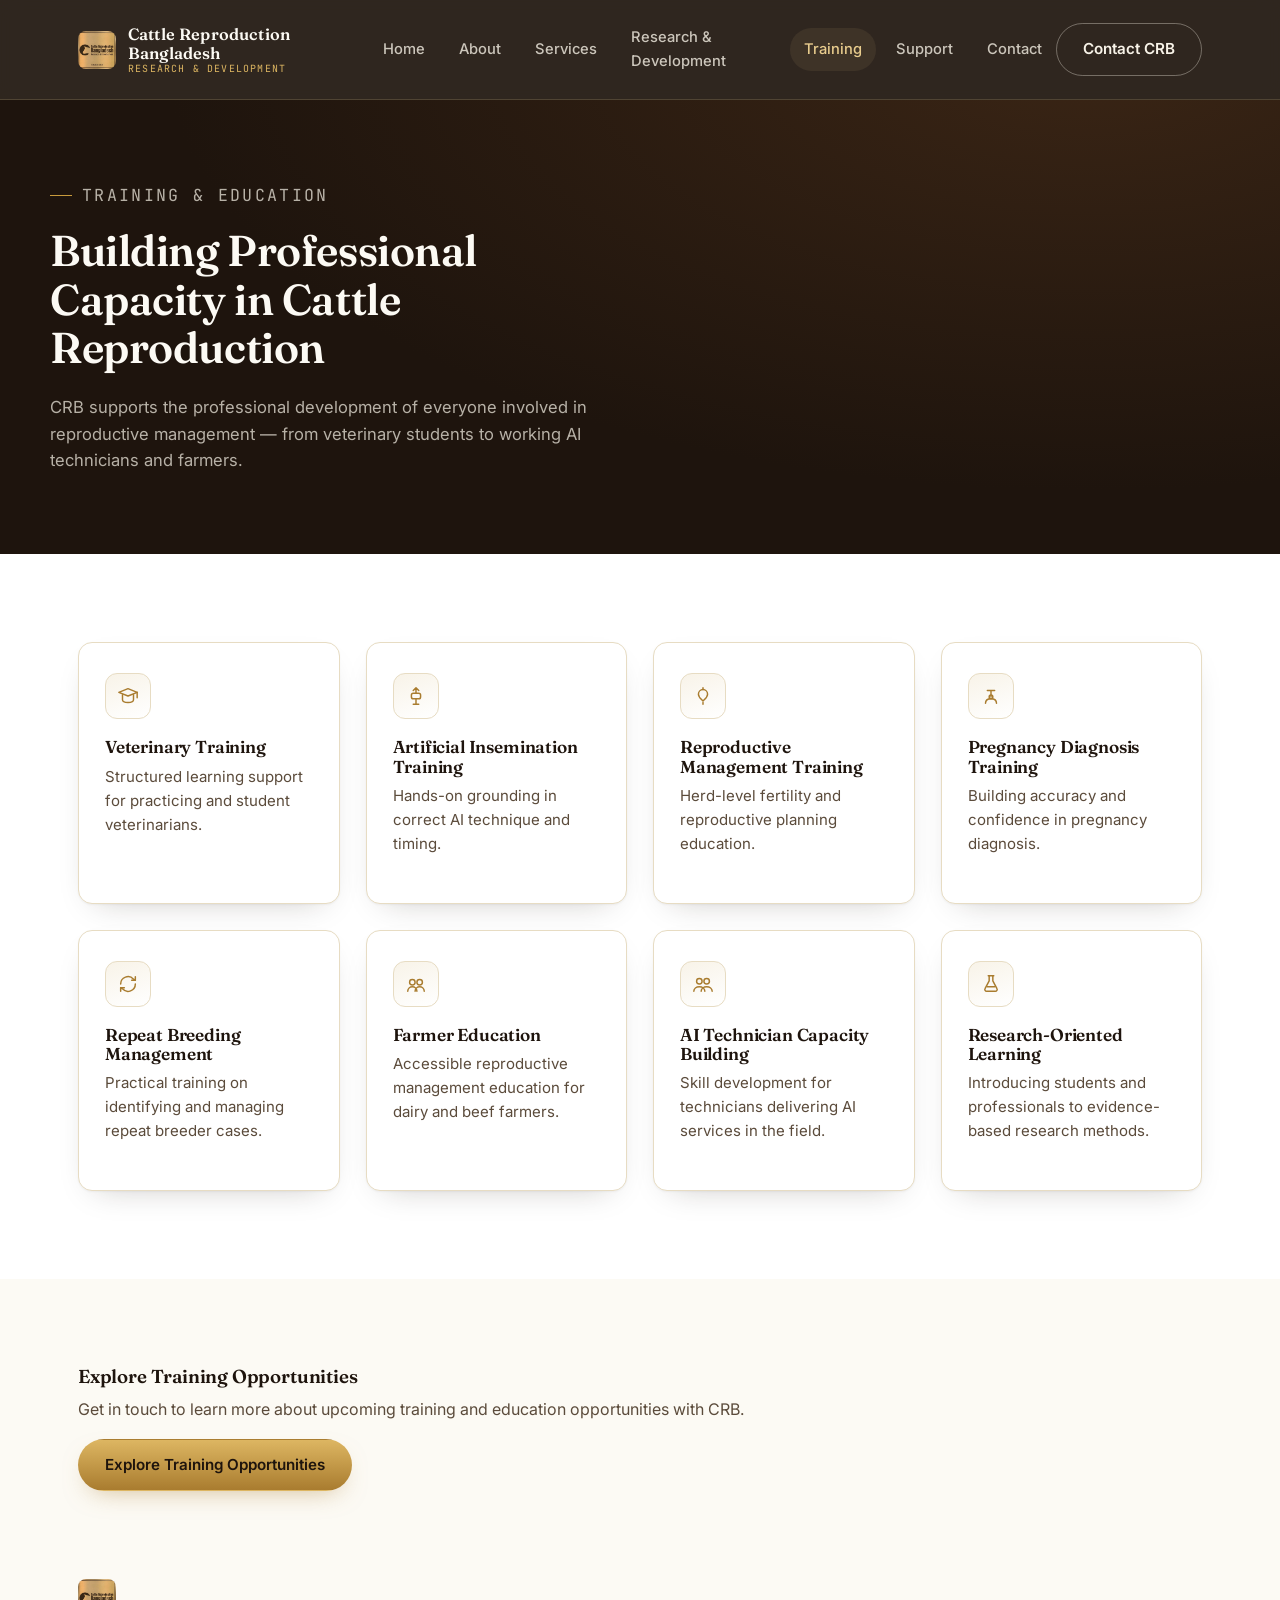
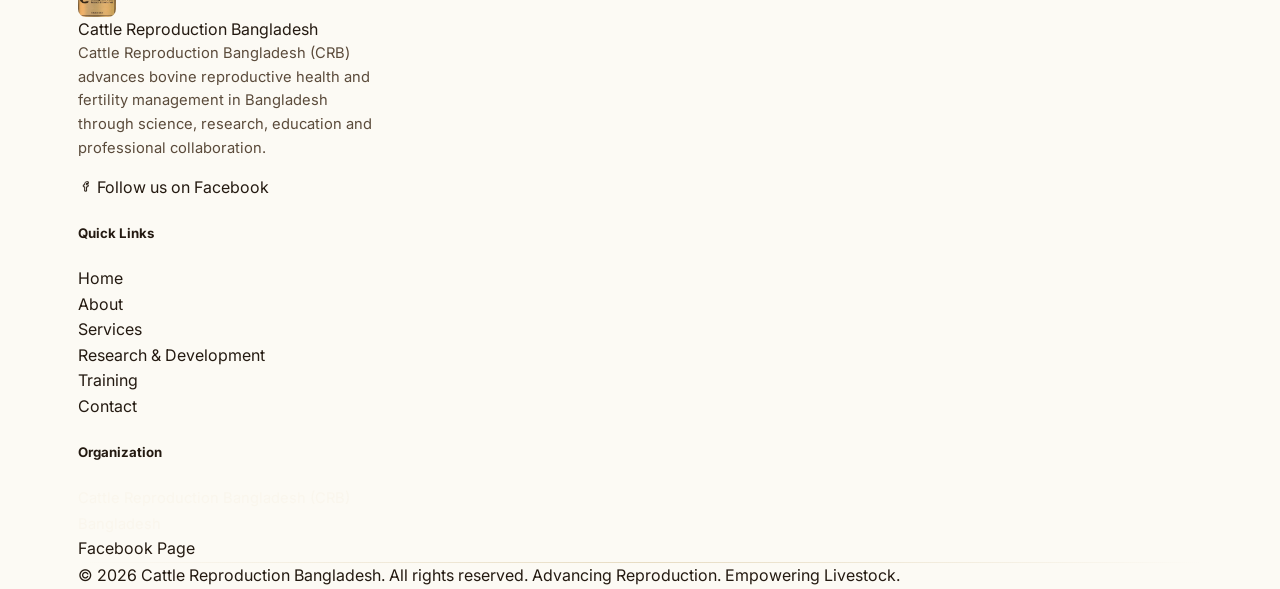
<file: training.html>
<!DOCTYPE html>
<html lang="en">
<head>
<meta charset="UTF-8">
<meta name="viewport" content="width=device-width, initial-scale=1.0">
<title>Training & Education | Cattle Reproduction Bangladesh (CRB)</title>
<meta name="description" content="Professional training and capacity building in cattle reproduction from CRB.">
<meta property="og:title" content="Training & Education | Cattle Reproduction Bangladesh (CRB)">
<meta property="og:description" content="Professional training and capacity building in cattle reproduction from CRB.">
<meta property="og:type" content="website">
<meta name="theme-color" content="#1E140D">
<link rel="icon" href="data:image/svg+xml,%3Csvg xmlns='http://www.w3.org/2000/svg' viewBox='0 0 40 40'%3E%3Crect width='40' height='40' rx='9' fill='%231E140D'/%3E%3Ccircle cx='20' cy='20' r='14.5' stroke='%23C89B3C' stroke-width='1.4'/%3E%3Cpath d='M11.5 17.5C13 12 17 9 20 9s7 3 8.5 8.5' stroke='%23DDB662' stroke-width='2' stroke-linecap='round' fill='none'/%3E%3Ccircle cx='20' cy='21' r='2.8' fill='%23C89B3C'/%3E%3C/svg%3E">
<link rel="preconnect" href="https://fonts.googleapis.com">
<link rel="stylesheet" href="style.css">
</head>
<body>
<a class="skip-link" href="#main-content">Skip to main content</a>
  <header class="site-header">
    <div class="header-inner">
      <a href="index.html" class="brand">
        <img src="1787755400803.jpg" alt="Cattle Reproduction Bangladesh Logo" class="brand-mark">
        <span class="brand-text">
          <span class="brand-name">Cattle Reproduction Bangladesh</span>
          <span class="brand-sub">Research &amp; Development</span>
        </span>
      </a>
      <nav class="main-nav" id="main-nav" aria-label="Primary">
      <a href="index.html">Home</a>
      <a href="about.html">About</a>
      <a href="services.html">Services</a>
      <a href="research.html">Research & Development</a>
      <a href="training.html" aria-current="page">Training</a>
      <a href="support.html">Support</a>
      <a href="contact.html">Contact</a>
      </nav>
      <div class="header-actions">
        <a href="contact.html" class="btn btn-outline">Contact CRB</a>
        <button class="nav-toggle" aria-label="Toggle menu" aria-expanded="false" aria-controls="main-nav">
          <svg viewBox="0 0 24 24" fill="none" stroke="currentColor" stroke-width="1.8" stroke-linecap="round"><path d="M3 6h18M3 12h18M3 18h18"/></svg>
        </button>
      </div>
    </div>
  </header>
  <main id="main-content">
  <section class="page-header">
    <div class="page-header-inner reveal">
      <p class="eyebrow">Training &amp; Education</p>
      <h1>Building Professional Capacity in Cattle Reproduction</h1>
      <p>CRB supports the professional development of everyone involved in reproductive management &mdash; from veterinary students to working AI technicians and farmers.</p>
    </div>
  </section>

  <section class="section-white">
    <div class="container">
      <div class="grid grid-4">
        <div class="card reveal">
          <div class="card-icon"><svg viewBox="0 0 24 24" width="22" height="22" fill="none" stroke="currentColor" stroke-width="1.6" stroke-linecap="round" stroke-linejoin="round"><path d="M12 4 2 8l10 4 10-4-10-4Z"/><path d="M6 10.5V16c0 1.7 2.7 3 6 3s6-1.3 6-3v-5.5"/><path d="M22 8v6"/></svg></div>
          <h3>Veterinary Training</h3>
          <p>Structured learning support for practicing and student veterinarians.</p>
        </div>
        <div class="card reveal">
          <div class="card-icon"><svg viewBox="0 0 24 24" width="22" height="22" fill="none" stroke="currentColor" stroke-width="1.6" stroke-linecap="round" stroke-linejoin="round"><path d="M12 3v6M12 3l3 3M12 3 9 6"/><rect x="7" y="9" width="10" height="6" rx="2"/><path d="M12 15v6M9 21h6"/></svg></div>
          <h3>Artificial Insemination Training</h3>
          <p>Hands-on grounding in correct AI technique and timing.</p>
        </div>
        <div class="card reveal">
          <div class="card-icon"><svg viewBox="0 0 24 24" width="22" height="22" fill="none" stroke="currentColor" stroke-width="1.6" stroke-linecap="round" stroke-linejoin="round"><path d="M12 5a5 5 0 0 1 5 5c0 3-2.2 4.6-5 7.5C9.2 14.6 7 13 7 10a5 5 0 0 1 5-5Z"/><path d="M12 3v2M12 19v2"/></svg></div>
          <h3>Reproductive Management Training</h3>
          <p>Herd-level fertility and reproductive planning education.</p>
        </div>
        <div class="card reveal">
          <div class="card-icon"><svg viewBox="0 0 24 24" width="22" height="22" fill="none" stroke="currentColor" stroke-width="1.6" stroke-linecap="round" stroke-linejoin="round"><circle cx="12" cy="13" r="2"/><path d="M12 13v-6"/><path d="M8 6h8"/><path d="M6 20c0-3.3 2.7-5 6-5s6 1.7 6 5"/></svg></div>
          <h3>Pregnancy Diagnosis Training</h3>
          <p>Building accuracy and confidence in pregnancy diagnosis.</p>
        </div>
        <div class="card reveal">
          <div class="card-icon"><svg viewBox="0 0 24 24" width="22" height="22" fill="none" stroke="currentColor" stroke-width="1.6" stroke-linecap="round" stroke-linejoin="round"><path d="M4 12a8 8 0 0 1 14-5.3L20 8"/><path d="M20 4v4h-4"/><path d="M20 12a8 8 0 0 1-14 5.3L4 16"/><path d="M4 20v-4h4"/></svg></div>
          <h3>Repeat Breeding Management</h3>
          <p>Practical training on identifying and managing repeat breeder cases.</p>
        </div>
        <div class="card reveal">
          <div class="card-icon"><svg viewBox="0 0 24 24" width="22" height="22" fill="none" stroke="currentColor" stroke-width="1.6" stroke-linecap="round" stroke-linejoin="round"><circle cx="8" cy="10" r="3"/><circle cx="16" cy="10" r="3"/><path d="M3 20c0-3 2.5-5 5-5s5 2 5 5"/><path d="M11 20c0-3 2.5-5 5-5s5 2 5 5"/></svg></div>
          <h3>Farmer Education</h3>
          <p>Accessible reproductive management education for dairy and beef farmers.</p>
        </div>
        <div class="card reveal">
          <div class="card-icon"><svg viewBox="0 0 24 24" width="22" height="22" fill="none" stroke="currentColor" stroke-width="1.6" stroke-linecap="round" stroke-linejoin="round"><path d="M8 12a3 3 0 1 0 0-6 3 3 0 0 0 0 6Z"/><path d="M16 12a3 3 0 1 0 0-6 3 3 0 0 0 0 6Z"/><path d="M2 20c0-3 2.7-5 6-5s6 2 6 5"/><path d="M10 20c0-3 2.7-5 6-5s6 2 6 5"/></svg></div>
          <h3>AI Technician Capacity Building</h3>
          <p>Skill development for technicians delivering AI services in the field.</p>
        </div>
        <div class="card reveal">
          <div class="card-icon"><svg viewBox="0 0 24 24" width="22" height="22" fill="none" stroke="currentColor" stroke-width="1.6" stroke-linecap="round" stroke-linejoin="round"><path d="M9 3h6"/><path d="M10 3v5.5L5.5 17a2 2 0 0 0 1.8 3h9.4a2 2 0 0 0 1.8-3L14 8.5V3"/><path d="M8 15h8"/></svg></div>
          <h3>Research-Oriented Learning</h3>
          <p>Introducing students and professionals to evidence-based research methods.</p>
        </div>
      </div>
    </div>
  </section>

  <section class="section-cream">
    <div class="container">
      <div class="cta-banner reveal">
        <div>
          <h3>Explore Training Opportunities</h3>
          <p>Get in touch to learn more about upcoming training and education opportunities with CRB.</p>
        </div>
        <a href="contact.html" class="btn btn-gold">Explore Training Opportunities</a>
      </div>
    </div>
  </section>
  </main>
  <footer class="site-footer">
    <div class="container">
      <div class="footer-grid">
        <div>
          <div class="footer-brand">
            <img src="1787755400803.jpg" alt="Cattle Reproduction Bangladesh Logo" class="brand-mark">
            <span class="footer-brand-name">Cattle Reproduction Bangladesh</span>
          </div>
          <p style="max-width:34ch; font-size:.92rem;">Cattle Reproduction Bangladesh (CRB) advances bovine reproductive health and fertility management in Bangladesh through science, research, education and professional collaboration.</p>
          <a class="social-btn" href="https://www.facebook.com/share/1JZMtWLhfo/" target="_blank" rel="noopener">
            <svg viewBox="0 0 24 24" width="15" height="15" fill="none" stroke="currentColor" stroke-width="1.6" stroke-linecap="round" stroke-linejoin="round"><path d="M14 9h2.5V6H14c-2 0-3.3 1.4-3.3 3.5V11H8.5v3H10.7v7h3V14h2.3l.5-3H13.7v-1.3c0-.7.4-1.1 1.1-1.1Z"/></svg> Follow us on Facebook
          </a>
        </div>
        <div>
          <h5>Quick Links</h5>
          <ul>
            <li><a href="index.html">Home</a></li>
            <li><a href="about.html">About</a></li>
            <li><a href="services.html">Services</a></li>
            <li><a href="research.html">Research &amp; Development</a></li>
            <li><a href="training.html">Training</a></li>
            <li><a href="contact.html">Contact</a></li>
          </ul>
        </div>
        <div>
          <h5>Organization</h5>
          <ul>
            <li><span style="color:rgba(248,243,232,0.62); font-size:.92rem;">Cattle Reproduction Bangladesh (CRB)</span></li>
            <li><span style="color:rgba(248,243,232,0.62); font-size:.92rem;">Bangladesh</span></li>
            <li><a href="https://www.facebook.com/share/1JZMtWLhfo/" target="_blank" rel="noopener">Facebook Page</a></li>
          </ul>
        </div>
      </div>
      <div class="divider"></div>
      <div class="footer-bottom">
        <span>&copy; <span id="year">2026</span> Cattle Reproduction Bangladesh. All rights reserved.</span>
        <span>Advancing Reproduction. Empowering Livestock.</span>
      </div>
    </div>
  </footer>
<script src="script.js"></script>
</body>
</html>
</file>
<file: style.css>
/* =========================================================
   Cattle Reproduction Bangladesh (CRB) — Design System
   Palette: dark brown / warm gold / cream / white
   Display: Fraunces · Body: Inter · Utility: JetBrains Mono
   ========================================================= */

@import url('https://fonts.googleapis.com/css2?family=Fraunces:opsz,wght@9..144,400;9..144,500;9..144,600;9..144,700&family=Inter:wght@400;500;600;700&family=JetBrains+Mono:wght@500&display=swap');

:root{
  /* Colors */
  --brown-950:#1E140D;
  --brown-900:#2A1C12;
  --brown-800:#3D2A1B;
  --brown-700:#5A3E27;
  --brown-600:#7A5738;
  --gold-600:#A97C2F;
  --gold-500:#C89B3C;
  --gold-400:#DDB662;
  --gold-300:#E9CD8E;
  --cream-100:#F8F3E8;
  --cream-50:#FCFAF4;
  --white:#FFFFFF;
  --ink:#241A11;
  --ink-soft:#5B4B3B;
  --line:#E7DCC3;
  --line-dark:rgba(232,205,142,0.18);

  /* Type */
  --font-display:'Fraunces', serif;
  --font-body:'Inter', sans-serif;
  --font-mono:'JetBrains Mono', monospace;

  /* Layout */
  --max-w:1180px;
  --radius-s:6px;
  --radius-m:14px;
  --radius-l:26px;
  --shadow-card: 0 1px 2px rgba(30,20,13,0.04), 0 12px 32px -18px rgba(30,20,13,0.28);

  --ease: cubic-bezier(.22,.61,.36,1);
}

*, *::before, *::after{ box-sizing:border-box; }
html{ scroll-behavior:smooth; }
@media (prefers-reduced-motion: reduce){
  html{ scroll-behavior:auto; }
  *, *::before, *::after{ animation-duration:0.001ms !important; animation-iteration-count:1 !important; transition-duration:0.001ms !important; scroll-behavior:auto !important; }
}

body{
  margin:0;
  font-family:var(--font-body);
  background:var(--cream-50);
  color:var(--ink);
  line-height:1.6;
  -webkit-font-smoothing:antialiased;
}

img{ max-width:100%; display:block; }
a{ color:inherit; text-decoration:none; }
ul{ margin:0; padding:0; list-style:none; }
button{ font:inherit; }

h1,h2,h3,h4{
  font-family:var(--font-display);
  font-weight:600;
  line-height:1.12;
  margin:0 0 .5em;
  color:var(--brown-950);
  letter-spacing:-0.01em;
}

p{ margin:0 0 1em; color:var(--ink-soft); }

.container{
  max-width:var(--max-w);
  margin:0 auto;
  padding:0 28px;
}

:focus-visible{
  outline:2px solid var(--gold-500);
  outline-offset:3px;
  border-radius:4px;
}

.skip-link{
  position:absolute; left:-999px; top:auto;
  background:var(--gold-500); color:var(--brown-950);
  padding:12px 20px; border-radius:0 0 10px 0;
  font-weight:600; font-size:.9rem; z-index:1000;
}
.skip-link:focus{ left:0; top:0; }

/* ---------- Eyebrow / labels ---------- */
.eyebrow{
  display:inline-flex;
  align-items:center;
  gap:.6em;
  font-family:var(--font-mono);
  font-size:.72rem;
  letter-spacing:.14em;
  text-transform:uppercase;
  color:var(--gold-600);
  margin-bottom:1.1em;
}
.eyebrow::before{
  content:"";
  width:22px; height:1px;
  background:var(--gold-500);
  display:inline-block;
}

/* ---------- Buttons ---------- */
.btn{
  display:inline-flex;
  align-items:center;
  justify-content:center;
  gap:.5em;
  padding:.85em 1.7em;
  border-radius:999px;
  font-weight:600;
  font-size:.95rem;
  border:1px solid transparent;
  cursor:pointer;
  transition:transform .35s var(--ease), background .3s var(--ease), color .3s var(--ease), border-color .3s var(--ease), box-shadow .3s var(--ease);
  white-space:nowrap;
}
.btn-gold{
  background:linear-gradient(180deg, var(--gold-400), var(--gold-600));
  color:var(--brown-950);
  box-shadow:0 10px 26px -12px rgba(169,124,47,0.55);
}
.btn-gold:hover{ transform:translateY(-2px); box-shadow:0 16px 30px -12px rgba(169,124,47,0.6); }
.btn-outline{
  background:transparent;
  color:var(--cream-100);
  border-color:rgba(248,243,232,0.35);
}
.btn-outline:hover{ border-color:var(--gold-400); color:var(--gold-300); transform:translateY(-2px); }
.btn-outline-dark{
  background:transparent;
  color:var(--brown-900);
  border-color:var(--brown-700);
}
.btn-outline-dark:hover{ border-color:var(--gold-600); color:var(--gold-600); transform:translateY(-2px); }
.btn-block{ width:100%; }
.btn svg{ width:16px; height:16px; }

/* ---------- Header ---------- */
.site-header{
  position:sticky; top:0; z-index:100;
  background:rgba(30,20,13,0.92);
  backdrop-filter:blur(10px);
  border-bottom:1px solid var(--line-dark);
}
.header-inner{
  display:flex; align-items:center; justify-content:space-between;
  padding:16px 28px;
  max-width:var(--max-w); margin:0 auto;
}
.brand{ display:flex; align-items:center; gap:12px; color:var(--cream-100); }
.brand-mark{ width:38px; height:38px; flex:none; border-radius:8px; object-fit:cover; }
.brand-text{ display:flex; flex-direction:column; line-height:1.15; }
.brand-name{ font-family:var(--font-display); font-weight:600; font-size:1.02rem; color:var(--cream-50); letter-spacing:.01em; }
.brand-sub{ font-family:var(--font-mono); font-size:.62rem; letter-spacing:.12em; text-transform:uppercase; color:var(--gold-400); }

.main-nav{ display:flex; align-items:center; gap:6px; }
.main-nav a{
  padding:10px 14px;
  font-size:.92rem; font-weight:500;
  color:rgba(248,243,232,0.78);
  border-radius:999px;
  transition:color .25s, background .25s;
}
.main-nav a:hover, .main-nav a[aria-current="page"]{ color:var(--gold-300); background:rgba(232,205,142,0.08); }

.header-actions{ display:flex; align-items:center; gap:14px; }
.nav-toggle{
  display:none;
  background:none; border:1px solid rgba(248,243,232,0.3); border-radius:10px;
  width:42px; height:42px; align-items:center; justify-content:center;
  color:var(--cream-100); cursor:pointer;
}
.nav-toggle svg{ width:20px; height:20px; }

@media (max-width: 940px){
  .brand-name{ font-size:.92rem; }
  .brand-sub{ display:none; }
  .main-nav{
    position:absolute; top:100%; left:0; right:0; z-index:99;
    background:var(--brown-950);
    flex-direction:column; align-items:stretch; gap:0;
    padding:14px 20px 30px;
    transform:translateY(-8px);
    opacity:0; visibility:hidden; pointer-events:none;
    transition:opacity .3s var(--ease), transform .3s var(--ease), visibility .3s;
    max-height:calc(100vh - 100%);
    overflow-y:auto;
    box-shadow:0 24px 40px -20px rgba(0,0,0,0.4);
  }
  .main-nav.is-open{ opacity:1; transform:translateY(0); visibility:visible; pointer-events:auto; }
  .main-nav a{ padding:16px 6px; border-bottom:1px solid var(--line-dark); border-radius:0; font-size:1.02rem; }
  .header-actions .btn-outline{ display:none; }
  .nav-toggle{ display:inline-flex; }
}

/* ---------- Hero ---------- */
.hero{
  background:radial-gradient(120% 140% at 12% 0%, #382415 0%, var(--brown-950) 62%);
  color:var(--cream-100);
  position:relative;
  overflow:hidden;
}
.hero-inner{
  max-width:var(--max-w); margin:0 auto; padding:96px 28px 84px;
  display:grid; grid-template-columns:1.05fr .95fr; gap:56px; align-items:center;
}
.hero h1{
  color:var(--cream-50);
  font-size:clamp(2.4rem, 4.6vw, 3.6rem);
  margin-bottom:.3em;
}
.hero .lede{
  font-family:var(--font-display);
  font-style:italic;
  font-weight:500;
  color:var(--gold-300);
  font-size:1.18rem;
  margin-bottom:.9em;
}
.hero p.desc{ color:rgba(248,243,232,0.72); font-size:1.05rem; max-width:46ch; }
.hero-ctas{ display:flex; gap:14px; margin-top:2em; flex-wrap:wrap; }
.hero-figure{ position:relative; }
.hero-figure svg{ width:100%; height:auto; }
.tagline-strip{
  border-top:1px solid var(--line-dark);
  margin-top:64px; padding-top:26px;
  font-family:var(--font-mono); font-size:.78rem; letter-spacing:.1em; text-transform:uppercase;
  color:var(--gold-400);
}

@media (max-width: 940px){
  .hero-inner{ grid-template-columns:1fr; padding-top:56px; }
  .hero-figure{ order:-1; max-width:280px; margin:0 auto 12px; }
}

/* ---------- Page header (inner pages) ---------- */
.page-header{
  background:radial-gradient(120% 160% at 85% -10%, #3A2515 0%, var(--brown-950) 60%);
  color:var(--cream-100);
  padding:78px 28px 64px;
}
.page-header-inner{ max-width:var(--max-w); margin:0 auto; }
.page-header h1{ color:var(--cream-50); font-size:clamp(2rem, 3.6vw, 2.7rem); max-width:20ch; }
.page-header p{ color:rgba(248,243,232,0.7); max-width:60ch; font-size:1.04rem; }

/* ---------- Sections ---------- */
section{ padding:88px 0; }
.section-cream{ background:var(--cream-50); }
.section-white{ background:var(--white); }
.section-dark{ background:var(--brown-950); color:var(--cream-100); }
.section-dark h2{ color:var(--cream-50); }
.section-dark p{ color:rgba(248,243,232,0.68); }
.section-head{ max-width:640px; margin-bottom:52px; }
.section-head.center{ margin-left:auto; margin-right:auto; text-align:center; }
h2{ font-size:clamp(1.7rem, 2.8vw, 2.35rem); }
.section-foot{ margin-top:48px; }

.divider{
  width:100%; height:1px;
  background:linear-gradient(90deg, transparent, var(--line), transparent);
  border:0; margin:0;
}
.section-dark .divider{ background:linear-gradient(90deg, transparent, var(--line-dark), transparent); }

/* ---------- Grids & Cards ---------- */
.grid{ display:grid; gap:26px; }
.grid-2{ grid-template-columns:repeat(2, 1fr); }
.grid-3{ grid-template-columns:repeat(3, 1fr); }
.grid-4{ grid-template-columns:repeat(4, 1fr); }
@media (max-width: 940px){ .grid-2, .grid-3, .grid-4{ grid-template-columns:1fr 1fr; } }
@media (max-width: 640px){ .grid-2, .grid-3, .grid-4{ grid-template-columns:1fr; } }

.card{
  background:var(--white);
  border:1px solid var(--line);
  border-radius:var(--radius-m);
  padding:30px 26px;
  box-shadow:var(--shadow-card);
  transition:transform .4s var(--ease), box-shadow .4s var(--ease), border-color .4s var(--ease);
}
.card:hover{ transform:translateY(-4px); border-color:var(--gold-400); box-shadow:0 20px 40px -20px rgba(30,20,13,0.3); }
.card-icon{
  width:46px; height:46px; border-radius:12px;
  background:linear-gradient(160deg, var(--cream-100), var(--white));
  border:1px solid var(--line);
  display:flex; align-items:center; justify-content:center;
  margin-bottom:18px; color:var(--gold-600);
}
.card-icon svg{ width:22px; height:22px; }
.card h3{ font-size:1.08rem; margin-bottom:.45em; }
.card p{ font-size:.94rem; margin-bottom:1.1em; }
.card-link{
  font-family:var(--font-mono); font-size:.72rem; letter-spacing:.08em; text-transform:uppercase;
  color:var(--gold-600); display:inline-flex; align-items:center; gap:.4em;
  border-bottom:1px solid transparent; padding-bottom:2px;
  transition:border-color .25s, color .25s;
}
.card-link:hover{ border-color:var(--gold-600); }
.card-link svg{ width:13px; height:13px; transition:transform .25s var(--ease); }
.card-link:hover svg{ transform:translateX(3px); }

/* value / feature list rows */
.check-list{ display:grid; gap:16px; }
.check-row{ display:flex; align-items:flex-start; gap:14px; }
.check-icon{
  flex:none; width:30px; height:30px; border-radius:50%;
  background:linear-gradient(160deg, var(--gold-400), var(--gold-600));
  color:var(--brown-950); display:flex; align-items:center; justify-content:center;
  margin-top:2px;
}
.check-icon svg{ width:14px; height:14px; }
.check-row strong{ color:var(--brown-950); display:block; font-size:.98rem; margin-bottom:2px; }
.check-row span{ color:var(--ink-soft); font-size:.92rem; }
.section-dark .check-row strong{ color:var(--cream-50); }
.section-dark .check-row span{ color:rgba(248,243,232,0.65); }
</file>
<file: straw-counter/style.css>
*{box-sizing:border-box}body{margin:0;background:#f4f7f6;color:#10231c;font-family:Inter,system-ui,-apple-system,Segoe UI,sans-serif}main{min-height:100vh;padding:24px 14px;display:flex;flex-direction:column;align-items:center}.card{width:min(780px,100%);background:#fff;border:1px solid #dbe7e1;border-radius:24px;padding:24px;box-shadow:0 18px 55px #10231c12}header{display:flex;align-items:center;gap:14px;margin-bottom:22px}.logo{width:52px;height:52px;border-radius:16px;background:#0f5132;color:#fff;display:grid;place-items:center;font-size:30px;font-weight:900}h1{font-size:25px;margin:0}header p{margin:4px 0 0;color:#66756f}.drop{display:block;text-align:center;border:2px dashed #9eb5a9;background:#f8fbf9;border-radius:20px;padding:44px 18px;cursor:pointer}.drop:hover{background:#f1f9f4;border-color:#4b8668}.drop input{display:none}.cam{font-size:42px;margin-bottom:8px}.drop b,.drop span{display:block}.drop span{font-size:13px;color:#718078;margin-top:7px}.stage{margin-top:20px;border-radius:17px;overflow:hidden;background:#eee;border:1px solid #dbe5df}.stage canvas{width:100%;display:block}.total{text-align:center;background:#edf8f1;border-radius:18px;padding:17px;margin-top:16px}.total span{font-size:12px;font-weight:800;letter-spacing:1.5px;color:#46705b}.total strong{display:block;color:#0f5132;font-size:58px;line-height:1.05;margin-top:3px}.actions{display:flex;gap:9px;justify-content:center;flex-wrap:wrap}.actions button{border:0;border-radius:12px;padding:11px 16px;background:#0f5132;color:white;font-weight:750;cursor:pointer}.actions button:not(:first-child){background:#dcece3;color:#164f35}#status{text-align:center;color:#64736d;font-size:13px}footer{font-size:12px;color:#77857f;margin-top:12px;text-align:center}
</file>
